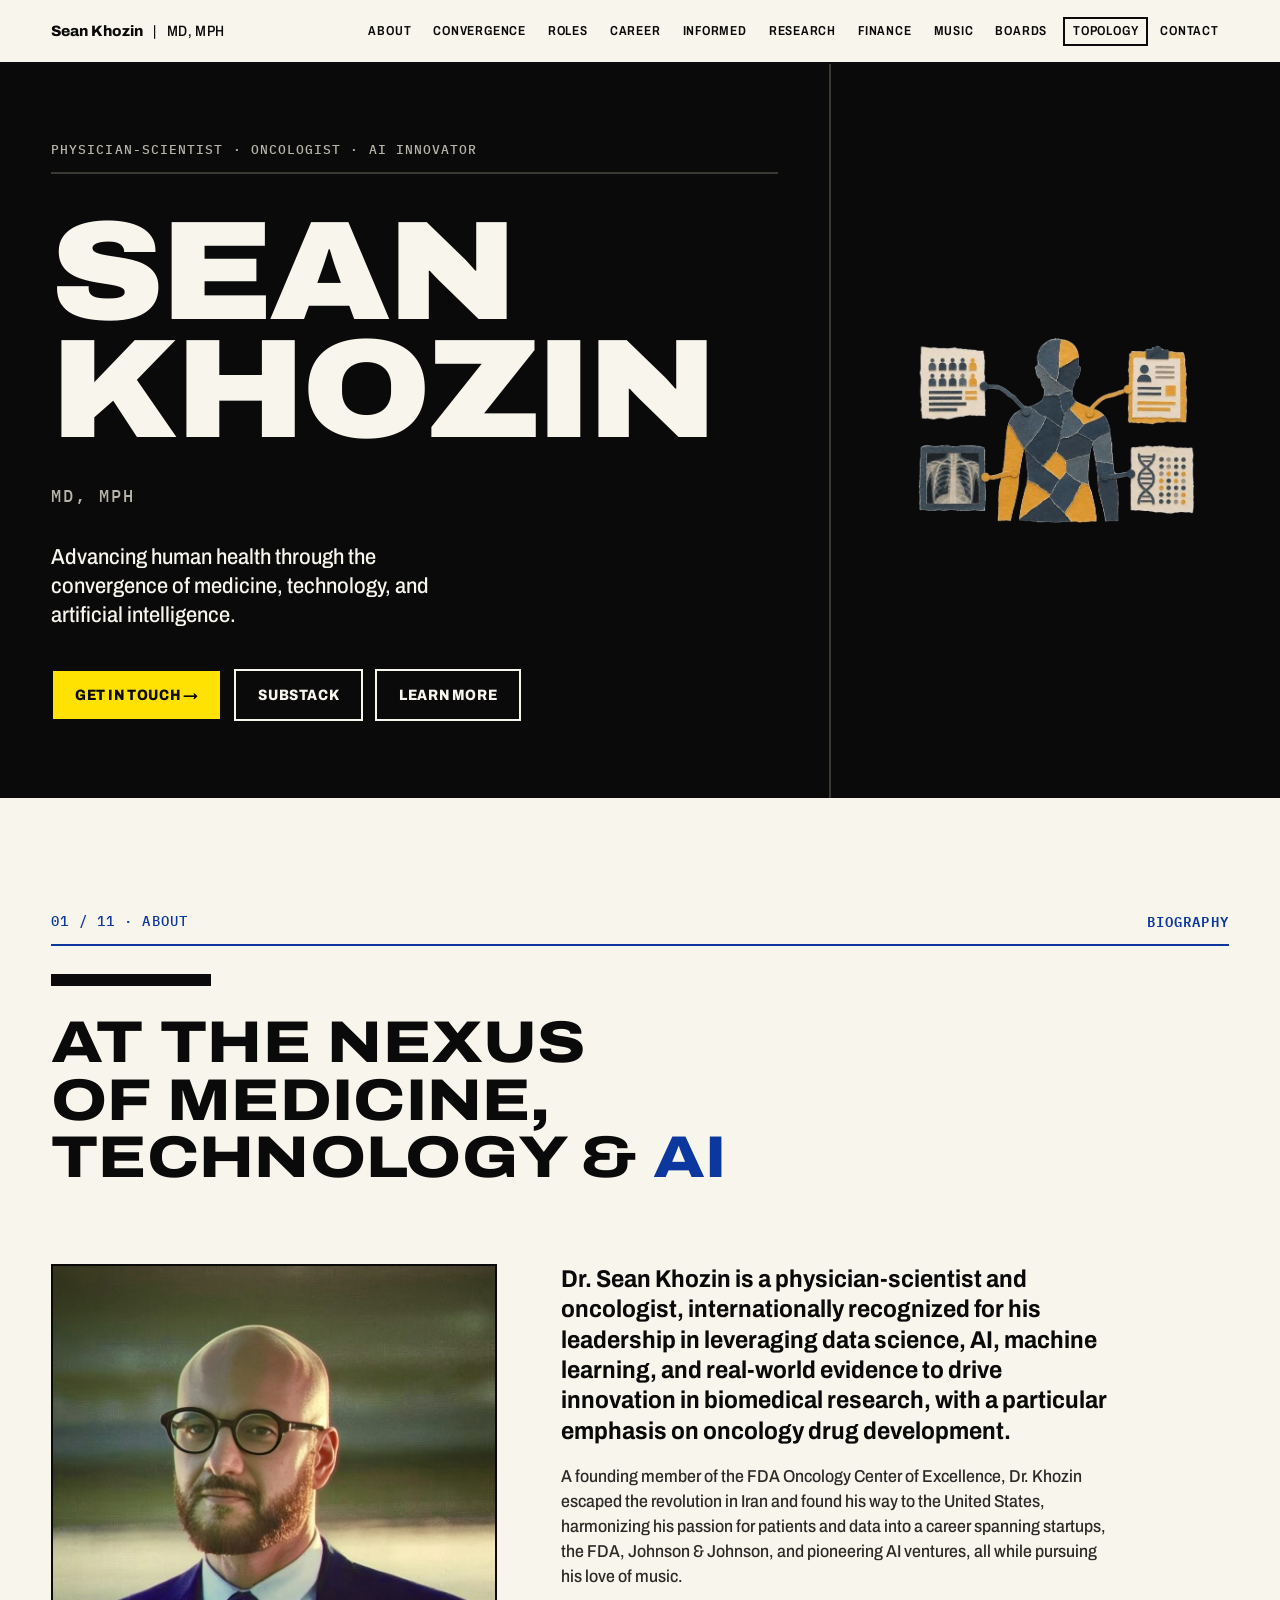
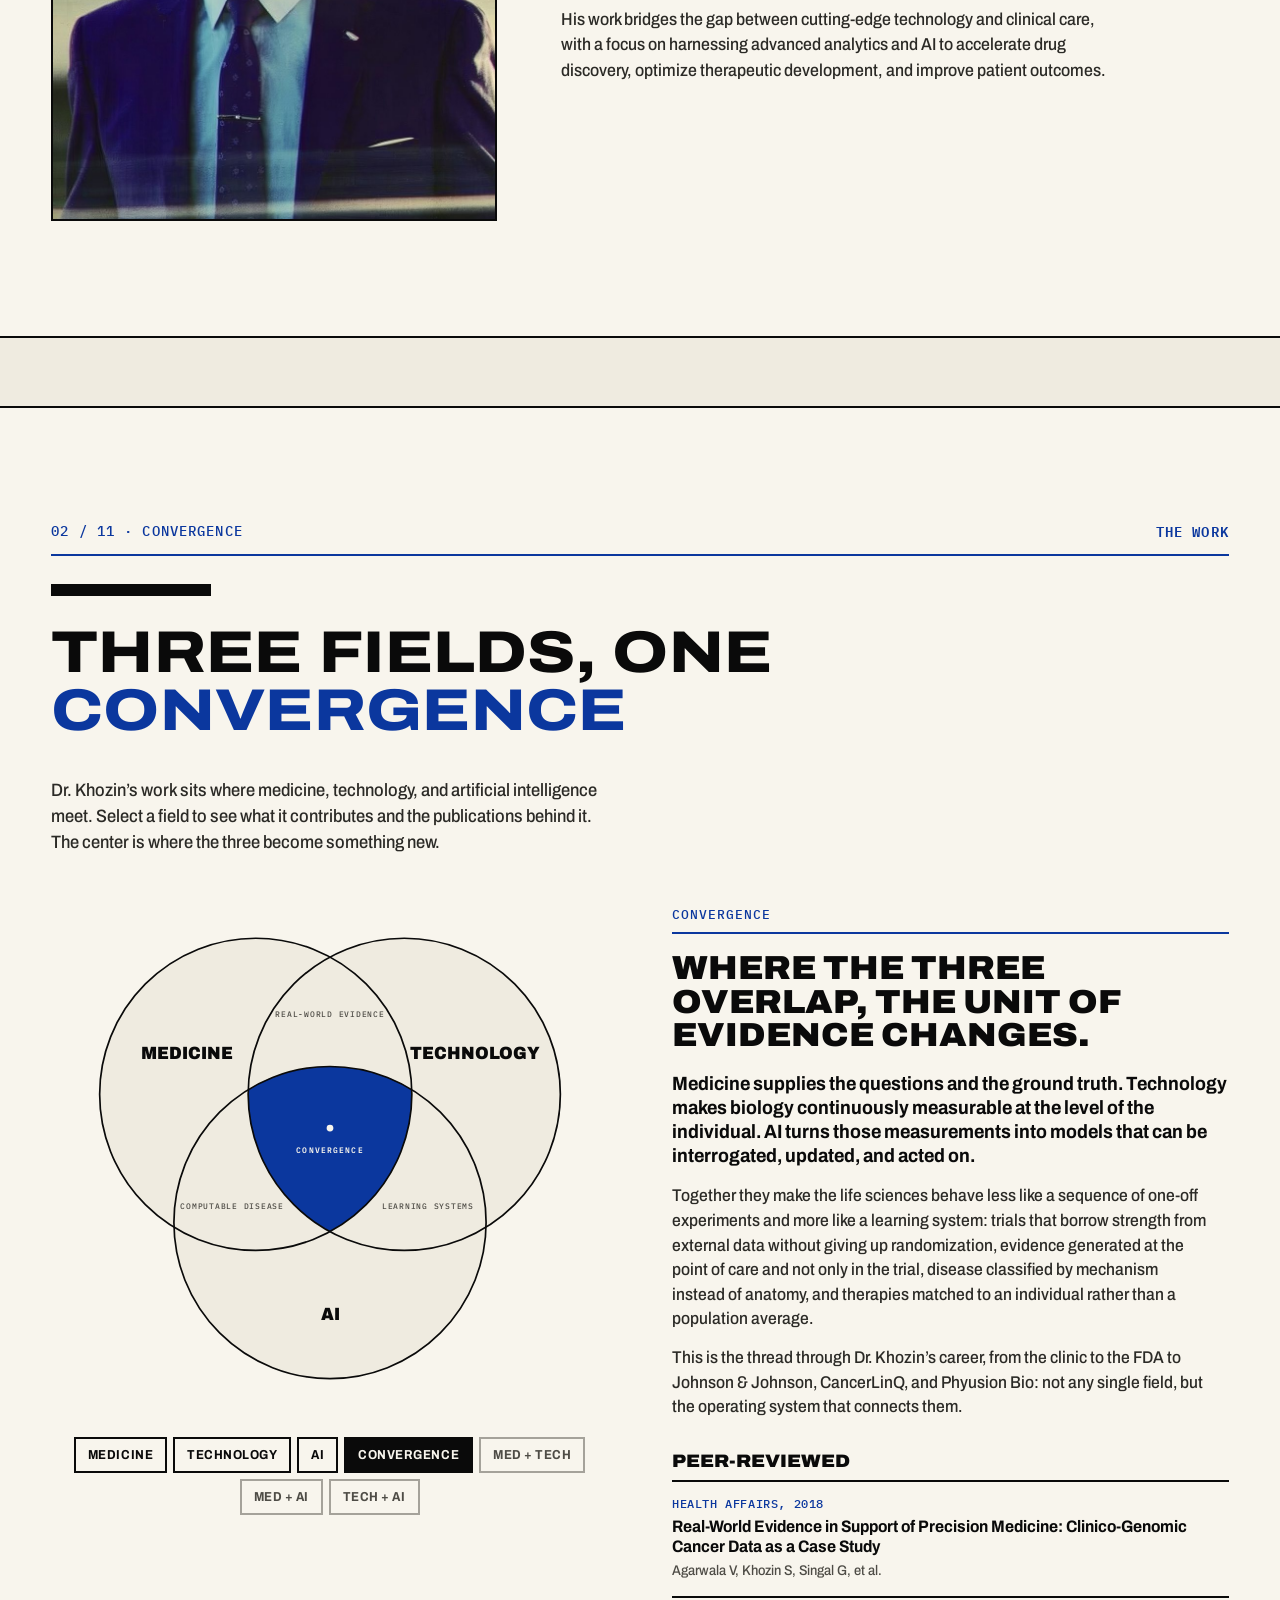
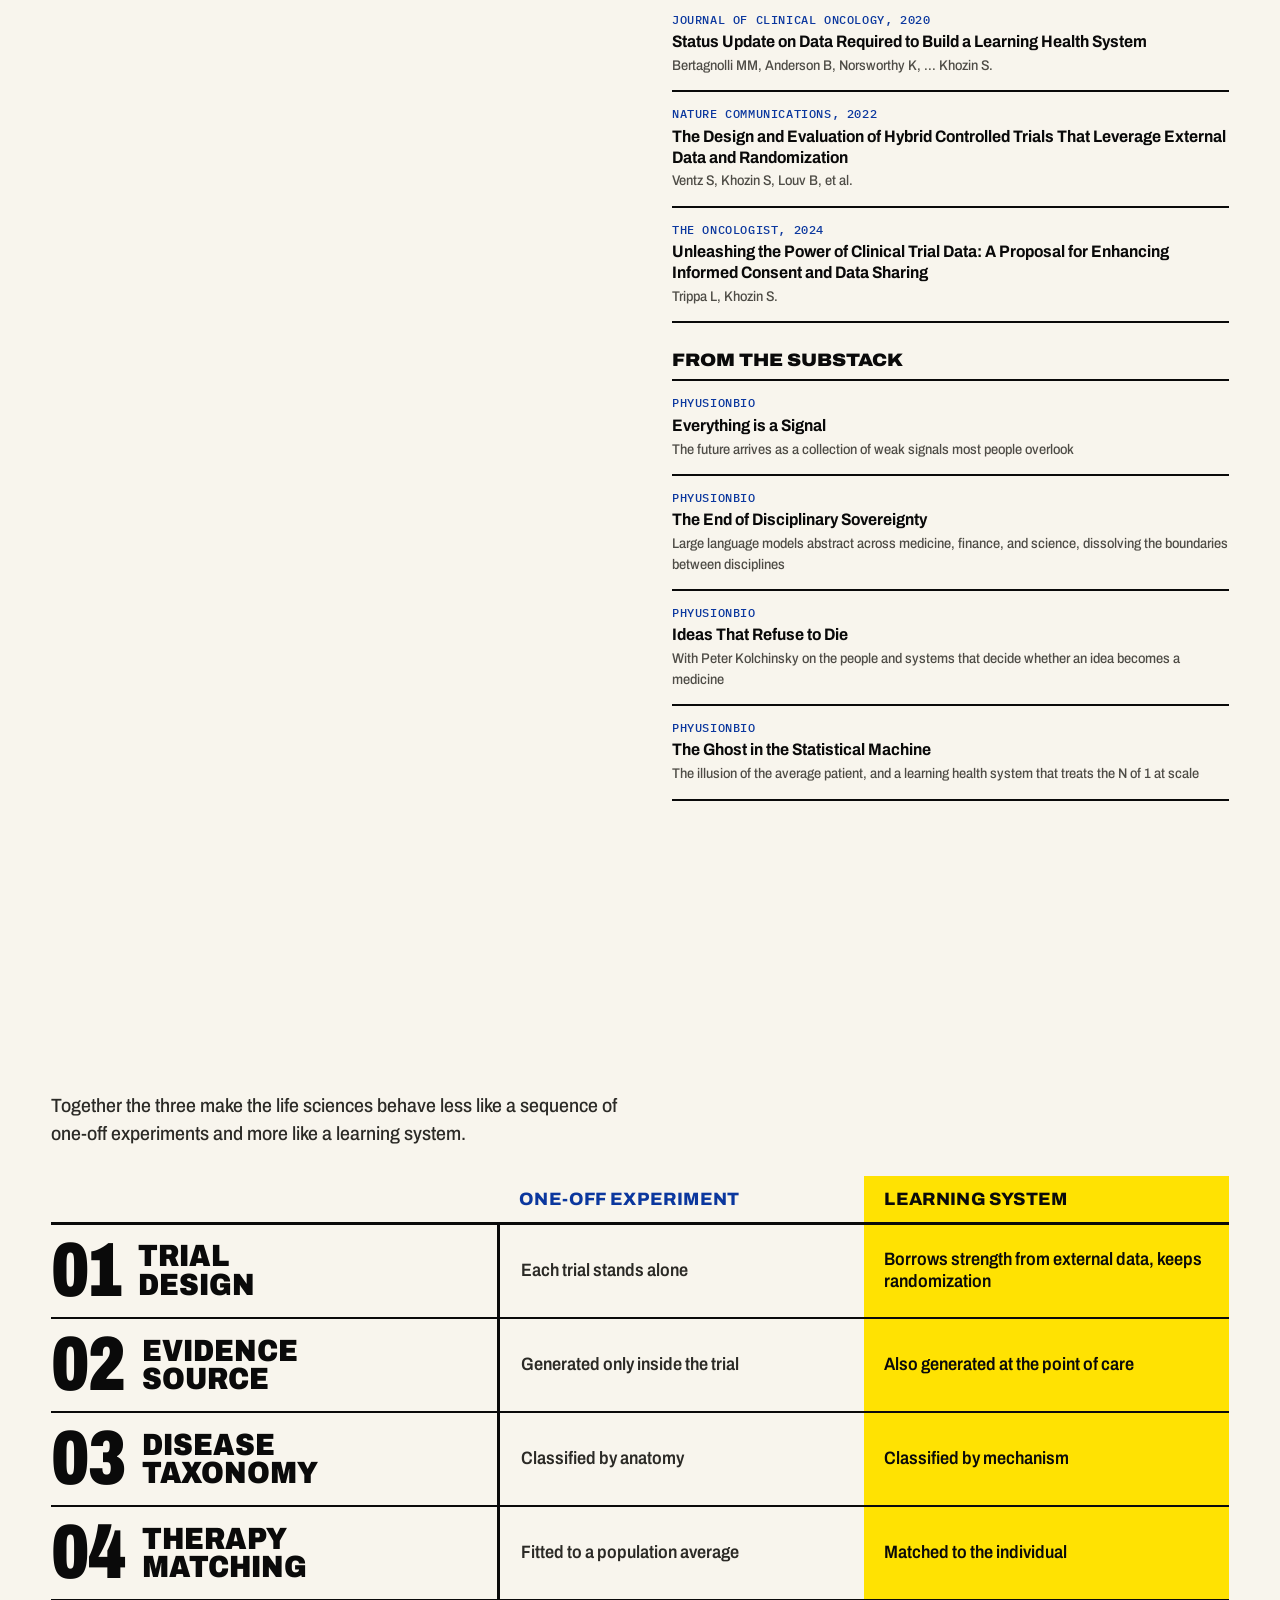
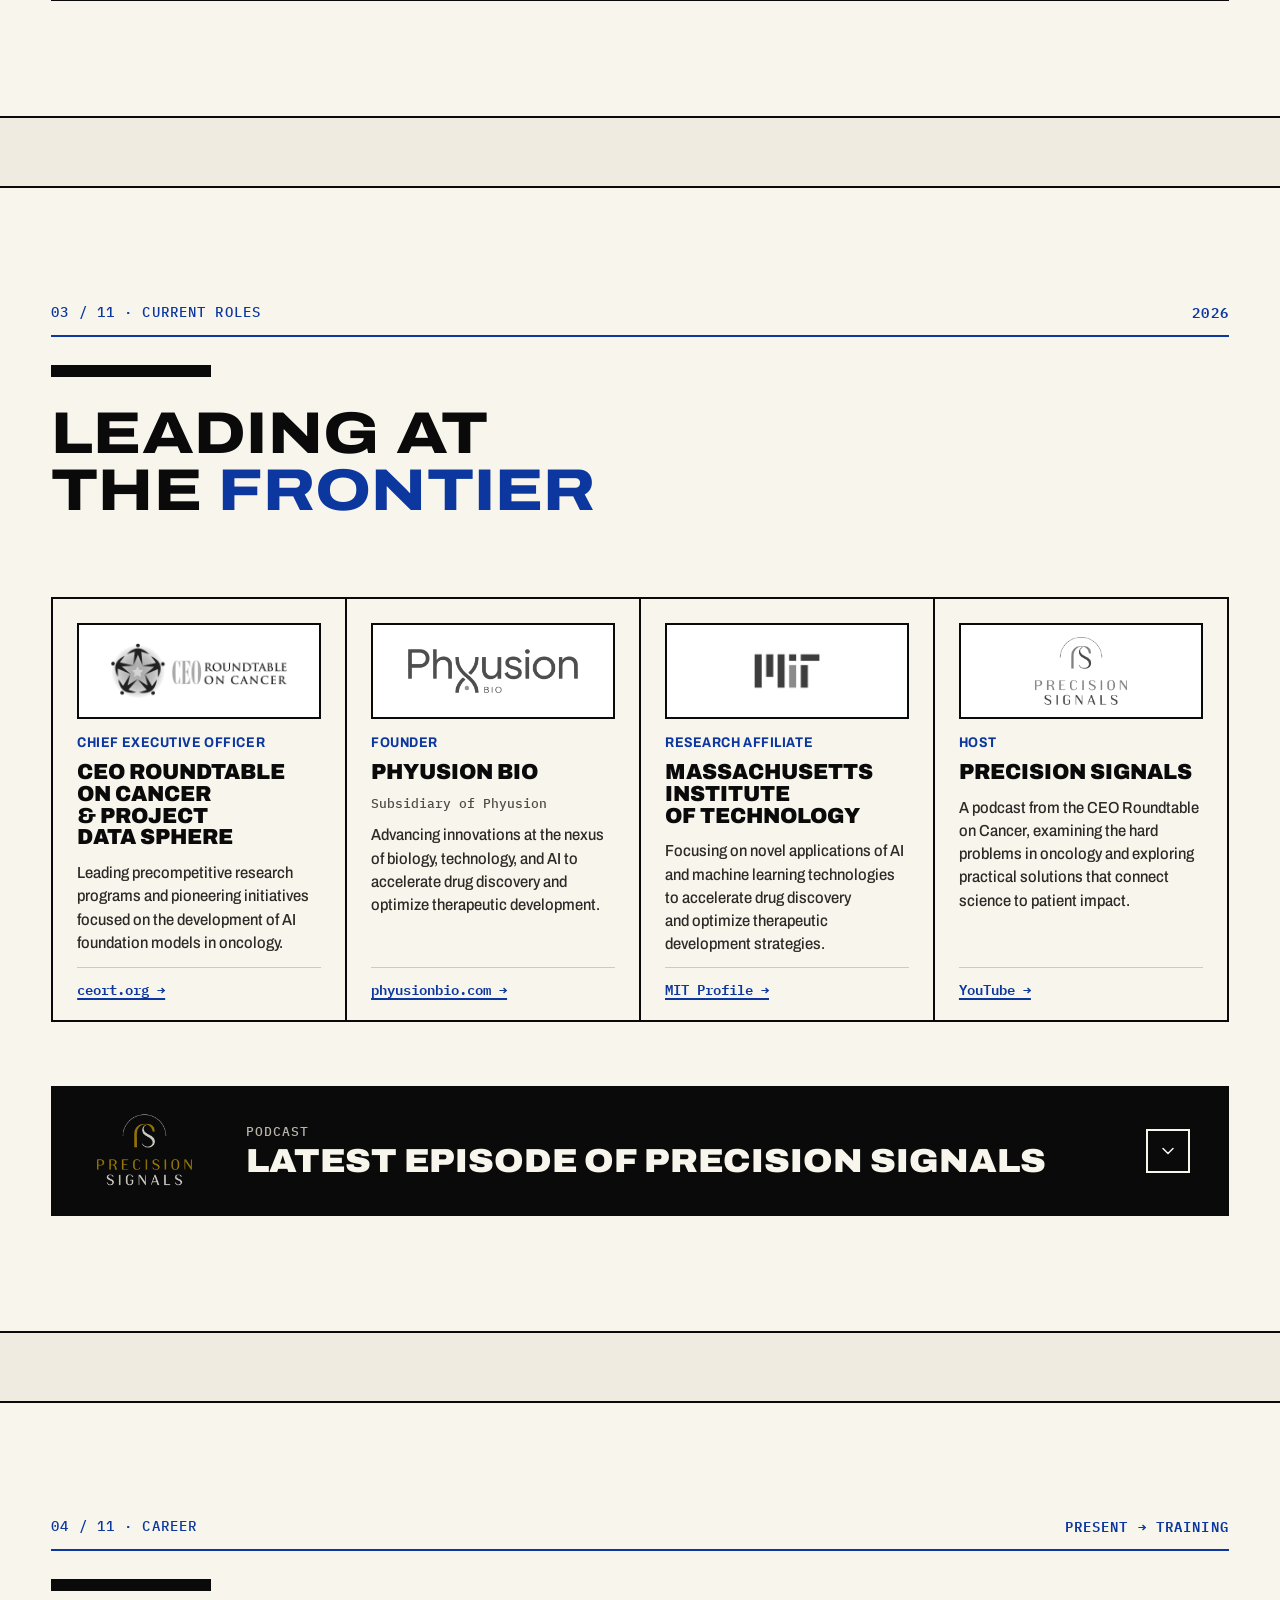
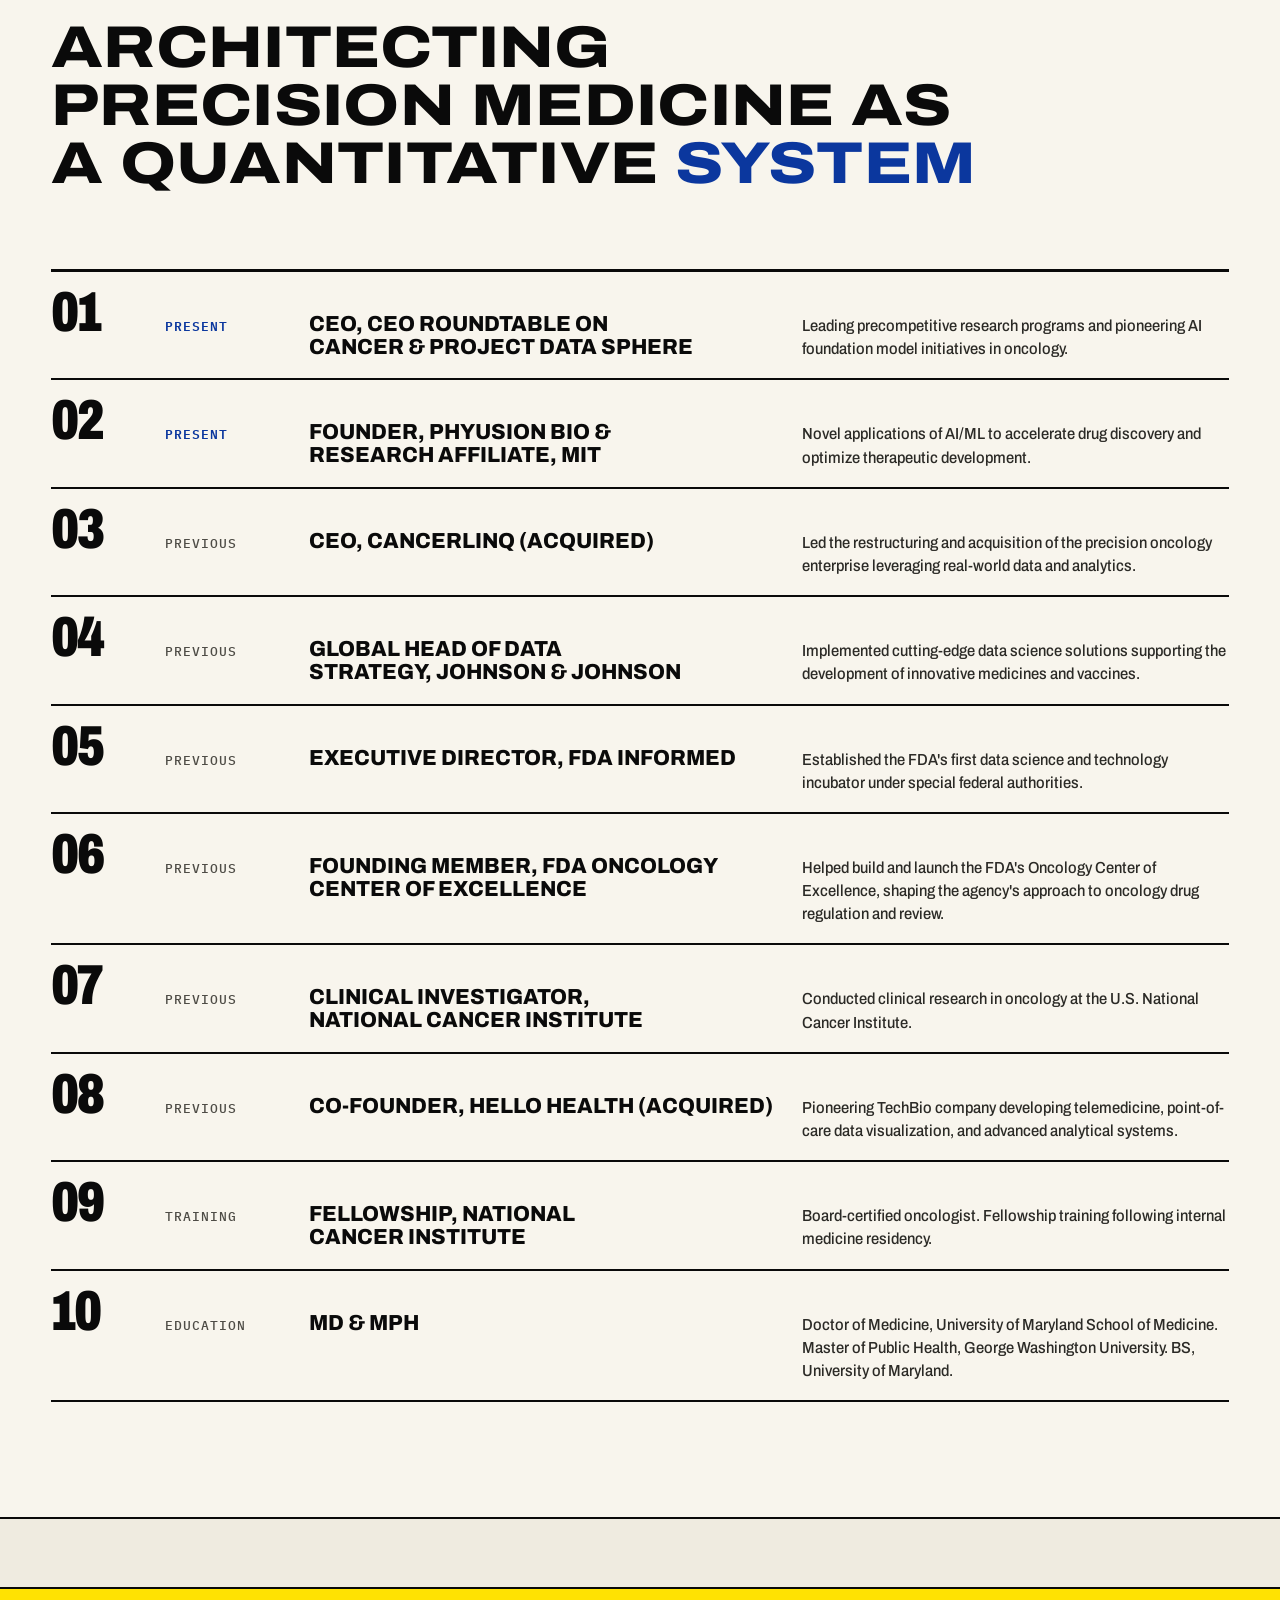
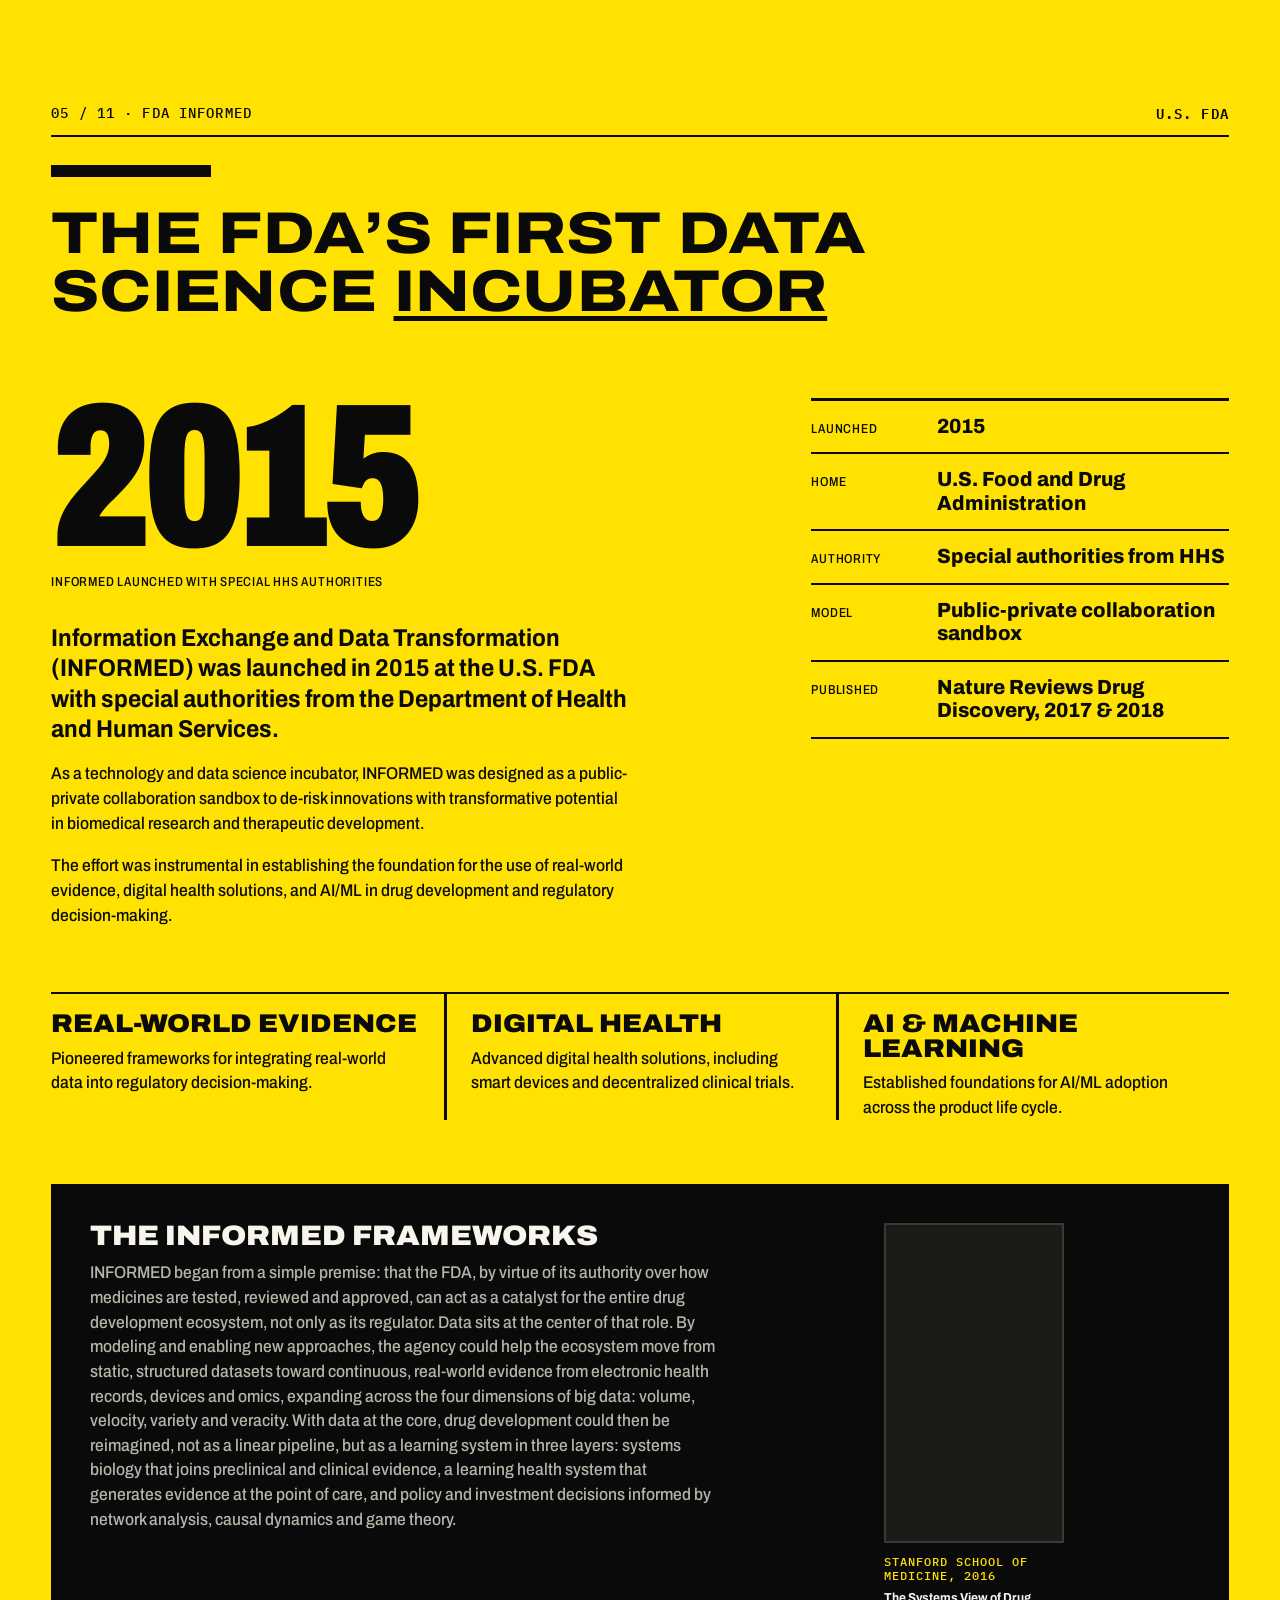
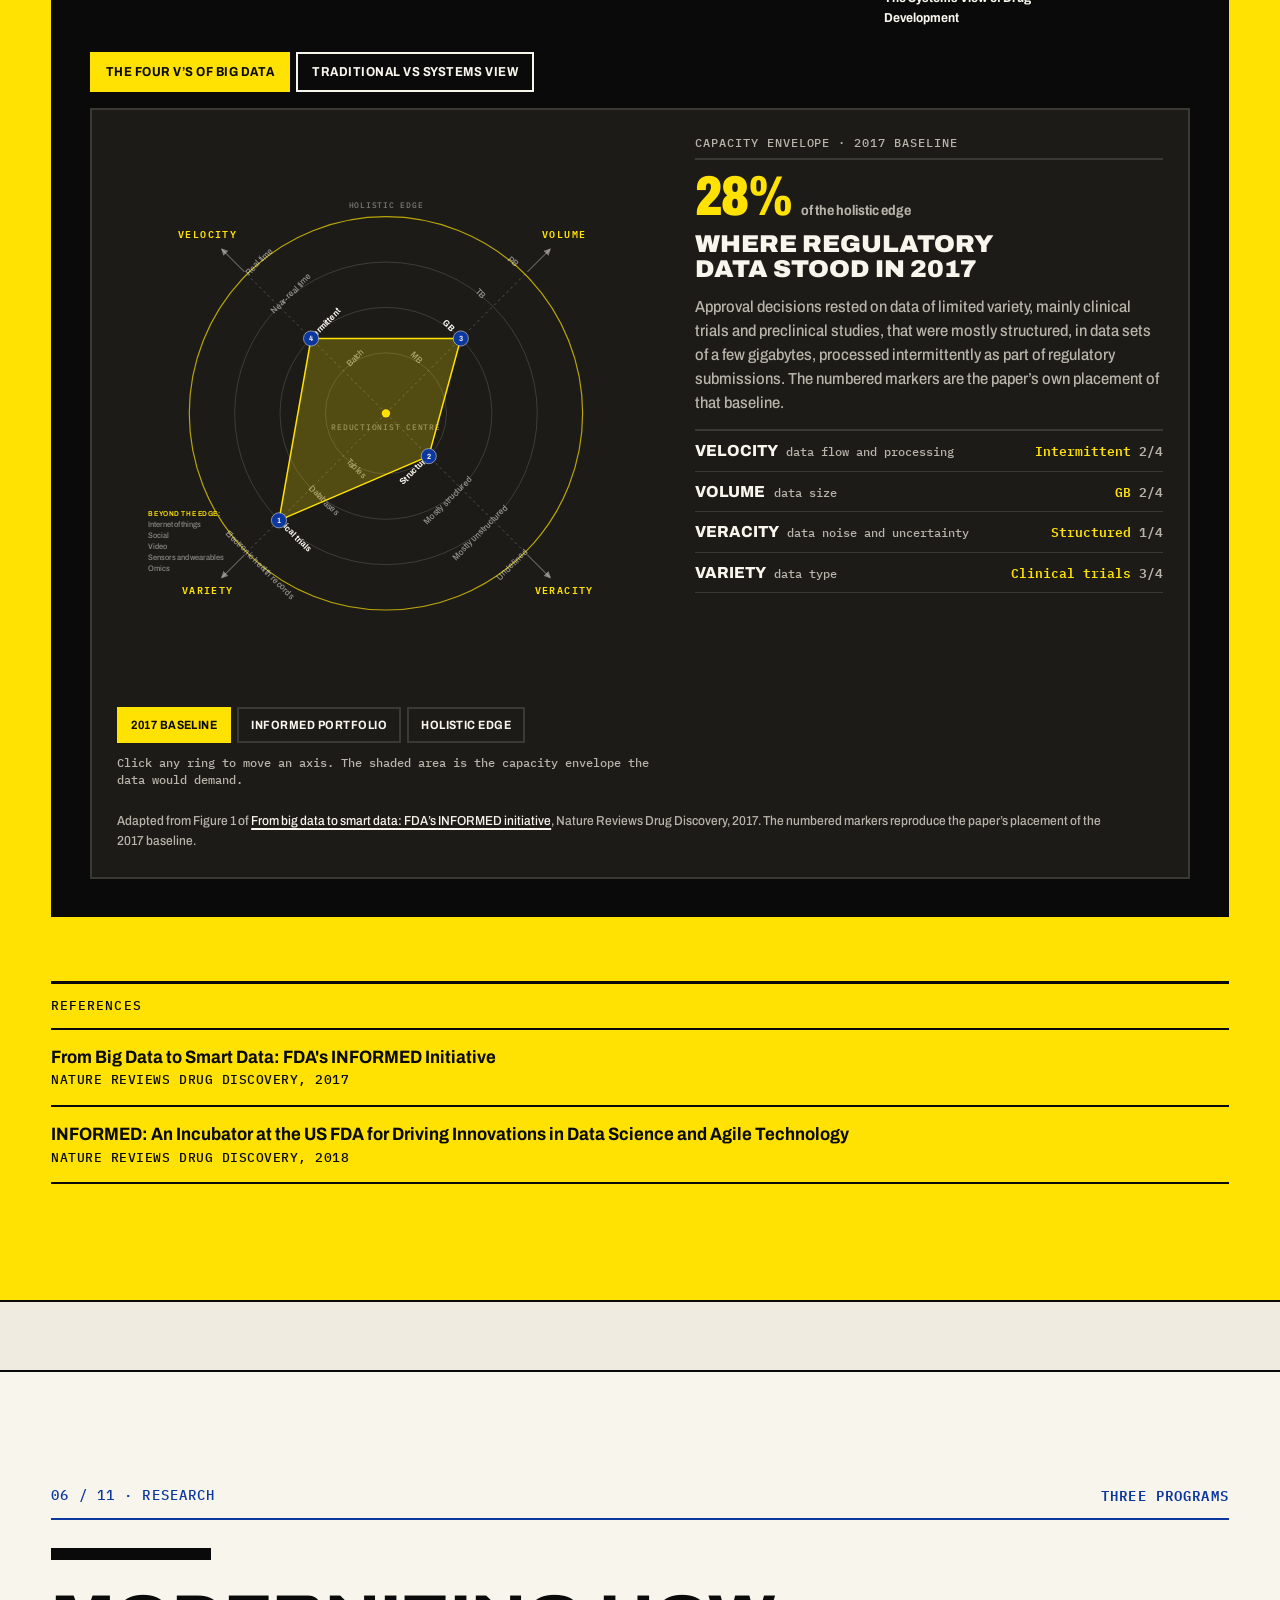
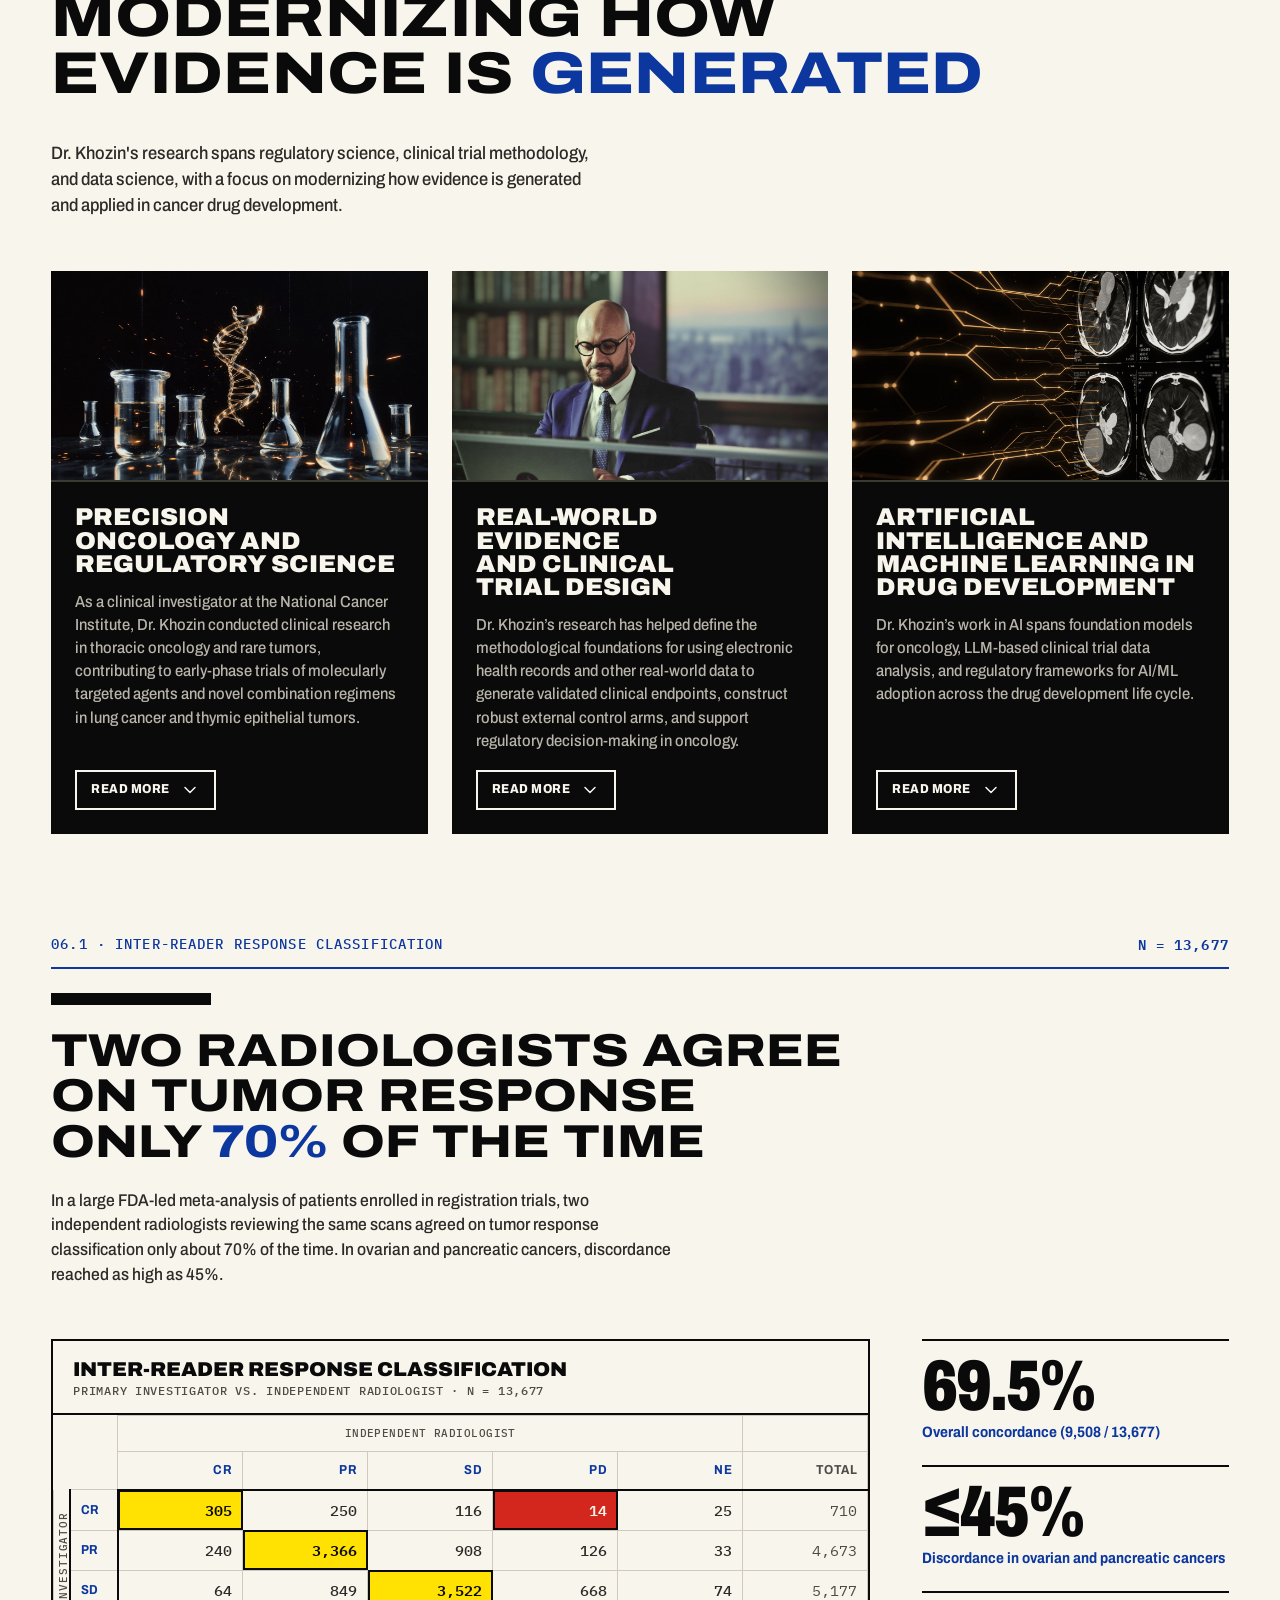
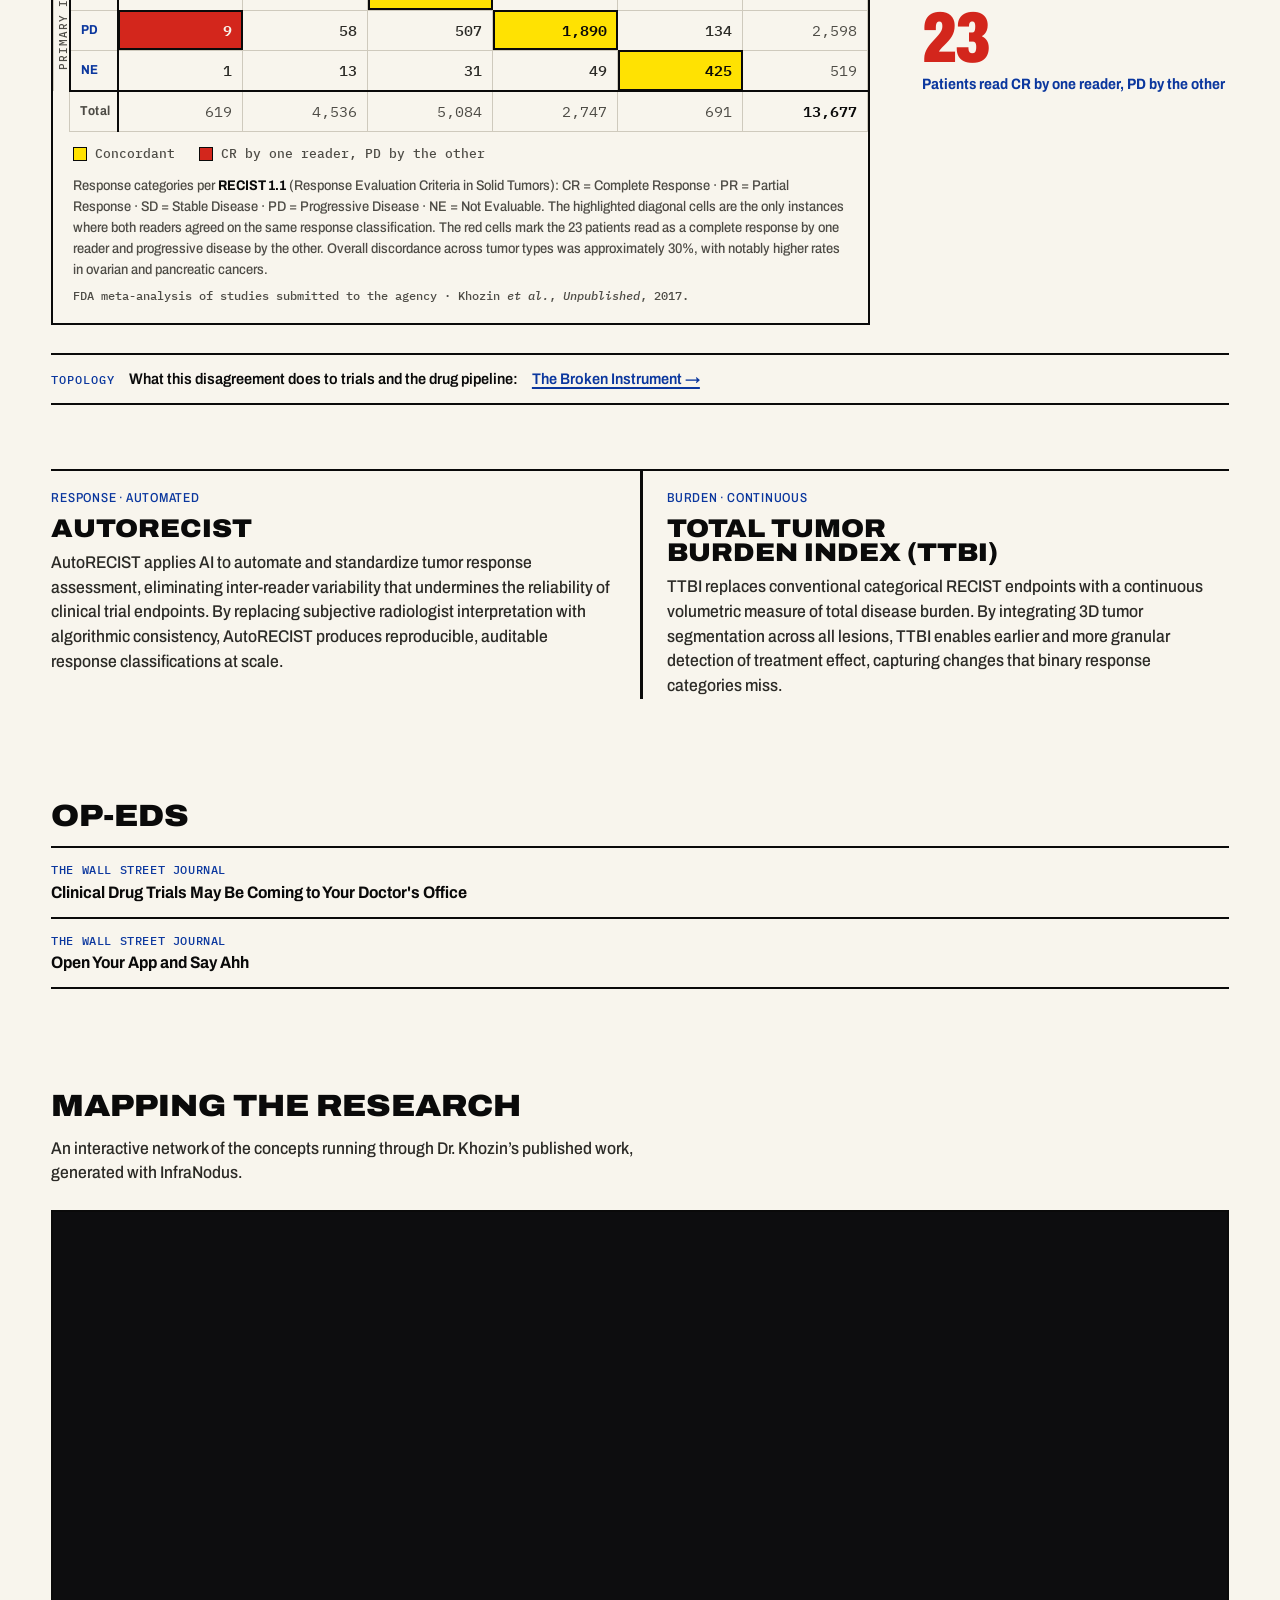
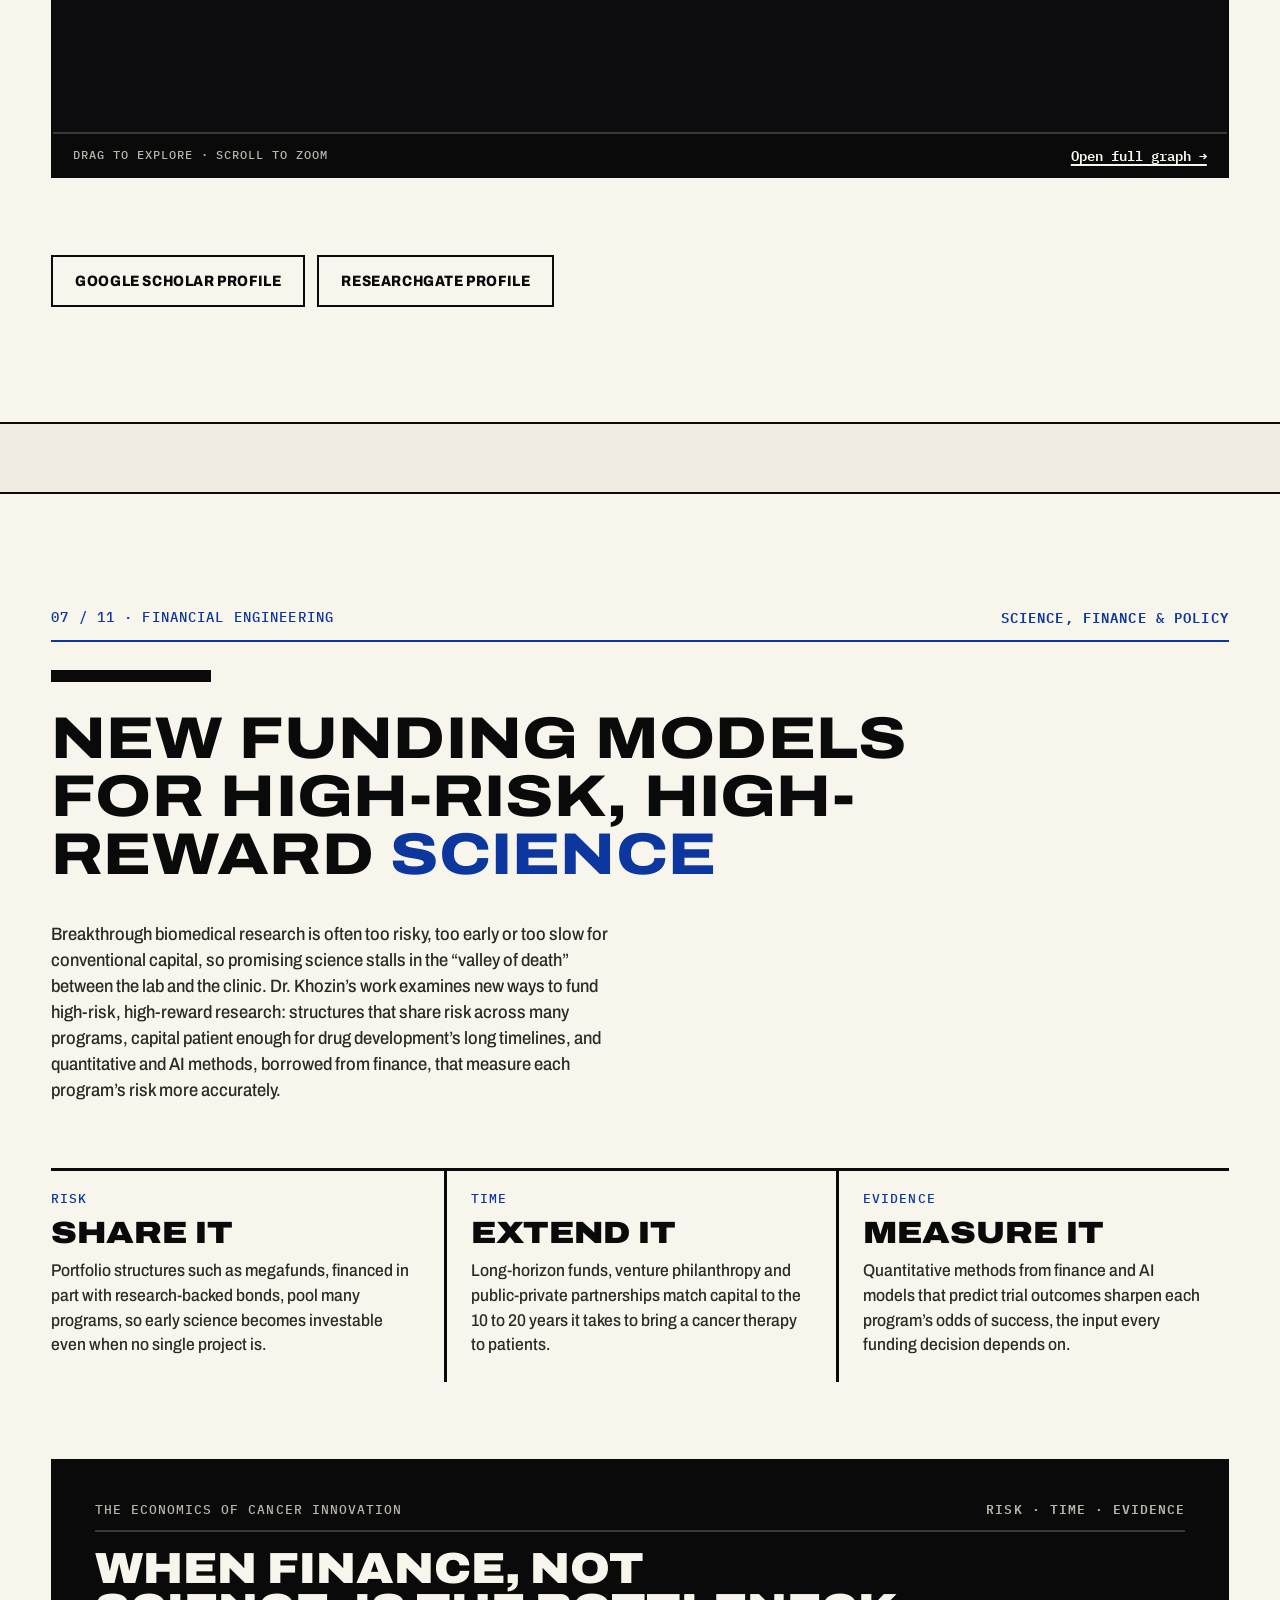
<file: index.html>
<!DOCTYPE html>
<html lang="en">
<head>
  <!-- Google Analytics -->
  <script async src="https://www.googletagmanager.com/gtag/js?id=G-8NLLMQEDLV"></script>
  <script>
    window.dataLayer = window.dataLayer || [];
    function gtag(){dataLayer.push(arguments);}
    gtag('js', new Date());
    gtag('config', 'G-8NLLMQEDLV');
  </script>

  <meta charset="UTF-8">
  <meta name="viewport" content="width=device-width, initial-scale=1.0">
  <title>Sean Khozin, MD, MPH — Physician-Scientist, Oncologist & AI Innovator</title>
  <meta name="description" content="Sean Khozin, MD, MPH — Physician-scientist, oncologist, and AI innovator. CEO of CEO Roundtable on Cancer & Project Data Sphere. Founder of Phyusion Bio. MIT Research Affiliate. Founding Member of FDA Oncology Center of Excellence.">
  <meta name="robots" content="index, follow">
  <link rel="canonical" href="https://www.seankhozin.com/">

  <!-- Open Graph -->
  <meta property="og:type" content="website">
  <meta property="og:url" content="https://www.seankhozin.com/">
  <meta property="og:title" content="Sean Khozin, MD, MPH — Physician-Scientist, Oncologist & AI Innovator">
  <meta property="og:description" content="Physician-scientist and oncologist advancing human health through the convergence of medicine, technology, and artificial intelligence. CEO of CEO Roundtable on Cancer & Project Data Sphere. Founder of Phyusion Bio.">
  <meta property="og:locale" content="en_US">
  <meta property="og:site_name" content="Sean Khozin, MD, MPH">
  <meta property="og:image" content="https://www.seankhozin.com/og-image.png">
  <meta property="og:image:width" content="1200">
  <meta property="og:image:height" content="630">
  <meta property="og:image:alt" content="Sean Khozin, MD, MPH, physician-scientist, oncologist, and AI innovator">
  <meta property="og:image" content="https://www.seankhozin.com/sean-khozin.jpg">
  <meta name="twitter:card" content="summary_large_image">
  <meta name="twitter:title" content="Sean Khozin, MD, MPH — Physician-Scientist, Oncologist & AI Innovator">
  <meta name="twitter:description" content="Physician-scientist and oncologist advancing human health through the convergence of medicine, technology, and artificial intelligence. CEO of CEO Roundtable on Cancer & Project Data Sphere. Founder of Phyusion Bio.">
  <meta name="twitter:image" content="https://www.seankhozin.com/og-image.png">
  <meta name="author" content="Sean Khozin, MD, MPH">

  <!-- Favicon -->
  <link rel="icon" href="/favicon.ico" sizes="48x48">
  <link rel="icon" href="/favicon.svg" type="image/svg+xml">
  <link rel="icon" href="/favicon-32.png" sizes="32x32" type="image/png">
  <link rel="apple-touch-icon" href="/apple-touch-icon.png">
  <meta name="theme-color" content="#0A0A0A">

  <!-- JSON-LD Structured Data -->
  <script type="application/ld+json">
  {
    "@context": "https://schema.org",
    "@graph": [
      {
        "@type": "Person",
        "@id": "https://www.seankhozin.com/#person",
        "name": "Sean Khozin",
        "givenName": "Sean",
        "familyName": "Khozin",
        "honorificSuffix": "MD, MPH",
        "alternateName": ["Dr. Sean Khozin", "Sean Khozin MD", "Sean Khozin, MD, MPH"],
        "url": "https://www.seankhozin.com/",
        "image": "https://www.seankhozin.com/sean-khozin.jpg",
        "jobTitle": "Chief Executive Officer",
        "worksFor": [
          { "@type": "Organization", "name": "CEO Roundtable on Cancer" },
          { "@type": "Organization", "name": "Project Data Sphere" },
          { "@type": "Organization", "name": "Phyusion Bio", "url": "https://phyusionbio.com/" },
          { "@type": "Organization", "name": "Massachusetts Institute of Technology" }
        ],
        "alumniOf": [
          { "@type": "CollegeOrUniversity", "name": "University of Maryland School of Medicine" },
          { "@type": "CollegeOrUniversity", "name": "George Washington University" },
          { "@type": "CollegeOrUniversity", "name": "University of Maryland" }
        ],
        "description": "Physician-scientist and oncologist advancing human health through the convergence of medicine, technology, and artificial intelligence. CEO of CEO Roundtable on Cancer and Project Data Sphere, founder of Phyusion Bio, MIT Research Affiliate, and founding member of the FDA Oncology Center of Excellence.",
        "knowsAbout": ["Oncology", "Artificial Intelligence", "Machine Learning", "Drug Discovery", "Real-World Evidence", "Data Science", "Digital Health", "Regulatory Science", "Clinical Trials", "Financial Engineering", "Biomedical Research Funding"],
        "sameAs": [
          "https://www.linkedin.com/in/seankhozin",
          "https://scholar.google.com/citations?user=R_yPHqUAAAAJ&hl=en",
          "https://www.researchgate.net/profile/Sean-Khozin",
          "https://www.youtube.com/@PrecisionSignals",
          "https://www.insights.phyusionbio.com/",
          "https://phyusionbio.com/"
        ]
      },
      {
        "@type": "WebSite",
        "@id": "https://www.seankhozin.com/#website",
        "url": "https://www.seankhozin.com/",
        "name": "Sean Khozin, MD, MPH",
        "about": { "@id": "https://www.seankhozin.com/#person" },
        "inLanguage": "en-US"
      },
      {
        "@type": "ProfilePage",
        "@id": "https://www.seankhozin.com/#profilepage",
        "url": "https://www.seankhozin.com/",
        "mainEntity": { "@id": "https://www.seankhozin.com/#person" },
        "isPartOf": { "@id": "https://www.seankhozin.com/#website" }
      }
    ]
  }
  </script>

  <link rel="preconnect" href="https://fonts.googleapis.com">
  <link rel="preconnect" href="https://fonts.gstatic.com" crossorigin>
  <link href="https://fonts.googleapis.com/css2?family=Archivo:ital,wdth,wght@0,62..125,100..900;1,62..125,100..900&family=IBM+Plex+Mono:wght@400;500;600&display=swap" rel="stylesheet">
  <link rel="stylesheet" href="styles.css?v=69">
</head>
<body>
  <!-- Navigation -->
  <nav class="nav" id="nav">
    <div class="nav-inner">
      <a href="#" class="nav-logo"><b>Sean Khozin</b><span aria-hidden="true">|</span><span class="nav-logo-sub">MD, MPH</span></a>
      <button class="nav-toggle" id="nav-toggle" aria-label="Toggle menu">
        <span></span>
        <span></span>
        <span></span>
      </button>
      <ul class="nav-links" id="nav-links">
        <li><a href="#about">About</a></li>
        <li><a href="#convergence">Convergence</a></li>
        <li><a href="#roles">Roles</a></li>
        <li><a href="#career">Career</a></li>
        <li><a href="#informed">INFORMED</a></li>
        <li><a href="#research">Research</a></li>
        <li><a href="#finance">Finance</a></li>
        <li><a href="#music">Music</a></li>
        <li><a href="#boards">Boards</a></li>
        <li><a href="topology/" class="nav-page">Topology</a></li>
        <li><a href="#contact">Contact</a></li>
      </ul>
    </div>
  </nav>

  <!-- Hero -->
  <header class="hero" id="hero">
    <div class="hero-inner">
      <div class="hero-content">
        <div class="hero-eyebrow"><span>Physician-Scientist &middot; Oncologist &middot; AI Innovator</span></div>
        <h1 class="hero-name"><span>Sean</span> <span>Khozin</span></h1>
        <p class="hero-title">MD, MPH</p>
        <p class="hero-subtitle">Advancing human health through the convergence of medicine, technology, and artificial intelligence.</p>
        <div class="hero-cta">
          <a href="#contact" class="btn btn-highlight">Get in Touch &rarr;</a>
          <a href="https://www.insights.phyusionbio.com/" class="btn btn-outline" target="_blank" rel="noopener">Substack</a>
          <a href="#about" class="btn btn-outline">Learn More</a>
        </div>
      </div>
      <figure class="hero-figure">
        <img src="whole-patient.jpg" alt="Paper collage of a patient assembled from imaging, genomic and clinical records" width="807" height="454" fetchpriority="high">
      </figure>
    </div>
  </header>

  <!-- About -->
  <section class="section section-about" id="about">
    <div class="container">
      <div class="section-header">
        <div class="section-tag"><span class="section-label">01 / 11 &middot; About</span><b>Biography</b></div>
        <h2 class="section-title">At the nexus of medicine, technology &amp; <em>AI</em></h2>
      </div>
      <div class="about-portrait-grid">
        <div class="about-photo">
          <div class="about-photo-frame">
            <img src="sean-khozin-portrait.jpg" alt="Dr. Sean Khozin" width="900" height="1600" loading="lazy" decoding="async">
          </div>
        </div>
        <div class="about-body">
          <div class="about-text">
            <p class="lead">Dr. Sean Khozin is a physician-scientist and oncologist, internationally recognized for his leadership in leveraging data science, AI, machine learning, and real-world evidence to drive innovation in biomedical research, with a particular emphasis on oncology drug development.</p>
            <p>A founding member of the FDA Oncology Center of Excellence, Dr. Khozin escaped the revolution in Iran and found his way to the United States, harmonizing his passion for patients and data into a career spanning startups, the FDA, Johnson &amp; Johnson, and pioneering AI ventures, all while pursuing his love of music.</p>
            <p>His work bridges the gap between cutting-edge technology and clinical care, with a focus on harnessing advanced analytics and AI to accelerate drug discovery, optimize therapeutic development, and improve patient outcomes.</p>
          </div>
        </div>
      </div>
    </div>
  </section>

  <div class="section-band" data-band="neural"><canvas class="band-canvas"></canvas></div>

  <!-- Convergence -->
  <section class="section section-convergence" id="convergence">
    <div class="container">
      <div class="section-header">
        <div class="section-tag"><span class="section-label">02 / 11 &middot; Convergence</span><b>The work</b></div>
        <h2 class="section-title">Three fields, one <em>convergence</em></h2>
      </div>
      <p class="convergence-lead">Dr. Khozin’s work sits where medicine, technology, and artificial intelligence meet. Select a field to see what it contributes and the publications behind it. The center is where the three become something new.</p>

      <div class="convergence-grid">
        <div class="convergence-figure">
          <svg class="venn" viewBox="0 0 640 600" role="group" aria-label="Venn diagram of medicine, technology, and AI">
            <defs>
              <circle id="venn-a" cx="232" cy="222" r="185"/>
              <circle id="venn-b" cx="408" cy="222" r="185"/>
              <circle id="venn-c" cx="320" cy="374" r="185"/>
              <clipPath id="venn-ka"><use href="#venn-a"/></clipPath>
              <clipPath id="venn-kb"><use href="#venn-b"/></clipPath>
              <mask id="venn-not-bc" maskUnits="userSpaceOnUse" x="0" y="0" width="640" height="600"><rect width="640" height="600" fill="#fff"/><use href="#venn-b" fill="#000"/><use href="#venn-c" fill="#000"/></mask>
              <mask id="venn-not-ac" maskUnits="userSpaceOnUse" x="0" y="0" width="640" height="600"><rect width="640" height="600" fill="#fff"/><use href="#venn-a" fill="#000"/><use href="#venn-c" fill="#000"/></mask>
              <mask id="venn-not-ab" maskUnits="userSpaceOnUse" x="0" y="0" width="640" height="600"><rect width="640" height="600" fill="#fff"/><use href="#venn-a" fill="#000"/><use href="#venn-b" fill="#000"/></mask>
              <mask id="venn-not-a" maskUnits="userSpaceOnUse" x="0" y="0" width="640" height="600"><rect width="640" height="600" fill="#fff"/><use href="#venn-a" fill="#000"/></mask>
              <mask id="venn-not-b" maskUnits="userSpaceOnUse" x="0" y="0" width="640" height="600"><rect width="640" height="600" fill="#fff"/><use href="#venn-b" fill="#000"/></mask>
              <mask id="venn-not-c" maskUnits="userSpaceOnUse" x="0" y="0" width="640" height="600"><rect width="640" height="600" fill="#fff"/><use href="#venn-c" fill="#000"/></mask>
            </defs>

            <g class="venn-region" data-region="med" role="button" tabindex="0" aria-label="Medicine">
              <use href="#venn-a" mask="url(#venn-not-bc)"/>
              <text class="venn-node-label" x="150" y="180" text-anchor="middle">Medicine</text>
            </g>
            <g class="venn-region" data-region="tech" role="button" tabindex="0" aria-label="Technology">
              <use href="#venn-b" mask="url(#venn-not-ac)"/>
              <text class="venn-node-label" x="492" y="180" text-anchor="middle">Technology</text>
            </g>
            <g class="venn-region" data-region="ai" role="button" tabindex="0" aria-label="Artificial intelligence">
              <use href="#venn-c" mask="url(#venn-not-ab)"/>
              <text class="venn-node-label" x="320" y="490" text-anchor="middle">AI</text>
            </g>

            <g class="venn-region" data-region="med-tech" role="button" tabindex="0" aria-label="Medicine and technology">
              <g clip-path="url(#venn-ka)"><use href="#venn-b" mask="url(#venn-not-c)"/></g>
              <text class="venn-pair-label" x="320" y="130" text-anchor="middle">Real-World Evidence</text>
            </g>
            <g class="venn-region" data-region="med-ai" role="button" tabindex="0" aria-label="Medicine and AI">
              <g clip-path="url(#venn-ka)"><use href="#venn-c" mask="url(#venn-not-b)"/></g>
              <text class="venn-pair-label" x="204" y="358" text-anchor="middle">Computable Disease</text>
            </g>
            <g class="venn-region" data-region="tech-ai" role="button" tabindex="0" aria-label="Technology and AI">
              <g clip-path="url(#venn-kb)"><use href="#venn-c" mask="url(#venn-not-a)"/></g>
              <text class="venn-pair-label" x="436" y="358" text-anchor="middle">Learning Systems</text>
            </g>

            <g class="venn-region selected" data-region="core" role="button" tabindex="0" aria-label="Convergence">
              <g clip-path="url(#venn-ka)"><g clip-path="url(#venn-kb)"><use href="#venn-c"/></g></g>
              <circle class="venn-center-dot" cx="320" cy="262" r="4"/>
              <text class="venn-center-label" x="320" y="292" text-anchor="middle">Convergence</text>
            </g>

            <use class="venn-outline" href="#venn-a"/>
            <use class="venn-outline" href="#venn-b"/>
            <use class="venn-outline" href="#venn-c"/>
          </svg>

          <div class="venn-pills" aria-label="Choose a region">
            <button class="venn-pill" data-region="med" aria-pressed="false" type="button">Medicine</button>
            <button class="venn-pill" data-region="tech" aria-pressed="false" type="button">Technology</button>
            <button class="venn-pill" data-region="ai" aria-pressed="false" type="button">AI</button>
            <button class="venn-pill" data-region="core" aria-pressed="true" type="button">Convergence</button>
            <button class="venn-pill venn-pill-pair" data-region="med-tech" aria-pressed="false" type="button">Med + Tech</button>
            <button class="venn-pill venn-pill-pair" data-region="med-ai" aria-pressed="false" type="button">Med + AI</button>
            <button class="venn-pill venn-pill-pair" data-region="tech-ai" aria-pressed="false" type="button">Tech + AI</button>
          </div>
        </div>

        <div class="convergence-panel" id="convergence-panel" aria-live="polite"><div class="convergence-fade"><span class="convergence-tag">Convergence</span><h3 class="convergence-title">Where the three overlap, the unit of evidence changes.</h3><p class="lead">Medicine supplies the questions and the ground truth. Technology makes biology continuously measurable at the level of the individual. AI turns those measurements into models that can be interrogated, updated, and acted on.</p><p>Together they make the life sciences behave less like a sequence of one-off experiments and more like a learning system: trials that borrow strength from external data without giving up randomization, evidence generated at the point of care and not only in the trial, disease classified by mechanism instead of anatomy, and therapies matched to an individual rather than a population average.</p><p>This is the thread through Dr. Khozin’s career, from the clinic to the FDA to Johnson &amp; Johnson, CancerLinQ, and Phyusion Bio: not any single field, but the operating system that connects them.</p><div class="convergence-refs"><h4>Peer-Reviewed</h4><div class="research-pub-list"><a href="https://doi.org/10.1377/hlthaff.2017.1579" class="research-pub" target="_blank" rel="noopener"><span class="research-journal">Health Affairs, 2018</span><span class="research-pub-title">Real-World Evidence in Support of Precision Medicine: Clinico-Genomic Cancer Data as a Case Study</span><span class="research-pub-authors">Agarwala V, Khozin S, Singal G, et al.</span></a><a href="https://doi.org/10.1200/JCO.19.03094" class="research-pub" target="_blank" rel="noopener"><span class="research-journal">Journal of Clinical Oncology, 2020</span><span class="research-pub-title">Status Update on Data Required to Build a Learning Health System</span><span class="research-pub-authors">Bertagnolli MM, Anderson B, Norsworthy K, ... Khozin S.</span></a><a href="https://doi.org/10.1038/s41467-022-33192-1" class="research-pub" target="_blank" rel="noopener"><span class="research-journal">Nature Communications, 2022</span><span class="research-pub-title">The Design and Evaluation of Hybrid Controlled Trials That Leverage External Data and Randomization</span><span class="research-pub-authors">Ventz S, Khozin S, Louv B, et al.</span></a><a href="https://doi.org/10.1093/oncolo/oyae138" class="research-pub" target="_blank" rel="noopener"><span class="research-journal">The Oncologist, 2024</span><span class="research-pub-title">Unleashing the Power of Clinical Trial Data: A Proposal for Enhancing Informed Consent and Data Sharing</span><span class="research-pub-authors">Trippa L, Khozin S.</span></a></div></div><div class="convergence-refs substack"><h4>From the Substack</h4><div class="research-pub-list"><a href="https://www.insights.phyusionbio.com/p/everything-is-a-signal" class="research-pub" target="_blank" rel="noopener"><span class="research-journal">PhyusionBio</span><span class="research-pub-title">Everything is a Signal</span><span class="research-pub-authors">The future arrives as a collection of weak signals most people overlook</span></a><a href="https://www.insights.phyusionbio.com/p/the-end-of-disciplinary-sovereignty" class="research-pub" target="_blank" rel="noopener"><span class="research-journal">PhyusionBio</span><span class="research-pub-title">The End of Disciplinary Sovereignty</span><span class="research-pub-authors">Large language models abstract across medicine, finance, and science, dissolving the boundaries between disciplines</span></a><a href="https://www.insights.phyusionbio.com/p/ideas-that-refuse-to-die" class="research-pub" target="_blank" rel="noopener"><span class="research-journal">PhyusionBio</span><span class="research-pub-title">Ideas That Refuse to Die</span><span class="research-pub-authors">With Peter Kolchinsky on the people and systems that decide whether an idea becomes a medicine</span></a><a href="https://www.insights.phyusionbio.com/p/the-ghost-in-the-statistical-machine" class="research-pub" target="_blank" rel="noopener"><span class="research-journal">PhyusionBio</span><span class="research-pub-title">The Ghost in the Statistical Machine</span><span class="research-pub-authors">The illusion of the average patient, and a learning health system that treats the N of 1 at scale</span></a></div></div></div></div>
      </div>

      <div class="compare">
        <p class="compare-lead">Together the three make the life sciences behave less like a sequence of one-off experiments and more like a learning system.</p>
        <table class="compare-table">
          <caption class="visually-hidden">How evidence is generated: one-off experiments compared with a learning system</caption>
          <thead>
            <tr>
              <th scope="col"><span class="visually-hidden">Dimension</span></th>
              <th scope="col">One-off experiment</th>
              <th scope="col" class="is-point">Learning system</th>
            </tr>
          </thead>
          <tbody>
            <tr>
              <th scope="row"><span class="compare-idx">01</span><span class="compare-name">Trial design</span></th>
              <td>Each trial stands alone</td>
              <td class="is-point">Borrows strength from external data, keeps randomization</td>
            </tr>
            <tr>
              <th scope="row"><span class="compare-idx">02</span><span class="compare-name">Evidence source</span></th>
              <td>Generated only inside the trial</td>
              <td class="is-point">Also generated at the point of care</td>
            </tr>
            <tr>
              <th scope="row"><span class="compare-idx">03</span><span class="compare-name">Disease taxonomy</span></th>
              <td>Classified by anatomy</td>
              <td class="is-point">Classified by mechanism</td>
            </tr>
            <tr>
              <th scope="row"><span class="compare-idx">04</span><span class="compare-name">Therapy matching</span></th>
              <td>Fitted to a population average</td>
              <td class="is-point">Matched to the individual</td>
            </tr>
          </tbody>
        </table>
      </div>
    </div>
  </section>

  <div class="section-band" data-band="formula"><canvas class="band-canvas"></canvas></div>

  <!-- Current Roles -->
  <section class="section section-roles" id="roles">
    <div class="container">
      <div class="section-header">
        <div class="section-tag"><span class="section-label">03 / 11 &middot; Current roles</span><b>2026</b></div>
        <h2 class="section-title">Leading at the <em>frontier</em></h2>
      </div>
      <div class="roles-grid">
        <div class="role-card">
          <div class="role-logo">
            <img src="ceo.png" alt="CEO Roundtable on Cancer logo" width="760" height="240" loading="lazy" decoding="async">
          </div>
          <h3>CEO Roundtable on Cancer &amp; Project Data Sphere</h3>
          <p class="role-position">Chief Executive Officer</p>
          <p>Leading precompetitive research programs and pioneering initiatives focused on the development of AI foundation models in oncology.</p>
          <div class="role-links">
            <a href="https://www.ceort.org/" class="role-link" target="_blank" rel="noopener">ceort.org &rarr;</a>
          </div>
        </div>
        <div class="role-card">
          <div class="role-logo">
            <img src="phyusion.png?v=33" alt="Phyusion Bio logo" class="logo-wordmark" width="1200" height="312" loading="lazy" decoding="async">
          </div>
          <h3>Phyusion Bio</h3>
          <p class="role-position">Founder</p>
          <p class="role-parent">Subsidiary of Phyusion</p>
          <p>Advancing innovations at the nexus of biology, technology, and AI to accelerate drug discovery and optimize therapeutic development.</p>
          <div class="role-links">
            <a href="https://phyusionbio.com/" class="role-link" target="_blank" rel="noopener">phyusionbio.com &rarr;</a>
          </div>
        </div>
        <div class="role-card">
          <div class="role-logo">
            <img src="mit.png" alt="MIT logo" width="3000" height="2000" loading="lazy" decoding="async">
          </div>
          <h3>Massachusetts Institute of Technology</h3>
          <p class="role-position">Research Affiliate</p>
          <p>Focusing on novel applications of AI and machine learning technologies to accelerate drug discovery and optimize therapeutic development strategies.</p>
          <div class="role-links">
            <a href="https://sites.mit.edu/khozin/" class="role-link" target="_blank" rel="noopener">MIT Profile &rarr;</a>
          </div>
        </div>
        <div class="role-card">
          <div class="role-logo">
            <img src="precision.png?v=33" alt="Precision Signals logo" class="logo-stacked" width="542" height="400" loading="lazy" decoding="async">
          </div>
          <h3>Precision Signals</h3>
          <p class="role-position">Host</p>
          <p>A podcast from the CEO Roundtable on Cancer, examining the hard problems in oncology and exploring practical solutions that connect science to patient impact.</p>
          <div class="role-links">
            <a href="https://www.youtube.com/@PrecisionSignals" class="role-link" target="_blank" rel="noopener">YouTube &rarr;</a>
          </div>
        </div>
      </div>
      <!-- Latest Episode Banner -->
      <div class="podcast-banner">
        <button class="podcast-banner-trigger" id="podcast-banner-trigger" aria-expanded="false" aria-controls="podcast-banner-panel">
          <img src="precision-signals-lockup-dark.png" alt="Precision Signals" class="podcast-banner-logo" width="400" height="304" loading="lazy" decoding="async">
          <span class="podcast-banner-text"><small>Podcast</small>Latest episode of Precision Signals</span>
          <svg class="podcast-banner-chevron" width="20" height="20" viewBox="0 0 20 20" fill="none" xmlns="http://www.w3.org/2000/svg"><path d="M5 7.5L10 12.5L15 7.5" stroke="currentColor" stroke-width="1.5" stroke-linecap="round" stroke-linejoin="round"/></svg>
        </button>
        <div class="podcast-banner-panel" id="podcast-banner-panel">
          <div class="podcast-embed" id="podcast-embed">
            <iframe id="podcast-iframe" src="" title="Latest Precision Signals Episode" frameborder="0" allow="accelerometer; autoplay; clipboard-write; encrypted-media; gyroscope; picture-in-picture; web-share" allowfullscreen loading="lazy"></iframe>
          </div>
        </div>
      </div>
    </div>
  </section>

  <div class="section-band" data-band="neural"><canvas class="band-canvas"></canvas></div>

  <!-- Career Timeline -->
  <section class="section section-career" id="career">
    <div class="container">
      <div class="section-header">
        <div class="section-tag"><span class="section-label">04 / 11 &middot; Career</span><b>Present &rarr; training</b></div>
        <h2 class="section-title">Architecting precision medicine as a quantitative <em>system</em></h2>
      </div>
      <div class="timeline">
        <div class="timeline-item">
          <span class="timeline-num" aria-hidden="true">01</span>
          <div class="timeline-content">
            <span class="timeline-label">Present</span>
            <h3>CEO, CEO Roundtable on Cancer &amp; Project Data Sphere</h3>
            <p>Leading precompetitive research programs and pioneering AI foundation model initiatives in oncology.</p>
          </div>
        </div>
        <div class="timeline-item">
          <span class="timeline-num" aria-hidden="true">02</span>
          <div class="timeline-content">
            <span class="timeline-label">Present</span>
            <h3>Founder, Phyusion Bio &amp; Research Affiliate, MIT</h3>
            <p>Novel applications of AI/ML to accelerate drug discovery and optimize therapeutic development.</p>
          </div>
        </div>
        <div class="timeline-item">
          <span class="timeline-num" aria-hidden="true">03</span>
          <div class="timeline-content">
            <span class="timeline-label">Previous</span>
            <h3>CEO, CancerLinQ (Acquired)</h3>
            <p>Led the restructuring and acquisition of the precision oncology enterprise leveraging real-world data and analytics.</p>
          </div>
        </div>
        <div class="timeline-item">
          <span class="timeline-num" aria-hidden="true">04</span>
          <div class="timeline-content">
            <span class="timeline-label">Previous</span>
            <h3>Global Head of Data Strategy, Johnson &amp; Johnson</h3>
            <p>Implemented cutting-edge data science solutions supporting the development of innovative medicines and vaccines.</p>
          </div>
        </div>
        <div class="timeline-item">
          <span class="timeline-num" aria-hidden="true">05</span>
          <div class="timeline-content">
            <span class="timeline-label">Previous</span>
            <h3>Executive Director, FDA INFORMED</h3>
            <p>Established the FDA's first data science and technology incubator under special federal authorities.</p>
          </div>
        </div>
        <div class="timeline-item">
          <span class="timeline-num" aria-hidden="true">06</span>
          <div class="timeline-content">
            <span class="timeline-label">Previous</span>
            <h3>Founding Member, FDA Oncology Center of Excellence</h3>
            <p>Helped build and launch the FDA's Oncology Center of Excellence, shaping the agency's approach to oncology drug regulation and review.</p>
          </div>
        </div>
        <div class="timeline-item">
          <span class="timeline-num" aria-hidden="true">07</span>
          <div class="timeline-content">
            <span class="timeline-label">Previous</span>
            <h3>Clinical Investigator, National Cancer Institute</h3>
            <p>Conducted clinical research in oncology at the U.S. National Cancer Institute.</p>
          </div>
        </div>
        <div class="timeline-item">
          <span class="timeline-num" aria-hidden="true">08</span>
          <div class="timeline-content">
            <span class="timeline-label">Previous</span>
            <h3>Co-founder, Hello Health (Acquired)</h3>
            <p>Pioneering TechBio company developing telemedicine, point-of-care data visualization, and advanced analytical systems.</p>
          </div>
        </div>
        <div class="timeline-item">
          <span class="timeline-num" aria-hidden="true">09</span>
          <div class="timeline-content">
            <span class="timeline-label">Training</span>
            <h3>Fellowship, National Cancer Institute</h3>
            <p>Board-certified oncologist. Fellowship training following internal medicine residency.</p>
          </div>
        </div>
        <div class="timeline-item">
          <span class="timeline-num" aria-hidden="true">10</span>
          <div class="timeline-content">
            <span class="timeline-label">Education</span>
            <h3>MD &amp; MPH</h3>
            <p>Doctor of Medicine, University of Maryland School of Medicine. Master of Public Health, George Washington University. BS, University of Maryland.</p>
          </div>
        </div>
      </div>
    </div>
  </section>

  <div class="section-band" data-band="formula"><canvas class="band-canvas"></canvas></div>

  <!-- FDA INFORMED -->
  <section class="section section-informed" id="informed">
    <div class="container">
      <div class="section-header">
        <div class="section-tag"><span class="section-label">05 / 11 &middot; FDA INFORMED</span><b>U.S. FDA</b></div>
        <h2 class="section-title">The FDA&rsquo;s first data science <em>incubator</em></h2>
      </div>
      <div class="informed-content">
        <div class="informed-text">
          <div class="informed-intro">
            <div class="informed-intro-copy">
              <div class="informed-year" aria-hidden="true">2015</div>
              <p class="informed-year-label">INFORMED launched with special HHS authorities</p>
              <p class="lead">Information Exchange and Data Transformation (INFORMED) was launched in 2015 at the U.S. FDA with special authorities from the Department of Health and Human Services.</p>
              <p>As a technology and data science incubator, INFORMED was designed as a public-private collaboration sandbox to de-risk innovations with transformative potential in biomedical research and therapeutic development.</p>
              <p>The effort was instrumental in establishing the foundation for the use of real-world evidence, digital health solutions, and AI/ML in drug development and regulatory decision-making.</p>
            </div>
            <dl class="informed-facts">
              <div><dt>Launched</dt><dd>2015</dd></div>
              <div><dt>Home</dt><dd>U.S. Food and Drug Administration</dd></div>
              <div><dt>Authority</dt><dd>Special authorities from HHS</dd></div>
              <div><dt>Model</dt><dd>Public-private collaboration sandbox</dd></div>
              <div><dt>Published</dt><dd>Nature Reviews Drug Discovery, 2017 &amp; 2018</dd></div>
            </dl>
          </div>
          <div class="informed-pillars">
            <div class="pillar">
              <h4>Real-World Evidence</h4>
              <p>Pioneered frameworks for integrating real-world data into regulatory decision-making.</p>
            </div>
            <div class="pillar">
              <h4>Digital Health</h4>
              <p>Advanced digital health solutions, including smart devices and decentralized clinical trials.</p>
            </div>
            <div class="pillar">
              <h4>AI &amp; Machine Learning</h4>
              <p>Established foundations for AI/ML adoption across the product life cycle.</p>
            </div>
          </div>
          <div class="informed-figures" id="informed-figures">
            <div class="informed-figures-head">
              <div class="informed-figures-intro">
                <h4>The INFORMED Frameworks</h4>
                <p>INFORMED began from a simple premise: that the FDA, by virtue of its authority over how medicines are tested, reviewed and approved, can act as a catalyst for the entire drug development ecosystem, not only as its regulator. Data sits at the center of that role. By modeling and enabling new approaches, the agency could help the ecosystem move from static, structured datasets toward continuous, real-world evidence from electronic health records, devices and omics, expanding across the four dimensions of big data: volume, velocity, variety and veracity. With data at the core, drug development could then be reimagined, not as a linear pipeline, but as a learning system in three layers: systems biology that joins preclinical and clinical evidence, a learning health system that generates evidence at the point of care, and policy and investment decisions informed by network analysis, causal dynamics and game theory.</p>
              </div>
              <figure class="informed-video">
                <div class="informed-video-frame">
                  <iframe src="https://www.youtube-nocookie.com/embed/9dfXxExWXs0?rel=0&amp;playsinline=1" title="The Systems View of Drug Development: Sean Khozin at Stanford School of Medicine, 2016" loading="lazy" allow="accelerometer; autoplay; clipboard-write; encrypted-media; gyroscope; picture-in-picture; web-share" referrerpolicy="strict-origin-when-cross-origin" allowfullscreen></iframe>
                </div>
                <figcaption><span>Stanford School of Medicine, 2016</span><b>The Systems View of Drug Development</b></figcaption>
              </figure>
            </div>
            <div class="informed-tabs" role="tablist" aria-label="INFORMED figures">
              <button class="informed-tab" role="tab" id="tab-fourv" aria-selected="true" aria-controls="fig-fourv" type="button">The four V’s of big data</button>
              <button class="informed-tab" role="tab" id="tab-systems" aria-selected="false" aria-controls="fig-systems" tabindex="-1" type="button">Traditional vs systems view</button>
            </div>

            <div class="informed-fig" id="fig-fourv" role="tabpanel" aria-labelledby="tab-fourv">
              <div class="informed-fig-grid">
                <div class="informed-fig-canvas">
                  <div id="fourv-figure" class="fourv-wrap"></div>
                  <div class="fig-controls" aria-label="Presets">
                    <button class="fig-btn fourv-preset" data-preset="baseline" aria-pressed="true" type="button">2017 baseline</button>
                    <button class="fig-btn fourv-preset" data-preset="portfolio" aria-pressed="false" type="button">INFORMED portfolio</button>
                    <button class="fig-btn fourv-preset" data-preset="holistic" aria-pressed="false" type="button">Holistic edge</button>
                  </div>
                  <p class="fig-hint">Click any ring to move an axis. The shaded area is the capacity envelope the data would demand.</p>
                </div>
                <div class="informed-fig-panel" id="fourv-panel" aria-live="polite"></div>
              </div>
              <p class="informed-fig-caption">Adapted from Figure 1 of <a href="https://www.nature.com/articles/nrd.2017.26" target="_blank" rel="noopener">From big data to smart data: FDA’s INFORMED initiative</a>, Nature Reviews Drug Discovery, 2017. The numbered markers reproduce the paper’s placement of the 2017 baseline.</p>
            </div>

            <div class="informed-fig" id="fig-systems" role="tabpanel" aria-labelledby="tab-systems" hidden>
              <div class="informed-fig-grid">
                <div class="informed-fig-canvas">
                  <div id="systems-figure" class="systems-wrap"></div>
                  <div class="fig-controls systems-controls" aria-label="Steps">
                    <button class="fig-btn fig-btn-icon systems-prev" type="button" aria-label="Previous step">&larr;</button>
                    <button class="fig-btn systems-step" data-step="0" aria-pressed="true" type="button">Linear</button>
                    <button class="fig-btn systems-step" data-step="1" aria-pressed="false" type="button">Micro</button>
                    <button class="fig-btn systems-step" data-step="2" aria-pressed="false" type="button">Meso</button>
                    <button class="fig-btn systems-step" data-step="3" aria-pressed="false" type="button">Macro</button>
                    <button class="fig-btn fig-btn-icon systems-next" type="button" aria-label="Next step">&rarr;</button>
                  </div>
                  <p class="fig-hint">Step through the layers, or click any arc once it appears.</p>
                </div>
                <div class="informed-fig-panel" id="systems-panel" aria-live="polite"></div>
              </div>
              <p class="informed-fig-caption">Adapted from Figure 1 of <a href="https://www.nature.com/articles/nrd.2018.34" target="_blank" rel="noopener">INFORMED: an incubator at the US FDA for driving innovations in data science and agile technology</a>, Nature Reviews Drug Discovery, 2018, and its supplementary figure.</p>
            </div>
          </div>

          <div class="informed-references">
            <h4>References</h4>
            <a href="https://www.nature.com/articles/nrd.2017.26" class="informed-ref" target="_blank" rel="noopener">From Big Data to Smart Data: FDA's INFORMED Initiative <span>Nature Reviews Drug Discovery, 2017</span></a>
            <a href="https://www.nature.com/articles/nrd.2018.34" class="informed-ref" target="_blank" rel="noopener">INFORMED: An Incubator at the US FDA for Driving Innovations in Data Science and Agile Technology <span>Nature Reviews Drug Discovery, 2018</span></a>
          </div>
        </div>
      </div>
    </div>
  </section>

  <div class="section-band" data-band="neural"><canvas class="band-canvas"></canvas></div>

  <!-- Research -->
  <section class="section section-research" id="research">
    <div class="container">
      <div class="section-header">
        <div class="section-tag"><span class="section-label">06 / 11 &middot; Research</span><b>Three programs</b></div>
        <h2 class="section-title">Modernizing how evidence is <em>generated</em></h2>
      </div>
      <p class="research-lead">Dr. Khozin's research spans regulatory science, clinical trial methodology, and data science, with a focus on modernizing how evidence is generated and applied in cancer drug development.</p>

      <!-- Precision Oncology and Regulatory Science -->
      <div class="research-cards">
      <div class="research-subsection research-card-expandable">
        <img src="precision-oncology.jpg" alt="Laboratory glassware beside a DNA helix" class="research-card-banner" width="1376" height="768" loading="lazy" decoding="async">
        <div class="research-card-content">
          <div class="research-card-header">
            <div class="research-card-header-text">
              <h3 class="research-subsection-title">Precision Oncology and Regulatory Science</h3>
              <p class="research-subsection-desc">As a clinical investigator at the National Cancer Institute, Dr. Khozin conducted clinical research in thoracic oncology and rare tumors, contributing to early-phase trials of molecularly targeted agents and novel combination regimens in lung cancer and thymic epithelial tumors.</p>
            </div>
            <button class="research-card-toggle" aria-expanded="false" aria-controls="research-card-body-1">
              <span class="research-card-toggle-text">Read more</span>
              <svg class="research-card-chevron" width="20" height="20" viewBox="0 0 20 20" fill="none" xmlns="http://www.w3.org/2000/svg"><path d="M5 7.5L10 12.5L15 7.5" stroke="currentColor" stroke-width="1.5" stroke-linecap="round" stroke-linejoin="round"/></svg>
            </button>
          </div>
          <div class="research-card-body" id="research-card-body-1">
            <div class="research-card-body-inner">
              <p class="research-subsection-desc">This work included studies of IGF-1R-targeted therapy in thymoma, survivin suppression in NSCLC, the identification of ALK rearrangements in rare lung cancer histologies, characterization of germline EGFR T790M mutations, and the use of FDG-PET imaging as a predictive and prognostic tool in thymic malignancies. At the FDA, Dr. Khozin led several landmark accelerated and regular approvals that defined the modern paradigm of biomarker-driven oncology, including ceritinib (ALK-positive NSCLC), erlotinib (EGFR-mutant NSCLC), osimertinib (EGFR T790M NSCLC), and atezolizumab (metastatic NSCLC).</p>
              <div class="research-pub-list" data-collapsible="true">
                <a href="https://doi.org/10.1200/CCI.19.00103" class="research-pub" target="_blank" rel="noopener">
                  <span class="research-journal">JCO Clinical Cancer Informatics &middot; 2020</span>
                  <span class="research-pub-title">Patient-Centered Approach to Benefit-Risk Characterization Using Number Needed to Benefit and Number Needed to Harm: Advanced Non-Small Cell Lung Cancer</span>
                </a>
                <a href="https://doi.org/10.1038/s41416-020-01033-x" class="research-pub" target="_blank" rel="noopener">
                  <span class="research-journal">British Journal of Cancer &middot; 2020</span>
                  <span class="research-pub-title">Pre-Clinical Animal Models Are Poor Predictors of Human Toxicities in Phase 1 Oncology Clinical Trials</span>
                </a>
                <a href="https://doi.org/10.1158/1078-0432.CCR-17-0540" class="research-pub" target="_blank" rel="noopener">
                  <span class="research-journal">Clinical Cancer Research &middot; 2017</span>
                  <span class="research-pub-title">U.S. FDA Approval Summary: Atezolizumab for Metastatic Non-Small Cell Lung Cancer</span>
                </a>
                <a href="https://doi.org/10.1001/jamaoncol.2017.1029" class="research-pub" target="_blank" rel="noopener">
                  <span class="research-journal">JAMA Oncology &middot; 2017</span>
                  <span class="research-pub-title">Milestone Analyses of Immune Checkpoint Inhibitors, Targeted Therapy, and Conventional Therapy in Metastatic Non-Small Cell Lung Cancer Trials: A Meta-analysis</span>
                </a>
                <a href="https://doi.org/10.1158/1078-0432.CCR-16-1773" class="research-pub" target="_blank" rel="noopener">
                  <span class="research-journal">Clinical Cancer Research &middot; 2016</span>
                  <span class="research-pub-title">Osimertinib for the Treatment of Metastatic EGFR T790M Mutation-Positive Non-Small Cell Lung Cancer</span>
                </a>
                <a href="https://doi.org/10.1177/2168479016656030" class="research-pub" target="_blank" rel="noopener">
                  <span class="research-journal">Therapeutic Innovation &amp; Regulatory Science &middot; 2016</span>
                  <span class="research-pub-title">Expanded Access of Investigational Drugs: The Experience of the Center of Drug Evaluation and Research Over a 10-Year Period</span>
                </a>
                <a href="https://doi.org/10.1038/nrd.2016.189" class="research-pub" target="_blank" rel="noopener">
                  <span class="research-journal">Nature Reviews Drug Discovery &middot; 2016</span>
                  <span class="research-pub-title">Evaluating the Potential for Digital Submission of Expedited Premarket Safety Reports to the FDA</span>
                </a>
                <a href="https://doi.org/10.1016/j.jtho.2016.05.009" class="research-pub" target="_blank" rel="noopener">
                  <span class="research-journal">Journal of Thoracic Oncology &middot; 2016</span>
                  <span class="research-pub-title">Clinician Perspectives on Current Issues in Lung Cancer Drug Development</span>
                </a>
                <a href="https://doi.org/10.1158/1078-0432.CCR-15-2082" class="research-pub" target="_blank" rel="noopener">
                  <span class="research-journal">Clinical Cancer Research &middot; 2016</span>
                  <span class="research-pub-title">The Majority of Expedited Investigational New Drug Safety Reports Are Uninformative</span>
                </a>
                <a href="https://doi.org/10.1093/annonc/mdw008" class="research-pub" target="_blank" rel="noopener">
                  <span class="research-journal">Annals of Oncology &middot; 2016</span>
                  <span class="research-pub-title">Selumetinib with and without Erlotinib in KRAS Mutant and KRAS Wild-Type Advanced Non-Small-Cell Lung Cancer</span>
                </a>
                <a href="https://doi.org/10.1001/jamaoncol.2015.3934" class="research-pub" target="_blank" rel="noopener">
                  <span class="research-journal">JAMA Oncology &middot; 2016</span>
                  <span class="research-pub-title">Benefit-Risk Summary of Nivolumab for Patients with Metastatic Squamous Cell Lung Cancer After Platinum-Based Chemotherapy: A Report from the US Food and Drug Administration</span>
                </a>
                <a href="https://doi.org/10.1158/1078-0432.CCR-14-3157" class="research-pub" target="_blank" rel="noopener">
                  <span class="research-journal">Clinical Cancer Research &middot; 2015</span>
                  <span class="research-pub-title">FDA Approval: Ceritinib for the Treatment of Metastatic ALK-Positive Non-Small Cell Lung Cancer</span>
                </a>
                <a href="https://doi.org/10.1038/nrd4651" class="research-pub" target="_blank" rel="noopener">
                  <span class="research-journal">Nature Reviews Drug Discovery &middot; 2015</span>
                  <span class="research-pub-title">Why Do Oncology Drugs Fail to Gain US Regulatory Approval?</span>
                </a>
                <a href="https://doi.org/10.1200/JCO.2014.59.0489" class="research-pub" target="_blank" rel="noopener">
                  <span class="research-journal">Journal of Clinical Oncology &middot; 2015</span>
                  <span class="research-pub-title">Overall Response Rate, Progression-Free Survival, and Overall Survival with Targeted and Standard Therapies in Advanced Non-Small-Cell Lung Cancer: US Food and Drug Administration Trial-Level and Patient-Level Analyses</span>
                </a>
                <a href="https://doi.org/10.1634/theoncologist.2014-0089" class="research-pub" target="_blank" rel="noopener">
                  <span class="research-journal">The Oncologist &middot; 2014</span>
                  <span class="research-pub-title">U.S. FDA Approval Summary: Erlotinib for the First-Line Treatment of Metastatic NSCLC with EGFR Mutations</span>
                </a>
                <a href="https://doi.org/10.1016/S1470-2045(13)70596-5" class="research-pub" target="_blank" rel="noopener">
                  <span class="research-journal">The Lancet Oncology &middot; 2014</span>
                  <span class="research-pub-title">Cixutumumab for Patients with Recurrent or Refractory Advanced Thymic Epithelial Tumours: A Multicentre, Open-Label, Phase 2 Trial</span>
                </a>
                <a href="https://doi.org/10.1158/1078-0432.CCR-12-2929" class="research-pub" target="_blank" rel="noopener">
                  <span class="research-journal">Clinical Cancer Research &middot; 2013</span>
                  <span class="research-pub-title"><sup>18</sup>F-FDG PET in the Management of Patients with Thymic Epithelial Tumors</span>
                </a>
                <a href="https://doi.org/10.1093/annonc/mdt249" class="research-pub" target="_blank" rel="noopener">
                  <span class="research-journal">Annals of Oncology &middot; 2013</span>
                  <span class="research-pub-title">A Phase I/II Study of Sepantronium Bromide (YM155, Survivin Suppressor) with Paclitaxel and Carboplatin in Patients with Advanced Non-Small-Cell Lung Cancer</span>
                </a>
                <a href="https://doi.org/10.1016/j.cllc.2013.01.005" class="research-pub" target="_blank" rel="noopener">
                  <span class="research-journal">Clinical Lung Cancer &middot; 2013</span>
                  <span class="research-pub-title">Concurrent Molecular Alterations in Tumors with Germ Line Epidermal Growth Factor Receptor T790M Mutations</span>
                </a>
                <a href="https://doi.org/10.1097/JTO.0b013e3182697a23" class="research-pub" target="_blank" rel="noopener">
                  <span class="research-journal">Journal of Thoracic Oncology &middot; 2012</span>
                  <span class="research-pub-title">Hepatoid Carcinoma of the Lung with Anaplastic Lymphoma Kinase Gene Rearrangement</span>
                </a>
                <a href="https://doi.org/10.1200/JCO.2012.42.4556" class="research-pub" target="_blank" rel="noopener">
                  <span class="research-journal">Journal of Clinical Oncology &middot; 2012</span>
                  <span class="research-pub-title">Response to Crizotinib in ROS1-Rearranged Non-Small-Cell Lung Cancer</span>
                </a>
                <button class="research-pub-toggle" aria-expanded="false">Show all 21 publications</button>
              </div>
            </div>
          </div>
        </div>
      </div>

      <!-- Real-World Evidence and Clinical Trial Design -->
      <div class="research-subsection research-card-expandable">
        <img src="rwe.jpg" alt="Dr. Khozin working at a laptop in a library" class="research-card-banner" width="1312" height="736" loading="lazy" decoding="async">
        <div class="research-card-content">
          <div class="research-card-header">
            <div class="research-card-header-text">
              <h3 class="research-subsection-title">Real-World Evidence and Clinical Trial Design</h3>
              <p class="research-subsection-desc">Dr. Khozin’s research has helped define the methodological foundations for using electronic health records and other real-world data to generate validated clinical endpoints, construct robust external control arms, and support regulatory decision-making in oncology.</p>
            </div>
            <button class="research-card-toggle" aria-expanded="false" aria-controls="research-card-body-2">
              <span class="research-card-toggle-text">Read more</span>
              <svg class="research-card-chevron" width="20" height="20" viewBox="0 0 20 20" fill="none" xmlns="http://www.w3.org/2000/svg"><path d="M5 7.5L10 12.5L15 7.5" stroke="currentColor" stroke-width="1.5" stroke-linecap="round" stroke-linejoin="round"/></svg>
            </button>
          </div>
          <div class="research-card-body" id="research-card-body-2">
            <div class="research-card-body-inner">
              <p class="research-subsection-desc">His work demonstrated that real-world endpoints can meaningfully correlate with overall survival and be implemented at scale with scientific rigor. He has also advanced hybrid trial designs that integrate randomization with external data sources, developed approaches to improve the interpretation of clinical trials for underrepresented populations, and established practical frameworks for incorporating real-world evidence into both regulatory and treatment decisions.</p>
              <div class="research-pub-list" data-collapsible="true">
                <a href="https://doi.org/10.2196/88202" class="research-pub" target="_blank" rel="noopener">
                  <span class="research-journal">JMIR Medical Informatics &middot; 2026</span>
                  <span class="research-pub-title">Real-World Imaging Data: Opportunities and Challenges</span>
                </a>
                <a href="https://doi.org/10.1007/s12325-026-03537-z" class="research-pub" target="_blank" rel="noopener">
                  <span class="research-journal">Advances in Therapy &middot; 2026</span>
                  <span class="research-pub-title">Clinically Meaningful, Patient-Centered Endpoints for Real-World Evidence Generation in Breast Cancer: Perspectives from the Multidisciplinary TRIUMPH Initiative</span>
                </a>
                <a href="https://doi.org/10.1007/s12325-025-03201-y" class="research-pub" target="_blank" rel="noopener">
                  <span class="research-journal">Advances in Therapy &middot; 2025</span>
                  <span class="research-pub-title">Real-World Evidence Acceptability and Use in Breast Cancer Treatment Decision-Making</span>
                </a>
                <a href="https://doi.org/10.1093/oncolo/oyae138" class="research-pub" target="_blank" rel="noopener">
                  <span class="research-journal">The Oncologist &middot; 2024</span>
                  <span class="research-pub-title">Unleashing the Power of Clinical Trial Data: A Proposal for Enhancing Informed Consent and Data Sharing</span>
                </a>
                <a href="https://doi.org/10.3389/fmed.2023.1236462" class="research-pub" target="_blank" rel="noopener">
                  <span class="research-journal">Frontiers in Medicine &middot; 2023</span>
                  <span class="research-pub-title">Real-World Evidence for Regulatory Decision-Making: Updated Guidance from Around the World</span>
                </a>
                <a href="https://doi.org/10.1038/s41467-022-33192-1" class="research-pub" target="_blank" rel="noopener">
                  <span class="research-journal">Nature Communications &middot; 2022</span>
                  <span class="research-pub-title">The Design and Evaluation of Hybrid Controlled Trials That Leverage External Data and Randomization</span>
                </a>
                <a href="https://doi.org/10.1016/j.bbcan.2022.188825" class="research-pub" target="_blank" rel="noopener">
                  <span class="research-journal">Biochimica et Biophysica Acta Reviews on Cancer &middot; 2022</span>
                  <span class="research-pub-title">A Novel Approach to Reducing Disparities in Health Outcomes by Enhancing Interpretation of Cancer Clinical Trials for Underrepresented Patient Groups</span>
                </a>
                <a href="https://doi.org/10.1016/j.bbcan.2021.188575" class="research-pub" target="_blank" rel="noopener">
                  <span class="research-journal">Biochimica et Biophysica Acta Reviews on Cancer &middot; 2021</span>
                  <span class="research-pub-title">A Digital Highway for Data Fluidity and Data Equity in Precision Medicine</span>
                </a>
                <a href="https://doi.org/10.1136/jitc-2021-002896" class="research-pub" target="_blank" rel="noopener">
                  <span class="research-journal">Journal for ImmunoTherapy of Cancer &middot; 2021</span>
                  <span class="research-pub-title">Immune-Related Adverse Events Associated with Immune Checkpoint Inhibitors: A Call to Action for Collecting and Sharing Clinical Trial and Real-World Data</span>
                </a>
                <a href="https://doi.org/10.1158/1078-0432.CCR-20-3857" class="research-pub" target="_blank" rel="noopener">
                  <span class="research-journal">Clinical Cancer Research &middot; 2021</span>
                  <span class="research-pub-title">Impact of Broadening Trial Eligibility Criteria for Patients with Advanced Non-Small Cell Lung Cancer: Real-World Analysis of Select ASCO Recommendations</span>
                </a>
                <a href="https://doi.org/10.1200/JCO.19.03094" class="research-pub" target="_blank" rel="noopener">
                  <span class="research-journal">Journal of Clinical Oncology &middot; 2020</span>
                  <span class="research-pub-title">Status Update on Data Required to Build a Learning Health System</span>
                </a>
                <a href="https://doi.org/10.1002/cncr.32383" class="research-pub" target="_blank" rel="noopener">
                  <span class="research-journal">Cancer &middot; 2019</span>
                  <span class="research-pub-title">Real-World Progression, Treatment, and Survival Outcomes During Rapid Adoption of Immunotherapy for Advanced NSCLC</span>
                </a>
                <a href="https://doi.org/10.1200/CCI.19.00013" class="research-pub" target="_blank" rel="noopener">
                  <span class="research-journal">JCO Clinical Cancer Informatics &middot; 2019</span>
                  <span class="research-pub-title">Characterizing the Feasibility and Performance of Real-World Tumor Progression End Points</span>
                </a>
                <a href="https://doi.org/10.1001/jama.2019.10650" class="research-pub" target="_blank" rel="noopener">
                  <span class="research-journal">JAMA &middot; 2019</span>
                  <span class="research-pub-title">Association Between FDA Label Restriction and Immunotherapy and Chemotherapy Use in Bladder Cancer</span>
                </a>
                <a href="https://doi.org/10.1200/CCI.18.00155" class="research-pub" target="_blank" rel="noopener">
                  <span class="research-journal">JCO Clinical Cancer Informatics &middot; 2019</span>
                  <span class="research-pub-title">An Exploratory Analysis of Real-World End Points for Assessing Outcomes Among Immunotherapy-Treated Patients with Advanced Non-Small Cell Lung Cancer</span>
                </a>
                <a href="https://doi.org/10.1634/theoncologist.2018-0307" class="research-pub" target="_blank" rel="noopener">
                  <span class="research-journal">The Oncologist &middot; 2018</span>
                  <span class="research-pub-title">Real-World Outcomes of Patients with Metastatic NSCLC Treated with PD-1 Inhibitors in the Year Following U.S. Regulatory Approval</span>
                </a>
                <a href="https://doi.org/10.1377/hlthaff.2017.1579" class="research-pub" target="_blank" rel="noopener">
                  <span class="research-journal">Health Affairs &middot; 2018</span>
                  <span class="research-pub-title">Real-World Evidence in Support of Precision Medicine: Clinico-Genomic Cancer Data as a Case Study</span>
                </a>
                <a href="https://doi.org/10.1136/bmjebm-2018-111111" class="research-pub" target="_blank" rel="noopener">
                  <span class="research-journal">BMJ Evidence-Based Medicine &middot; 2018</span>
                  <span class="research-pub-title">Assessing Function of Electronic Health Records for Real-World Data Generation</span>
                </a>
                <a href="https://doi.org/10.1634/theoncologist.2017-0353" class="research-pub" target="_blank" rel="noopener">
                  <span class="research-journal">The Oncologist &middot; 2018</span>
                  <span class="research-pub-title">Characteristics of Real-World Metastatic Non-Small Cell Lung Cancer Patients Treated with Nivolumab and Pembrolizumab During the Year Following Approval</span>
                </a>
                <a href="https://doi.org/10.1093/jnci/djx187" class="research-pub" target="_blank" rel="noopener">
                  <span class="research-journal">Journal of the National Cancer Institute &middot; 2017</span>
                  <span class="research-pub-title">Real-World Data for Clinical Evidence Generation in Oncology</span>
                </a>
                <a href="https://doi.org/10.1016/j.cell.2017.10.032" class="research-pub" target="_blank" rel="noopener">
                  <span class="research-journal">Cell &middot; 2017</span>
                  <span class="research-pub-title">Core Clinical Data Elements for Cancer Genomic Repositories: A Multi-Stakeholder Consensus</span>
                </a>
                <a href="https://doi.org/10.1056/NEJMsb1702054" class="research-pub" target="_blank" rel="noopener">
                  <span class="research-journal">The New England Journal of Medicine &middot; 2017</span>
                  <span class="research-pub-title">Advantages of a Truly Open-Access Data-Sharing Model</span>
                </a>
                <button class="research-pub-toggle" aria-expanded="false">Show all 22 publications</button>
              </div>
            </div>
          </div>
        </div>
      </div>

      <!-- AI and ML in Drug Development -->
      <div class="research-subsection research-card-expandable">
        <img src="ai-ml.jpg" alt="Brain MRI scans connected to circuit traces" class="research-card-banner" width="1376" height="768" loading="lazy" decoding="async">
        <div class="research-card-content">
        <div class="research-card-header">
          <div class="research-card-header-text">
            <h3 class="research-subsection-title">Artificial Intelligence and Machine Learning in Drug Development</h3>
            <p class="research-subsection-desc">Dr. Khozin’s work in AI spans foundation models for oncology, LLM-based clinical trial data analysis, and regulatory frameworks for AI/ML adoption across the drug development life cycle.</p>
          </div>
          <button class="research-card-toggle" aria-expanded="false" aria-controls="research-card-body-3">
            <span class="research-card-toggle-text">Read more</span>
            <svg class="research-card-chevron" width="20" height="20" viewBox="0 0 20 20" fill="none" xmlns="http://www.w3.org/2000/svg"><path d="M5 7.5L10 12.5L15 7.5" stroke="currentColor" stroke-width="1.5" stroke-linecap="round" stroke-linejoin="round"/></svg>
          </button>
        </div>
        <div class="research-card-body" id="research-card-body-3">
          <div class="research-card-body-inner">
        <p class="research-subsection-desc">At the FDA, he established Information Exchange and Data Transformation (INFORMED), the agency’s first data science and technology incubator, which laid the groundwork for integrating AI and digital health into drug development and regulatory decision-making.</p>
        <p class="research-subsection-desc">A central focus of Dr. Khozin’s current work is modernizing how tumor burden is measured in clinical trials. In a large FDA-led meta-analysis of more than 14,000 patients enrolled in registration trials, he found that two independent radiologists reviewing the same scans agreed on tumor response classification only about 70% of the time. In ovarian and pancreatic cancers, discordance reached as high as 45%, with striking cases in which one reader determined a complete response while the other concluded progressive disease in the very same patient.</p>


        <div class="research-pub-list" data-collapsible="true">
          <a href="https://ai.nejm.org/doi/full/10.1056/AIra2401164" class="research-pub" target="_blank" rel="noopener">
            <span class="research-journal">NEJM AI &middot; 2025</span>
            <span class="research-pub-title">The Use of Artificial Intelligence for Cancer Therapeutic Decision-Making</span>
          </a>
          <a href="https://www.medrxiv.org/content/10.1101/2025.02.05.25321607v2" class="research-pub" target="_blank" rel="noopener">
            <span class="research-journal">medRxiv &middot; 2025</span>
            <span class="research-pub-title">Artificial Intelligence in Biomedical Data Analysis: A Comparative Assessment of Large Language Models for Automated Clinical Trial Interpretation and Statistical Evaluation</span>
          </a>
          <a href="https://ascpt.onlinelibrary.wiley.com/doi/10.1111/cts.70001" class="research-pub" target="_blank" rel="noopener">
            <span class="research-journal">Clinical and Translational Science &middot; 2024</span>
            <span class="research-pub-title">From Organs to Algorithms: Redefining Cancer Classification in the Age of Artificial Intelligence</span>
          </a>
          <a href="https://doi.org/10.1038/s41746-019-0148-3" class="research-pub" target="_blank" rel="noopener">
            <span class="research-journal">NPJ Digital Medicine &middot; 2019</span>
            <span class="research-pub-title">Artificial Intelligence and Machine Learning in Clinical Development: A Translational Perspective</span>
          </a>
          <a href="https://doi.org/10.1002/cpt.1441" class="research-pub" target="_blank" rel="noopener">
            <span class="research-journal">Clinical Pharmacology and Therapeutics &middot; 2019</span>
            <span class="research-pub-title">Decentralized Trials in the Age of Real-World Evidence and Inclusivity in Clinical Investigations</span>
          </a>
          <a href="https://doi.org/10.1007/s12325-019-00970-1" class="research-pub" target="_blank" rel="noopener">
            <span class="research-journal">Advances in Therapy &middot; 2019</span>
            <span class="research-pub-title">Generating Real-World Tumor Burden Endpoints from Electronic Health Record Data: Comparison of RECIST, Radiology-Anchored, and Clinician-Anchored Approaches</span>
          </a>
          <a href="https://doi.org/10.1093/annonc/mdz060" class="research-pub" target="_blank" rel="noopener">
            <span class="research-journal">Annals of Oncology &middot; 2019</span>
            <span class="research-pub-title">Analysis of Time-to-Treatment Discontinuation of Targeted Therapy, Immunotherapy, and Chemotherapy in Clinical Trials of Patients with NSCLC</span>
          </a>
          <a href="https://doi.org/10.1200/CCI.19.00046" class="research-pub" target="_blank" rel="noopener">
            <span class="research-journal">JCO Clinical Cancer Informatics &middot; 2019</span>
            <span class="research-pub-title">Machine-Learning and Stochastic Tumor Growth Models for Predicting Outcomes in Patients with Advanced Non-Small-Cell Lung Cancer</span>
          </a>
          <a href="https://doi.org/10.1038/s41746-019-0090-4" class="research-pub" target="_blank" rel="noopener">
            <span class="research-journal">NPJ Digital Medicine &middot; 2019</span>
            <span class="research-pub-title">Developing and Adopting Safe and Effective Digital Biomarkers to Improve Patient Outcomes</span>
          </a>
          <a href="https://doi.org/10.1038/nrd.2018.34" class="research-pub" target="_blank" rel="noopener">
            <span class="research-journal">Nature Reviews Drug Discovery &middot; 2018</span>
            <span class="research-pub-title">INFORMED: An Incubator at the US FDA for Driving Innovations in Data Science and Agile Technology</span>
          </a>
          <a href="https://doi.org/10.1038/nrd.2017.26" class="research-pub" target="_blank" rel="noopener">
            <span class="research-journal">Nature Reviews Drug Discovery &middot; 2017</span>
            <span class="research-pub-title">From Big Data to Smart Data: FDA's INFORMED Initiative</span>
          </a>
          <a href="https://doi.org/10.1038/nrd.2017.153" class="research-pub" target="_blank" rel="noopener">
            <span class="research-journal">Nature Reviews Drug Discovery &middot; 2017</span>
            <span class="research-pub-title">Biometric Monitoring Devices for Assessing End Points in Clinical Trials: Developing an Ecosystem</span>
          </a>
          <button class="research-pub-toggle" aria-expanded="false">Show all 12 publications</button>
        </div>
            </div>
          </div>
        </div>
      </div>
      </div>

      <!-- Inter-reader concordance -->
      <div class="research-subsection research-matrix" id="reader-agreement">
        <div class="matrix-head">
          <div class="section-tag"><span>06.1 &middot; Inter-reader response classification</span><b>N = 13,677</b></div>
          <h3 class="matrix-title">Two radiologists agree on tumor response only <em>70%</em> of the time</h3>
          <p class="research-subsection-desc">In a large FDA-led meta-analysis of patients enrolled in registration trials, two independent radiologists reviewing the same scans agreed on tumor response classification only about 70% of the time. In ovarian and pancreatic cancers, discordance reached as high as 45%.</p>
        </div>
        <div class="matrix-grid">
        <div class="fda-table-wrapper">
          <div class="fda-table-header">
            <h4 class="fda-table-title">Inter-Reader Response Classification</h4>
            <p class="fda-table-subtitle">Primary Investigator vs. Independent Radiologist &middot; N = 13,677</p>
          </div>
          <div class="fda-table-scroll">
            <table class="fda-matrix">
              <colgroup>
                <col style="width:1rem">
                <col style="width:3rem">
                <col span="5">
                <col>
              </colgroup>
              <thead>
                <tr>
                  <th class="fda-matrix-corner" colspan="2"></th>
                  <th colspan="5" class="fda-matrix-group-header">Independent Radiologist</th>
                  <th class="fda-matrix-group-header"></th>
                </tr>
                <tr>
                  <th class="fda-matrix-corner" colspan="2"></th>
                  <th>CR</th>
                  <th>PR</th>
                  <th>SD</th>
                  <th>PD</th>
                  <th>NE</th>
                  <th class="fda-matrix-total-header">Total</th>
                </tr>
              </thead>
              <tbody>
                <tr>
                  <th class="fda-matrix-row-header fda-matrix-row-label" rowspan="5"><span>Primary Investigator</span></th>
                  <th class="fda-matrix-row-header">CR</th>
                  <td class="fda-concordant">305</td>
                  <td class="fda-discordant">250</td>
                  <td class="fda-discordant">116</td>
                  <td class="fda-discordant fda-crpd" title="Investigator CR, radiologist PD">14</td>
                  <td class="fda-discordant">25</td>
                  <td class="fda-matrix-total">710</td>
                </tr>
                <tr>
                  <th class="fda-matrix-row-header">PR</th>
                  <td class="fda-discordant">240</td>
                  <td class="fda-concordant">3,366</td>
                  <td class="fda-discordant">908</td>
                  <td class="fda-discordant">126</td>
                  <td class="fda-discordant">33</td>
                  <td class="fda-matrix-total">4,673</td>
                </tr>
                <tr>
                  <th class="fda-matrix-row-header">SD</th>
                  <td class="fda-discordant">64</td>
                  <td class="fda-discordant">849</td>
                  <td class="fda-concordant">3,522</td>
                  <td class="fda-discordant">668</td>
                  <td class="fda-discordant">74</td>
                  <td class="fda-matrix-total">5,177</td>
                </tr>
                <tr>
                  <th class="fda-matrix-row-header">PD</th>
                  <td class="fda-discordant fda-crpd" title="Investigator PD, radiologist CR">9</td>
                  <td class="fda-discordant">58</td>
                  <td class="fda-discordant">507</td>
                  <td class="fda-concordant">1,890</td>
                  <td class="fda-discordant">134</td>
                  <td class="fda-matrix-total">2,598</td>
                </tr>
                <tr>
                  <th class="fda-matrix-row-header">NE</th>
                  <td class="fda-discordant">1</td>
                  <td class="fda-discordant">13</td>
                  <td class="fda-discordant">31</td>
                  <td class="fda-discordant">49</td>
                  <td class="fda-concordant">425</td>
                  <td class="fda-matrix-total">519</td>
                </tr>
              </tbody>
              <tfoot>
                <tr>
                  <th class="fda-matrix-corner"></th>
                  <th class="fda-matrix-row-header fda-matrix-total-header">Total</th>
                  <td class="fda-matrix-total">619</td>
                  <td class="fda-matrix-total">4,536</td>
                  <td class="fda-matrix-total">5,084</td>
                  <td class="fda-matrix-total">2,747</td>
                  <td class="fda-matrix-total">691</td>
                  <td class="fda-matrix-total fda-matrix-grand-total">13,677</td>
                </tr>
              </tfoot>
            </table>
          </div>
          <div class="fda-table-legend">
            <span class="fda-legend-item"><span class="fda-legend-swatch fda-legend-concordant"></span>Concordant</span>
            <span class="fda-legend-item"><span class="fda-legend-swatch fda-legend-crpd"></span>CR by one reader, PD by the other</span>
          </div>
          <p class="fda-table-note">
            Response categories per <strong>RECIST 1.1</strong> (Response Evaluation Criteria in Solid Tumors):
            CR = Complete Response &middot; PR = Partial Response &middot; SD = Stable Disease &middot; PD = Progressive Disease &middot; NE = Not Evaluable.
            The highlighted diagonal cells are the only instances where both readers agreed on the same response classification. The red cells mark the 23 patients read as a complete response by one reader and progressive disease by the other.
            Overall discordance across tumor types was approximately 30%, with notably higher rates in ovarian and pancreatic cancers.
          </p>
          <p class="fda-table-source">
            FDA meta-analysis of studies submitted to the agency &middot; Khozin <em>et al.</em>, <em>Unpublished</em>, 2017.
          </p>
        </div>
          <div class="matrix-stats">
            <div class="matrix-stat"><span class="matrix-stat-num">69.5%</span><span class="matrix-stat-label">Overall concordance (9,508 / 13,677)</span></div>
            <div class="matrix-stat"><span class="matrix-stat-num">&le;45%</span><span class="matrix-stat-label">Discordance in ovarian and pancreatic cancers</span></div>
            <div class="matrix-stat"><span class="matrix-stat-num is-crpd">23</span><span class="matrix-stat-label">Patients read CR by one reader, PD by the other</span></div>
          </div>
        </div>
        <p class="theme-crossref"><span>Topology</span> What this disagreement does to trials and the drug pipeline: <a href="topology/#broken-instrument">The Broken Instrument &rarr;</a></p>
        <div class="ai-initiatives" id="tumor-ai">
          <div class="ai-initiative">
            <span class="ai-initiative-kicker">Response &middot; automated</span>
            <h4 class="ai-initiative-title">AutoRECIST</h4>
            <p class="research-subsection-desc">AutoRECIST applies AI to automate and standardize tumor response assessment, eliminating inter-reader variability that undermines the reliability of clinical trial endpoints. By replacing subjective radiologist interpretation with algorithmic consistency, AutoRECIST produces reproducible, auditable response classifications at scale.</p>
          </div>
          <div class="ai-initiative">
            <span class="ai-initiative-kicker">Burden &middot; continuous</span>
            <h4 class="ai-initiative-title">Total Tumor Burden Index (TTBI)</h4>
            <p class="research-subsection-desc">TTBI replaces conventional categorical RECIST endpoints with a continuous volumetric measure of total disease burden. By integrating 3D tumor segmentation across all lesions, TTBI enables earlier and more granular detection of treatment effect, capturing changes that binary response categories miss.</p>
          </div>
        </div>
      </div>

      <!-- Press -->
      <div class="research-subsection">
        <h3 class="research-subsection-title">Op-eds</h3>
        <div class="research-pub-list">
          <a href="https://www.wsj.com/articles/clinical-drug-trials-may-be-coming-to-your-doctors-office-1505256988?mod=article_inline" class="research-pub" target="_blank" rel="noopener">
            <span class="research-journal">The Wall Street Journal</span>
            <span class="research-pub-title">Clinical Drug Trials May Be Coming to Your Doctor's Office</span>
          </a>
          <a href="https://www.wsj.com/articles/open-your-app-and-say-ahh-1537397802" class="research-pub" target="_blank" rel="noopener">
            <span class="research-journal">The Wall Street Journal</span>
            <span class="research-pub-title">Open Your App and Say Ahh</span>
          </a>
        </div>
      </div>

      <!-- Knowledge Graph -->
      <div class="research-subsection">
        <h3 class="research-subsection-title">Mapping the Research</h3>
        <p class="research-subsection-desc">An interactive network of the concepts running through Dr. Khozin&rsquo;s published work, generated with InfraNodus.</p>
        <div class="knowledge-graph-wrapper">
          <div class="knowledge-graph-frame">
            <iframe class="knowledge-graph-iframe" src="https://infranodus.com/idiopathic/SK_Research?background=dark&amp;most_influential=bc2&amp;maxnodes=150&amp;labelsize=proportional&amp;edgestype=line&amp;drawedges=true&amp;drawnodes=true&amp;labelsizeratio=2&amp;graph_panel=topics&amp;hide_always=1&amp;hide_ai_actions=1&amp;dynamic=highlight&amp;cutgraph=1&amp;selected=highlight&amp;link_hashtags=1" title="Interactive knowledge graph of Sean Khozin's published research" loading="lazy" referrerpolicy="strict-origin-when-cross-origin" allowfullscreen></iframe>
          </div>
          <div class="knowledge-graph-footer">
            <span class="knowledge-graph-hint">Drag to explore &middot; scroll to zoom</span>
            <a href="https://infranodus.com/idiopathic/SK_Research" class="knowledge-graph-link" target="_blank" rel="noopener">Open full graph &rarr;</a>
          </div>
        </div>
      </div>

      <div class="research-links">
        <a href="https://scholar.google.com/citations?user=R_yPHqUAAAAJ&hl=en" class="btn btn-outline" target="_blank" rel="noopener">Google Scholar Profile</a>
        <a href="https://www.researchgate.net/profile/Sean-Khozin" class="btn btn-outline" target="_blank" rel="noopener">ResearchGate Profile</a>
      </div>
    </div>
  </section>

  <div class="section-band" data-band="formula"><canvas class="band-canvas"></canvas></div>

  <!-- Financial Engineering -->
  <section class="section section-finance" id="finance">
    <div class="container">
      <div class="section-header">
        <div class="section-tag"><span class="section-label">07 / 11 &middot; Financial engineering</span><b>Science, finance &amp; policy</b></div>
        <h2 class="section-title">New funding models for high-risk, high-reward <em>science</em></h2>
      </div>
      <p class="finance-lead">Breakthrough biomedical research is often too risky, too early or too slow for conventional capital, so promising science stalls in the &ldquo;valley of death&rdquo; between the lab and the clinic. Dr. Khozin&rsquo;s work examines new ways to fund high-risk, high-reward research: structures that share risk across many programs, capital patient enough for drug development&rsquo;s long timelines, and quantitative and AI methods, borrowed from finance, that measure each program&rsquo;s risk more accurately.</p>

      <ul class="finance-steps">
        <li class="finance-step">
          <span class="finance-step-kicker">Risk</span>
          <h3>Share it</h3>
          <p>Portfolio structures such as megafunds, financed in part with research-backed bonds, pool many programs, so early science becomes investable even when no single project is.</p>
        </li>
        <li class="finance-step">
          <span class="finance-step-kicker">Time</span>
          <h3>Extend it</h3>
          <p>Long-horizon funds, venture philanthropy and public-private partnerships match capital to the 10 to 20 years it takes to bring a cancer therapy to patients.</p>
        </li>
        <li class="finance-step">
          <span class="finance-step-kicker">Evidence</span>
          <h3>Measure it</h3>
          <p>Quantitative methods from finance and AI models that predict trial outcomes sharpen each program&rsquo;s odds of success, the input every funding decision depends on.</p>
        </li>
      </ul>

      <article class="roundtable" aria-labelledby="roundtable-title">
        <div class="roundtable-head">
          <div class="roundtable-tag"><span>The economics of cancer innovation</span><b>Risk &middot; Time &middot; Evidence</b></div>
          <h3 id="roundtable-title">When finance, not science, is the bottleneck</h3>
          <p>Oncology has entered an era in which it is &ldquo;costlier to discover, harder to develop, and less rewarding to succeed.&rdquo; Dr. Khozin&rsquo;s work starts from that premise: many promising therapies fail not because the biology is wrong but because the capital structures around them do not fit the risk, cost and timelines of drug development. His work identifies four structural failures and engineers financing to correct them.</p>
        </div>

        <ol class="roundtable-themes">
          <li><span class="roundtable-theme-num" aria-hidden="true">01</span><h4>Risk&ndash;return misalignment</h4><p>Individual cancer programs can fail more than 95% of the time, a risk profile conventional investors will not hold.</p></li>
          <li><span class="roundtable-theme-num" aria-hidden="true">02</span><h4>The valley of death</h4><p>Promising preclinical science stalls before first-in-human trials, too early for most investors and too costly for academia.</p></li>
          <li><span class="roundtable-theme-num" aria-hidden="true">03</span><h4>Short-term capital, long-term science</h4><p>Development takes 10 to 20 years, while most venture funds have ten-year lives and seek returns within five to seven, forcing exits midway.</p></li>
          <li><span class="roundtable-theme-num" aria-hidden="true">04</span><h4>Misallocated investment</h4><p>Capital chases fashionable areas in boom-and-bust cycles, leaving high-need cancers underfunded.</p></li>
        </ol>

        <div class="roundtable-calc">
          <div class="roundtable-calc-head">
            <h4>The economics of a single program</h4>
            <p>A drug program is worth funding when the profit it is expected to earn, valued in today&rsquo;s dollars, exceeds what it costs to develop. Net present value (NPV) puts both in a single sum: every year&rsquo;s net cash flow, discounted back to the present.</p>
          </div>
          <div class="npv-formula" role="math" aria-label="NPV equals the sum, from year t equals 1 to T, of CF t divided by 1 plus r to the power t">
            <span>NPV =</span>
            <span class="npv-sigma" aria-hidden="true"><span>T</span><span class="npv-sigma-sign">&Sigma;</span><span>t = 1</span></span>
            <span>CF<sub>t</sub> &divide; (1 + r)<sup>t</sup></span>
          </div>
          <dl class="roundtable-terms">
            <div>
              <dt><b>CF<sub>t</sub></b><span>Net cash flow in year t</span></dt>
              <dd><p>The program&rsquo;s profit in year t: revenue minus every cost. During development it is negative, because the program spends money and earns nothing; after approval it turns positive as sales arrive.</p></dd>
            </div>
            <div>
              <dt>r<span>Discount rate</span></dt>
              <dd><p>The annual return investors require for the risk they take, also called the cost of capital, written as a decimal (0.10 for 10%). At r = 0.10, $1 earned ten years from now is worth about 39&cent; today.</p></dd>
            </div>
            <div>
              <dt>t<span>Years from today</span></dt>
              <dd><p>How far in the future a cash flow arrives. Each year&rsquo;s cash flow is divided by (1 + r) once for every year it lies ahead, so distant profit counts for less than near-term profit.</p></dd>
            </div>
            <div>
              <dt>T<span>Last year of commercial life</span></dt>
              <dd><p>The final year the drug earns, usually when its patents expire and generics enter. It equals the years spent in development plus the years on the market.</p></dd>
            </div>
            <div>
              <dt>NPV &gt; 0<span>The threshold</span></dt>
              <dd><p>A positive NPV means the program returns more than its cost of capital and is worth funding. Below zero, rational investors pass, however promising the science.</p></dd>
            </div>
          </dl>
          <div class="roundtable-calc-grid">
            <div class="roundtable-levers">
              <div class="lever">
                <div class="lever-row"><label for="lever-dev">Years in development</label><output id="lever-dev-out" for="lever-dev">8</output></div>
                <input type="range" id="lever-dev" min="1" max="15" step="1" value="8">
                <p>Years 1 to approval, when CF<sub>t</sub> is negative. Shortened by streamlined trials and real-world data.</p>
              </div>
              <div class="lever">
                <div class="lever-row"><label for="lever-cost">Development cost per year</label><output id="lever-cost-out" for="lever-cost">$60M</output></div>
                <input type="range" id="lever-cost" min="10" max="200" step="5" value="60">
                <p>Spending on preclinical work and clinical trials.</p>
              </div>
              <div class="lever">
                <div class="lever-row"><label for="lever-profit">Profit per year on the market</label><output id="lever-profit-out" for="lever-profit">$350M</output></div>
                <input type="range" id="lever-profit" min="0" max="1000" step="10" value="350">
                <p>CF<sub>t</sub> after approval. Raised by pricing, reimbursement and market access.</p>
              </div>
              <div class="lever">
                <div class="lever-row"><label for="lever-market">Years on the market</label><output id="lever-market-out" for="lever-market">12</output></div>
                <input type="range" id="lever-market" min="1" max="20" step="1" value="12">
                <p>From approval to patent expiry. T is development plus market years.</p>
              </div>
              <div class="lever">
                <div class="lever-row"><label for="lever-r">Discount rate (r)</label><output id="lever-r-out" for="lever-r">10%</output></div>
                <input type="range" id="lever-r" min="1" max="25" step="0.5" value="10">
                <p>Lowered when risk can be pooled and shared, as in the frameworks below.</p>
              </div>
            </div>
            <div class="roundtable-result" aria-live="polite">
              <span class="roundtable-result-label">NPV = &Sigma; CF<sub>t</sub> &divide; (1 + r)<sup>t</sup></span>
              <span class="roundtable-equation" aria-hidden="true"><span class="eq-term" id="eq-first"></span> + &hellip; + <span class="eq-term" id="eq-last"></span> =</span>
              <span class="roundtable-ratio" id="roundtable-ratio">$0.8B</span>
              <span class="roundtable-verdict" id="roundtable-verdict">Worth funding: NPV is positive</span>
              <dl class="npv-split">
                <div><dt>Development, years 1&ndash;<span id="npv-dev-years">8</span></dt><dd id="npv-dev">&minus;$320M</dd></div>
                <div><dt>Market, years <span id="npv-mkt-years">9&ndash;20</span></dt><dd id="npv-mkt">$1.1B</dd></div>
              </dl>
            </div>
          </div>
          <div class="npv-chart">
            <div class="npv-legend"><span><i class="npv-key npv-key-raw" aria-hidden="true"></i>Cash flow in year t</span><span><i class="npv-key npv-key-pv" aria-hidden="true"></i>Its value today, CF&#8348; &divide; (1 + r)&#7511;</span></div>
            <p class="npv-readout" id="npv-readout" aria-live="polite"></p>
            <svg id="npv-bars" role="img" tabindex="0" aria-label="Cash flow by year" preserveAspectRatio="none"></svg>
            <div class="npv-axis" aria-hidden="true"><span>Year 1</span><span id="npv-axis-end">Year 20</span></div>
          </div>
        </div>
        <div class="roundtable-models">
          <h4>Novel financing frameworks</h4>
          <p class="roundtable-models-lead">Dr. Khozin&rsquo;s work focuses on the following financing structures and how they can be applied to correct those failures. Select one for how it works and how it helps.</p>
          <ul class="frameworks">
            <li class="framework">
              <h5><button class="framework-head" type="button" aria-expanded="false" aria-controls="framework-1"><span class="framework-name">Megafunds &amp; research-backed obligations</span><span class="framework-sub">Portfolio finance for drug development</span><span class="board-toggle" aria-hidden="true">+</span></button></h5>
              <div class="framework-body" id="framework-1" hidden>
                <div><span class="framework-label">How it works</span><p>A single vehicle holds a large, diversified portfolio of development programs across stages, targets and mechanisms. It is financed with a layered capital structure: equity at the bottom and tranches of research-backed obligations, bonds repaid from licensing, milestone and royalty income, above it. Because programs that are weakly correlated rarely fail together, the portfolio&rsquo;s volatility falls far below that of any single asset.</p></div>
                <div><span class="framework-label">How it helps</span><p>Turns assets too risky for any one investor into an instrument that pension funds and insurers can hold, lowering the cost of capital, r in the formula above.</p></div>
              </div>
            </li>
            <li class="framework">
              <h5><button class="framework-head" type="button" aria-expanded="false" aria-controls="framework-2"><span class="framework-name">Long-horizon funds</span><span class="framework-sub">Capital matched to development timelines</span><span class="board-toggle" aria-hidden="true">+</span></button></h5>
              <div class="framework-body" id="framework-2" hidden>
                <div><span class="framework-label">How it works</span><p>Funds with 15- to 20-year terms, modeled on infrastructure finance, raised from patient capital such as endowments, sovereign funds and insurers. Income from later-stage assets or royalties can support the fund over its life, so early programs are not abandoned when a conventional 10-year venture fund must return capital.</p></div>
                <div><span class="framework-label">How it helps</span><p>Removes forced exits midway through development and aligns the duration of capital with the 10 to 20 years a cancer therapy takes to reach patients.</p></div>
              </div>
            </li>
            <li class="framework">
              <h5><button class="framework-head" type="button" aria-expanded="false" aria-controls="framework-3"><span class="framework-name">Venture philanthropy &amp; patient-driven capital</span><span class="framework-sub">Mission-aligned investment with recycled returns</span><span class="board-toggle" aria-hidden="true">+</span></button></h5>
              <div class="framework-body" id="framework-3" hidden>
                <div><span class="framework-label">How it works</span><p>Foundations and patient advocacy organizations fund development programs directly, structured so that success returns royalties or milestone payments to the funder. Those returns are reinvested in the next programs, as the Cystic Fibrosis Foundation did in backing the therapies that transformed its disease.</p></div>
                <div><span class="framework-label">How it helps</span><p>Directs capital to high unmet need that markets underweight, such as pancreatic and esophageal cancer, and creates an evergreen pool of funding.</p></div>
              </div>
            </li>
            <li class="framework">
              <h5><button class="framework-head" type="button" aria-expanded="false" aria-controls="framework-4"><span class="framework-name">Public-private partnerships</span><span class="framework-sub">Shared risk in the valley of death</span><span class="board-toggle" aria-hidden="true">+</span></button></h5>
              <div class="framework-body" id="framework-4" hidden>
                <div><span class="framework-label">How it works</span><p>Government co-investment, first-loss capital, guarantees or advance commitments that absorb part of the downside of early-stage research, alongside private investors who take the remainder.</p></div>
                <div><span class="framework-label">How it helps</span><p>Reduces the effective risk and duration private capital must bear, drawing investment into the gap between promising preclinical science and first-in-human trials.</p></div>
              </div>
            </li>
            <li class="framework">
              <h5><button class="framework-head" type="button" aria-expanded="false" aria-controls="framework-5"><span class="framework-name">Tech-transfer funds</span><span class="framework-sub">A shared pipeline for academic discovery</span><span class="board-toggle" aria-hidden="true">+</span></button></h5>
              <div class="framework-body" id="framework-5" hidden>
                <div><span class="framework-label">How it works</span><p>A single multi-compound entity in-licenses promising assets from many universities and medical centers and builds the development infrastructure around them, so that scientists can remain in academia while their discoveries advance.</p></div>
                <div><span class="framework-label">How it helps</span><p>Converts stranded academic intellectual property into an investable portfolio, sharing risk across compounds and lowering development cost through shared expertise.</p></div>
              </div>
            </li>
            <li class="framework">
              <h5><button class="framework-head" type="button" aria-expanded="false" aria-controls="framework-6"><span class="framework-name">Quantitative &amp; AI risk models</span><span class="framework-sub">Measuring the probability of success</span><span class="board-toggle" aria-hidden="true">+</span></button></h5>
              <div class="framework-body" id="framework-6" hidden>
                <div><span class="framework-label">How it works</span><p>Methods from quantitative finance and machine-learning models trained on clinical-trial data that estimate each program&rsquo;s probability of technical and regulatory success, and how outcomes correlate across a portfolio. Dr. Khozin&rsquo;s research with Andrew Lo combined machine learning with tumor-growth models to predict outcomes in advanced lung cancer.</p></div>
                <div><span class="framework-label">How it helps</span><p>Gives investors a defensible estimate of the odds of success, the input every financing structure depends on, so capital can be priced to the real risk rather than to uncertainty.</p></div>
              </div>
            </li>
          </ul>
        </div>

        <div class="roundtable-example">
          <div>
            <span class="roundtable-example-tag">In practice &middot; March 2025</span>
            <h4>CEO Roundtable on Cancer, New York</h4>
            <p>One example of this work: a roundtable Dr. Khozin designed and led as CEO of the CEO Roundtable on Cancer, bringing leaders from science, finance and policy together around these failures and the frameworks to address them, with a keynote by MIT&rsquo;s Andrew Lo.</p>
          </div>
          <a class="btn btn-outline roundtable-link" href="ceort-roundtable-report-2025-03.pdf" target="_blank" rel="noopener">Read the report (PDF) &rarr;</a>
        </div>
      </article>

      <div class="finance-refs">
        <div class="finance-ref-group">
          <h3>Papers</h3>
          <div class="research-pub-list">
              <a href="https://doi.org/10.1038/s41599-025-05281-1" class="research-pub" target="_blank" rel="noopener">
                <span class="research-journal">Humanities and Social Sciences Communications &middot; 2025</span>
                <span class="research-pub-title">Towards a Framework for a New Research Ecosystem</span>
                <span class="research-pub-authors">Savona R, Alberini CM, Alessi L, &hellip; Khozin S, &hellip; Stein RM</span>
              </a>
              <a href="https://doi.org/10.1016/j.bbcan.2022.188825" class="research-pub" target="_blank" rel="noopener">
                <span class="research-journal">Biochimica et Biophysica Acta Reviews on Cancer &middot; 2022</span>
                <span class="research-pub-title">A Novel Approach to Reducing Disparities in Health Outcomes by Enhancing Interpretation of Cancer Clinical Trials for Underrepresented Patient Groups</span>
                <span class="research-pub-authors">Khozin S, Stein RM</span>
              </a>
              <a href="https://doi.org/10.1200/CCI.19.00046" class="research-pub" target="_blank" rel="noopener">
                <span class="research-journal">JCO Clinical Cancer Informatics &middot; 2019</span>
                <span class="research-pub-title">Machine-Learning and Stochastic Tumor Growth Models for Predicting Outcomes in Patients with Advanced Non-Small-Cell Lung Cancer</span>
                <span class="research-pub-authors">Siah KW, Khozin S, Wong CH, Lo AW</span>
              </a>
          </div>
        </div>
        <div class="finance-ref-group">
          <h3>From the Substack</h3>
          <div class="research-pub-list">
              <a href="https://www.insights.phyusionbio.com/p/the-algorithmic-advantage-venture" class="research-pub" target="_blank" rel="noopener">
                <span class="research-journal">PhyusionBio &middot; 2024</span>
                <span class="research-pub-title">The Algorithmic Advantage: Venture Capital&rsquo;s AI-Augmented Future</span>
                <span class="research-pub-authors">Sean Khozin</span>
              </a>
              <a href="https://www.insights.phyusionbio.com/p/how-innovative-finance-can-drive" class="research-pub" target="_blank" rel="noopener">
                <span class="research-journal">PhyusionBio &middot; 2023</span>
                <span class="research-pub-title">How Innovative Finance Can Drive Innovative Science: The Case for Research Backed Obligations and &ldquo;Megafunds&rdquo;</span>
                <span class="research-pub-authors">Roger M. Stein and Sean Khozin</span>
              </a>
          </div>
        </div>
      </div>
    </div>
  </section>

  <div class="section-band" data-band="neural"><canvas class="band-canvas"></canvas></div>

  <!-- Music -->
  <section class="section section-music" id="music">
    <div class="container">
      <div class="section-header">
        <div class="section-tag"><span class="section-label">08 / 11 &middot; Music</span><b>Perpetual Drift</b></div>
        <h2 class="section-title">Jazz meets classical in suspended <em>time</em></h2>
      </div>
      <div class="music-grid">
        <div class="music-player">
          <div class="music-embed">
            <iframe src="https://open.spotify.com/embed/artist/145UBQhx3rVoiOWrpJx2Sg?utm_source=generator&theme=0" width="100%" height="352" frameBorder="0" allowfullscreen="" allow="autoplay; clipboard-write; encrypted-media; fullscreen; picture-in-picture" loading="lazy" title="Sean Khozin on Spotify"></iframe>
          </div>
          <div class="music-cta">
            <a href="https://open.spotify.com/artist/145UBQhx3rVoiOWrpJx2Sg" class="btn btn-outline music-btn" target="_blank" rel="noopener">Open in Spotify</a>
          </div>
        </div>
        <div class="music-article">
          <p class="music-article-label">Featured Essay</p>
          <h4>Physiological Harmony and Dissonance</h4>
          <p class="music-article-subtitle">The Confluence of Math, Music, and Medicine</p>
          <p>How physiological state changes can be represented musically: the composition <em>Perpetual Drift</em> proposes that transitions in human physiology, detectable through computational methods, can also be heard as shifts in tonality and dissonance.</p>
          <a href="https://www.insights.phyusionbio.com/p/physiological-harmony-and-dissonance" class="btn btn-outline music-btn" target="_blank" rel="noopener">Read on Substack &rarr;</a>
        </div>
      </div>
    </div>
  </section>

  <div class="section-band" data-band="neural"><canvas class="band-canvas"></canvas></div>

  <!-- Board Appointments -->
  <section class="section section-boards" id="boards">
    <div class="container">
      <div class="section-header">
        <div class="section-tag"><span class="section-label">09 / 11 &middot; Leadership</span><b>Boards &amp; advisory</b></div>
        <h2 class="section-title">Select board appointments &amp; advisory <em>roles</em></h2>
      </div>
      <div class="boards-grid">
        <div class="board-item">
          <h3><button class="board-head" type="button" aria-expanded="false" aria-controls="board-detail-9"><span>AACR Vision 2030 Committee</span><span class="board-toggle" aria-hidden="true">+</span></button></h3>
          <div class="board-detail" id="board-detail-9">
            <p>The American Association for Cancer Research&rsquo;s strategic planning committee, setting the organization&rsquo;s scientific, educational, policy and research-funding priorities across cancer biology, detection, treatment, survivorship and prevention.</p>
            <a href="https://www.aacr.org/" target="_blank" rel="noopener">Visit website &rarr;</a>
          </div>
        </div>
        <div class="board-item">
          <h3><button class="board-head" type="button" aria-expanded="false" aria-controls="board-detail-1"><span>Society for Translational Oncology</span><span class="board-toggle" aria-hidden="true">+</span></button></h3>
          <div class="board-detail" id="board-detail-1">
            <p>A nonprofit bridging scientific discovery and clinical application in oncology, promoting equitable cancer care and fostering the translation of new therapies through education and global collaboration.</p>
            <a href="https://sto-online.org/" target="_blank" rel="noopener">Visit website &rarr;</a>
          </div>
        </div>
        <div class="board-item">
          <h3><button class="board-head" type="button" aria-expanded="false" aria-controls="board-detail-2"><span>Owkin</span><span class="board-toggle" aria-hidden="true">+</span></button></h3>
          <div class="board-detail" id="board-detail-2">
            <p>An AI biotech company using machine learning and federated learning to accelerate drug discovery, optimize clinical trials, and develop AI-powered diagnostics from multimodal patient data.</p>
            <a href="https://www.owkin.com" target="_blank" rel="noopener">Visit website &rarr;</a>
          </div>
        </div>
        <div class="board-item">
          <h3><button class="board-head" type="button" aria-expanded="false" aria-controls="board-detail-3"><span>Jona</span><span class="board-toggle" aria-hidden="true">+</span></button></h3>
          <div class="board-detail" id="board-detail-3">
            <p>A personalized health company using AI to analyze the gut microbiome, delivering actionable insights on diet and lifestyle to help people identify root causes of chronic health issues.</p>
            <a href="https://jona.health/" target="_blank" rel="noopener">Visit website &rarr;</a>
          </div>
        </div>
        <div class="board-item">
          <h3><button class="board-head" type="button" aria-expanded="false" aria-controls="board-detail-4"><span>Atropos Health</span><span class="board-toggle" aria-hidden="true">+</span></button></h3>
          <div class="board-detail" id="board-detail-4">
            <p>A Stanford spinout generating publication-grade real-world evidence in minutes using AI, closing the evidence gap where only 14% of daily medical decisions are backed by high-quality data.</p>
            <a href="https://www.atroposhealth.com/" target="_blank" rel="noopener">Visit website &rarr;</a>
          </div>
        </div>
        <div class="board-item">
          <h3><button class="board-head" type="button" aria-expanded="false" aria-controls="board-detail-5"><span>Alliance for AI in Healthcare</span><span class="board-toggle" aria-hidden="true">+</span></button></h3>
          <div class="board-detail" id="board-detail-5">
            <p>An international multi-stakeholder advocacy organization promoting the responsible development, regulation, and adoption of AI-powered healthcare solutions across industry, government, and academia.</p>
            <a href="https://www.theaaih.org/" target="_blank" rel="noopener">Visit website &rarr;</a>
          </div>
        </div>
        <div class="board-item">
          <h3><button class="board-head" type="button" aria-expanded="false" aria-controls="board-detail-6"><span>Digital Medicine Society</span><span class="board-toggle" aria-hidden="true">+</span></button></h3>
          <div class="board-detail" id="board-detail-6">
            <p>A global nonprofit advancing the ethical, effective, and equitable use of digital medicine by convening diverse stakeholders and producing open-source resources used by the FDA, NIH, and top pharma companies.</p>
            <a href="https://dimesociety.org/" target="_blank" rel="noopener">Visit website &rarr;</a>
          </div>
        </div>
        <div class="board-item">
          <h3><button class="board-head" type="button" aria-expanded="false" aria-controls="board-detail-7"><span>Cytometric Therapeutics</span><span class="board-toggle" aria-hidden="true">+</span></button></h3>
          <div class="board-detail" id="board-detail-7">
            <p>A biotech company developing precision oncology therapies through functional cytometric profiling, testing living tumor samples directly against therapeutic agents to treat cancers with minimal toxicity.</p>
            <a href="https://cytometric-therapeutics.com/" target="_blank" rel="noopener">Visit website &rarr;</a>
          </div>
        </div>
        <div class="board-item">
          <h3><button class="board-head" type="button" aria-expanded="false" aria-controls="board-detail-8"><span>Weave Bio</span><span class="board-toggle" aria-hidden="true">+</span></button></h3>
          <div class="board-detail" id="board-detail-8">
            <p>An AI-native software company automating regulatory submissions for drug development, transforming source data into compliant, submission-ready dossiers across global health authorities.</p>
            <a href="https://www.weave.bio/" target="_blank" rel="noopener">Visit website &rarr;</a>
          </div>
        </div>
        <div class="board-item">
          <h3><button class="board-head" type="button" aria-expanded="false" aria-controls="board-detail-10"><span>Autopoiesis Sciences</span><span class="board-toggle" aria-hidden="true">+</span></button></h3>
          <div class="board-detail" id="board-detail-10">
            <p>A San Francisco AI research lab building systems for autonomous scientific discovery, including Aristotle, an AI co-scientist that supports literature review, hypothesis generation, and experimental design.</p>
            <a href="https://autopoiesis.science/" target="_blank" rel="noopener">Visit website &rarr;</a>
          </div>
        </div>
      </div>
    </div>
  </section>

  <div class="section-band" data-band="formula"><canvas class="band-canvas"></canvas></div>

  <!-- Topology -->
  <section class="section section-topology" id="topology">
    <div class="container">
      <div class="section-header">
        <div class="section-tag"><span class="section-label">10 / 11 &middot; Topology</span><b>Themes in depth</b></div>
        <h2 class="section-title">The themes, <em>in depth</em></h2>
      </div>
      <div class="topology-intro">
        <p class="lead">Topology is a set of in-depth examinations of the themes that run through Dr. Khozin&rsquo;s work and research.</p>
        <p>Each theme follows one argument from the evidence to what should change, and links to the others where the ideas meet. Select a theme to go straight to it.</p>
        <a href="topology/" class="btn btn-outline topology-open">Open Topology &rarr;</a>
      </div>
      <ol class="theme-list">
        <li>
          <a href="topology/#simulators-dilemma" class="theme-row">
            <span class="theme-num">01</span>
            <span class="theme-text">
              <span class="theme-kicker">AI &middot; Drug discovery &middot; Human biology</span>
              <span class="theme-name">The Simulator&rsquo;s Dilemma</span>
              <span class="theme-desc">Why AI that designs better molecules has not yet produced better medicines, and why its biggest opportunity is discovering the human biology that decides whether a drug works.</span>
            </span>
            <span class="theme-arrow" aria-hidden="true">&rarr;</span>
          </a>
        </li>
        <li>
          <a href="topology/#organs-to-algorithms" class="theme-row">
            <span class="theme-num">02</span>
            <span class="theme-text">
              <span class="theme-kicker">Classification &middot; Pathology &middot; AI</span>
              <span class="theme-name">From Organs to Algorithms</span>
              <span class="theme-desc">Why cancer is still classified by organ and histology, and how AI could classify it by mechanism, integrating molecular profiling with the tumor microenvironment and host.</span>
            </span>
            <span class="theme-arrow" aria-hidden="true">&rarr;</span>
          </a>
        </li>
        <li>
          <a href="topology/#broken-instrument" class="theme-row">
            <span class="theme-num">03</span>
            <span class="theme-text">
              <span class="theme-kicker">Measurement &middot; Endpoints &middot; Imaging</span>
              <span class="theme-name">The Broken Instrument</span>
              <span class="theme-desc">How the ruler beneath cancer drug approvals shrinks real effects, favors false negatives and shapes which drugs get developed, and why it can now be replaced.</span>
            </span>
            <span class="theme-arrow" aria-hidden="true">&rarr;</span>
          </a>
        </li>
        <li>
          <a href="topology/#no-average-patient" class="theme-row">
            <span class="theme-num">04</span>
            <span class="theme-text">
              <span class="theme-kicker">Trials &middot; External validity &middot; Equity &middot; Tool</span>
              <span class="theme-name">There Is No Average Patient</span>
              <span class="theme-desc">Why cancer trial results drift from real-world outcomes when trials leave patients out, with a calculator that reweights a trial for the patients you actually treat.</span>
            </span>
            <span class="theme-arrow" aria-hidden="true">&rarr;</span>
          </a>
        </li>
        <li>
          <a href="topology/#patient-centered-estimand" class="theme-row">
            <span class="theme-num">05</span>
            <span class="theme-text">
              <span class="theme-kicker">Benefit &amp; risk &middot; Statistics &middot; Tool</span>
              <span class="theme-name">The Patient-Centered Estimand</span>
              <span class="theme-desc">Why hazard ratios are hard for patients to use, with a calculator that translates any trial into the number of patients treated for one to benefit and one to be harmed.</span>
            </span>
            <span class="theme-arrow" aria-hidden="true">&rarr;</span>
          </a>
        </li>
      </ol>
    </div>
  </section>

  <div class="section-band" data-band="neural"><canvas class="band-canvas"></canvas></div>

  <!-- Contact -->
  <section class="section section-contact" id="contact">
    <div class="container">
      <div class="section-header">
        <div class="section-tag"><span class="section-label">11 / 11 &middot; Connect</span><b>Correspondence</b></div>
        <h2 class="section-title">Get in <em>touch</em></h2>
      </div>
      <div class="contact-content">
        <div class="contact-grid">
        <figure class="contact-photo">
          <img src="Man_speaking_at_podium_3.jpg" alt="Dr. Khozin speaking at a podium" width="1280" height="853" loading="lazy" decoding="async">
        </figure>
        <div class="contact-main">
        <p class="lead">Interested in collaborating on research, speaking engagements, or advancing AI-driven innovation in healthcare?</p>
        <!-- Expandable Contact Form -->
        <div class="contact-form-wrapper">
          <button class="contact-form-trigger" id="contact-form-trigger" aria-expanded="false" aria-controls="contact-form-panel">
            <svg viewBox="0 0 24 24" fill="none" stroke="currentColor" stroke-width="2" stroke-linecap="round" stroke-linejoin="round"><path d="M4 4h16c1.1 0 2 .9 2 2v12c0 1.1-.9 2-2 2H4c-1.1 0-2-.9-2-2V6c0-1.1.9-2 2-2z"/><polyline points="22,6 12,13 2,6"/></svg>
            <span>Send a Message</span>
            <svg class="contact-form-chevron" viewBox="0 0 24 24" fill="none" stroke="currentColor" stroke-width="2" stroke-linecap="round" stroke-linejoin="round"><polyline points="6 9 12 15 18 9"/></svg>
          </button>
          <div class="contact-form-panel" id="contact-form-panel">
            <form action="https://formsubmit.co/info@phyusionbio.com" method="POST" class="contact-form" id="contact-form">
              <input type="hidden" name="_subject" value="New message from seankhozin.com">
              <input type="hidden" name="_template" value="table">
              <input type="text" name="_honey" style="display:none">
              <input type="hidden" name="_next" value="https://seankhozin.com/#contact">
              <div class="form-group">
                <label for="contact-name" class="form-label">Name</label>
                <input type="text" id="contact-name" name="name" class="form-input" required placeholder="Your name">
              </div>
              <div class="form-group">
                <label for="contact-email" class="form-label">Email</label>
                <input type="email" id="contact-email" name="email" class="form-input" required placeholder="your@email.com">
              </div>
              <div class="form-group">
                <label for="contact-message" class="form-label">Message</label>
                <textarea id="contact-message" name="message" class="form-input form-textarea" required placeholder="Your message..." rows="5"></textarea>
              </div>
              <button type="submit" class="form-submit" id="form-submit">
                <span class="form-submit-text">Send Message</span>
                <svg class="form-submit-icon" viewBox="0 0 24 24" fill="none" stroke="currentColor" stroke-width="2" stroke-linecap="round" stroke-linejoin="round"><line x1="22" y1="2" x2="11" y2="13"/><polygon points="22 2 15 22 11 13 2 9 22 2"/></svg>
              </button>
            </form>
          </div>
        </div>
        <div class="contact-links">
          <a href="https://www.linkedin.com/in/seankhozin" class="contact-link" target="_blank" rel="noopener">
            <svg viewBox="0 0 24 24" fill="currentColor"><path d="M20.447 20.452h-3.554v-5.569c0-1.328-.027-3.037-1.852-3.037-1.853 0-2.136 1.445-2.136 2.939v5.667H9.351V9h3.414v1.561h.046c.477-.9 1.637-1.85 3.37-1.85 3.601 0 4.267 2.37 4.267 5.455v6.286zM5.337 7.433c-1.144 0-2.063-.926-2.063-2.065 0-1.138.92-2.063 2.063-2.063 1.14 0 2.064.925 2.064 2.063 0 1.139-.925 2.065-2.064 2.065zm1.782 13.019H3.555V9h3.564v11.452zM22.225 0H1.771C.792 0 0 .774 0 1.729v20.542C0 23.227.792 24 1.771 24h20.451C23.2 24 24 23.227 24 22.271V1.729C24 .774 23.2 0 22.222 0h.003z"/></svg>
            LinkedIn
          </a>
          <a href="https://www.insights.phyusionbio.com/" class="contact-link" target="_blank" rel="noopener">
            <svg viewBox="0 0 24 24" fill="none" stroke="currentColor" stroke-width="2" stroke-linecap="round" stroke-linejoin="round"><path d="M20.24 12.24a6 6 0 0 0-8.49-8.49L5 10.5V19h8.5z"/><line x1="16" y1="8" x2="2" y2="22"/><line x1="17.5" y1="15" x2="9" y2="15"/></svg>
            Phyusion Bio Substack
          </a>
          <a href="https://scholar.google.com/citations?user=R_yPHqUAAAAJ&hl=en" class="contact-link" target="_blank" rel="noopener">
            <svg viewBox="0 0 24 24" fill="currentColor"><path d="M5.242 13.769L0 9.5 12 0l12 9.5-5.242 4.269C17.548 11.249 14.978 9.5 12 9.5c-2.977 0-5.548 1.748-6.758 4.269zM12 10a7 7 0 1 0 0 14 7 7 0 0 0 0-14z"/></svg>
            Google Scholar
          </a>
        </div>
        </div>
        </div>
      </div>
    </div>
  </section>


  <!-- Footer -->
  <footer class="footer">
    <div class="container">
      <div class="footer-content">
        <p>&copy; 2026 Sean Khozin, MD, MPH. All rights reserved.</p>
      </div>
    </div>
  </footer>

  <script src="script.js?v=42"></script>
  <script src="neural-network.js?v=33"></script>
  <script src="convergence.js?v=6"></script>
  <script src="informed.js?v=2"></script>
</body>
</html>
</file>
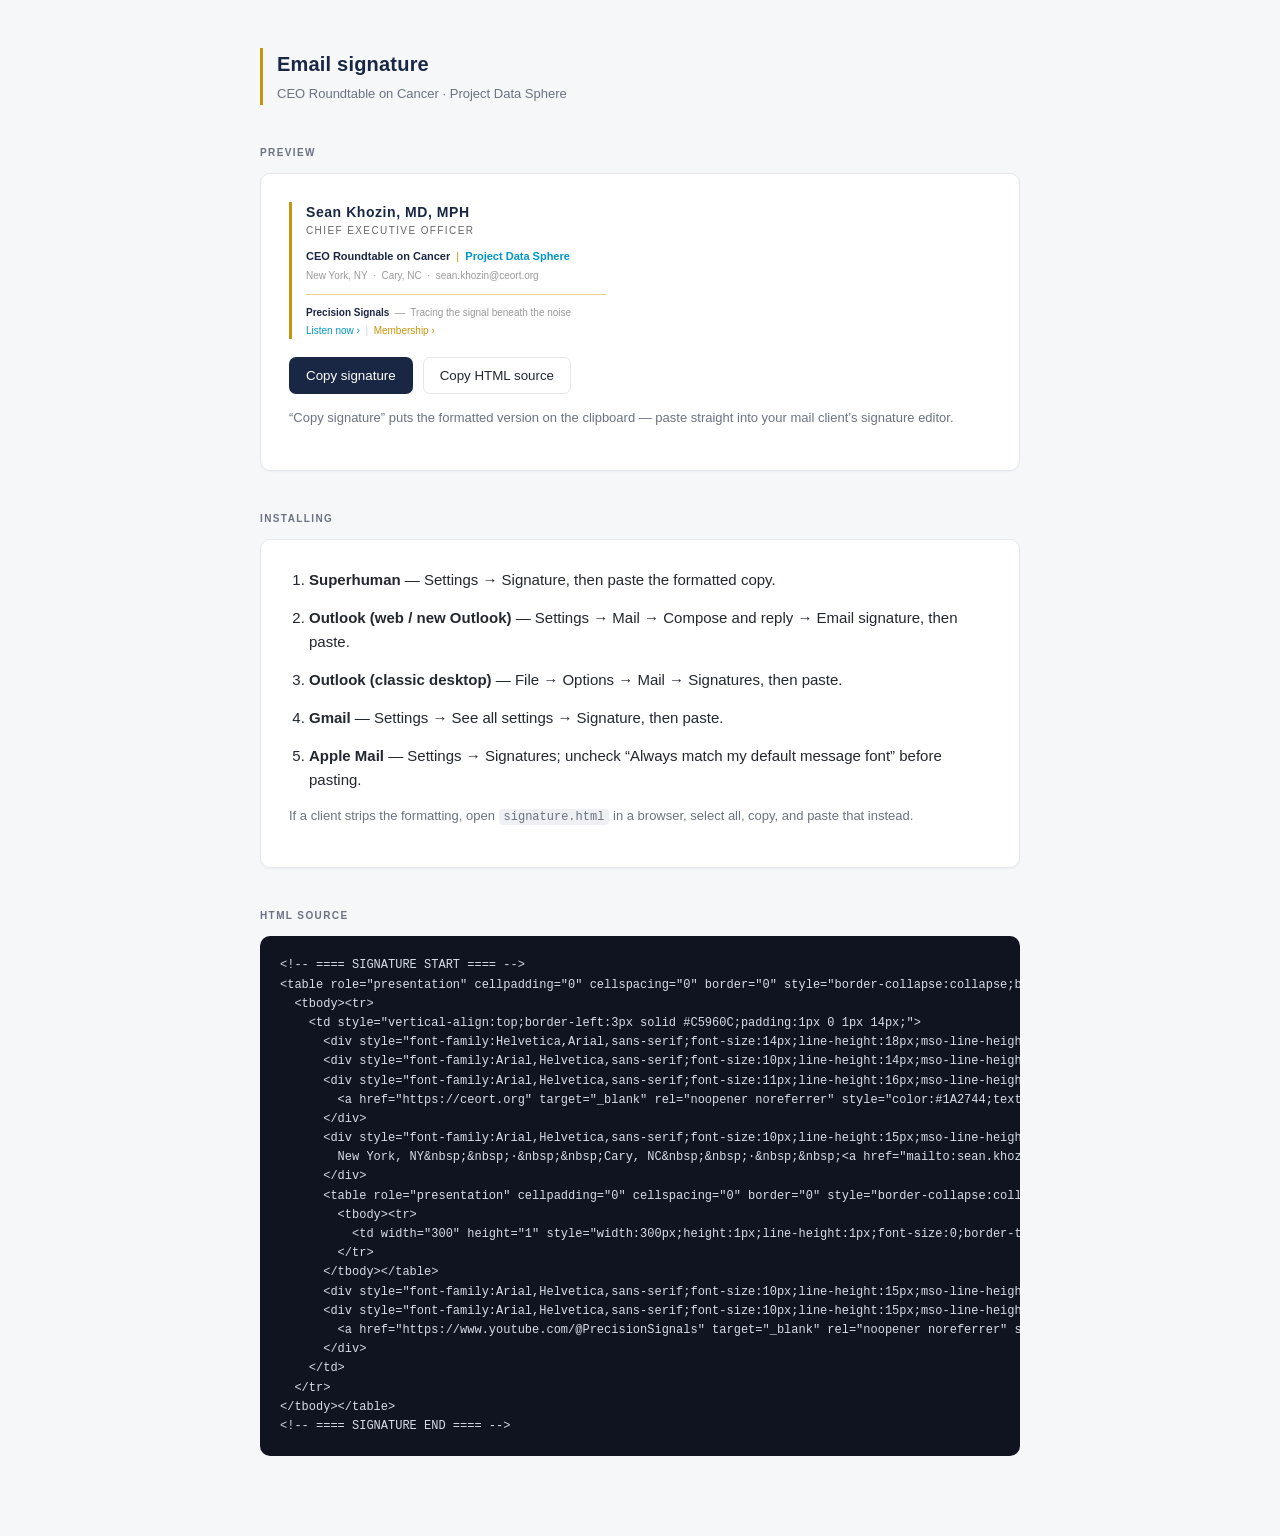
<file: email-signature/index.html>
<!DOCTYPE html>
<html lang="en">
<head>
<meta charset="utf-8">
<meta name="viewport" content="width=device-width, initial-scale=1">
<meta name="robots" content="noindex, nofollow">
<title>Email Signature — Sean Khozin</title>
<style>
  :root {
    --navy: #1A2744;
    --gold: #C5960C;
    --cyan: #0096C8;
    --ink: #23272f;
    --muted: #6b7280;
    --line: #e5e7eb;
    --panel: #ffffff;
    --bg: #f6f7f9;
  }
  * { box-sizing: border-box; }
  body {
    margin: 0;
    padding: 48px 24px 80px;
    background: var(--bg);
    color: var(--ink);
    font: 15px/1.6 -apple-system, BlinkMacSystemFont, "Segoe UI", Helvetica, Arial, sans-serif;
    -webkit-font-smoothing: antialiased;
  }
  .wrap { max-width: 760px; margin: 0 auto; }
  header { border-left: 3px solid var(--gold); padding-left: 14px; margin-bottom: 36px; }
  h1 { margin: 0; font-size: 20px; letter-spacing: 0.01em; color: var(--navy); }
  header p { margin: 4px 0 0; color: var(--muted); font-size: 13px; }
  h2 {
    font-size: 10px; letter-spacing: 0.14em; text-transform: uppercase;
    color: var(--muted); margin: 40px 0 12px; font-weight: 600;
  }
  .panel {
    background: var(--panel); border: 1px solid var(--line); border-radius: 10px;
    padding: 28px; box-shadow: 0 1px 2px rgba(16,24,40,.04);
  }
  .actions { display: flex; gap: 10px; align-items: center; margin-top: 18px; flex-wrap: wrap; }
  button {
    font: 600 13px/1 inherit; font-family: inherit; cursor: pointer;
    border-radius: 7px; padding: 10px 16px; border: 1px solid transparent;
    transition: background .15s, border-color .15s;
  }
  .primary { background: var(--navy); color: #fff; }
  .primary:hover { background: #24345a; }
  .ghost { background: #fff; color: var(--ink); border-color: var(--line); }
  .ghost:hover { border-color: #cbd2dc; }
  .status { font-size: 12px; color: var(--gold); font-weight: 600; }
  pre {
    margin: 0; padding: 20px; overflow-x: auto; background: #0f1420; color: #d7dde8;
    border-radius: 10px; font: 12px/1.6 ui-monospace, SFMono-Regular, Menlo, Consolas, monospace;
  }
  ol { padding-left: 20px; margin: 0; }
  ol li { margin-bottom: 14px; }
  ol li:last-child { margin-bottom: 0; }
  code {
    background: #eef0f4; border-radius: 4px; padding: 1px 5px;
    font: 12px/1 ui-monospace, SFMono-Regular, Menlo, Consolas, monospace;
  }
  .note { font-size: 13px; color: var(--muted); margin-top: 14px; }
  a { color: var(--cyan); }
</style>
</head>
<body>
<div class="wrap">

  <header>
    <h1>Email signature</h1>
    <p>CEO Roundtable on Cancer &middot; Project Data Sphere</p>
  </header>

  <h2>Preview</h2>
  <div class="panel">
    <div id="sig">
<!-- ==== SIGNATURE START ==== -->
<table role="presentation" cellpadding="0" cellspacing="0" border="0" style="border-collapse:collapse;background:transparent;">
  <tr>
    <td style="vertical-align:top;border-left:3px solid #C5960C;padding:1px 0 1px 14px;">
      <div style="font-family:Helvetica,Arial,sans-serif;font-size:14px;line-height:18px;mso-line-height-rule:exactly;font-weight:bold;letter-spacing:0.04em;color:#1A2744;">Sean Khozin, MD, MPH</div>
      <div style="font-family:Arial,Helvetica,sans-serif;font-size:10px;line-height:14px;mso-line-height-rule:exactly;letter-spacing:0.14em;text-transform:uppercase;color:#666666;padding-top:3px;">Chief Executive Officer</div>
      <div style="font-family:Arial,Helvetica,sans-serif;font-size:11px;line-height:16px;mso-line-height-rule:exactly;font-weight:bold;padding-top:10px;">
        <a href="https://ceort.org" target="_blank" rel="noopener noreferrer" style="color:#1A2744;text-decoration:none;">CEO Roundtable on Cancer</a><span style="color:#C5960C;font-weight:normal;">&nbsp;&nbsp;|&nbsp;&nbsp;</span><a href="https://projectdatasphere.org" target="_blank" rel="noopener noreferrer" style="color:#0096C8;text-decoration:none;">Project Data Sphere</a>
      </div>
      <div style="font-family:Arial,Helvetica,sans-serif;font-size:10px;line-height:15px;mso-line-height-rule:exactly;color:#999999;padding-top:4px;">
        New York, NY&nbsp;&nbsp;·&nbsp;&nbsp;Cary, NC&nbsp;&nbsp;·&nbsp;&nbsp;<a href="mailto:sean.khozin@ceort.org" style="color:#999999;text-decoration:none;">sean.khozin@ceort.org</a>
      </div>
      <table role="presentation" cellpadding="0" cellspacing="0" border="0" style="border-collapse:collapse;margin-top:11px;">
        <tr>
          <td width="300" height="1" style="width:300px;height:1px;line-height:1px;font-size:0;border-top:1px solid #E8D48B;">&nbsp;</td>
        </tr>
      </table>
      <div style="font-family:Arial,Helvetica,sans-serif;font-size:10px;line-height:15px;mso-line-height-rule:exactly;color:#1A2744;font-weight:bold;padding-top:9px;">Precision Signals<span style="font-weight:normal;color:#999999;">&nbsp;&nbsp;—&nbsp;&nbsp;Tracing the signal beneath the noise</span></div>
      <div style="font-family:Arial,Helvetica,sans-serif;font-size:10px;line-height:15px;mso-line-height-rule:exactly;padding-top:3px;">
        <a href="https://www.youtube.com/@PrecisionSignals" target="_blank" rel="noopener noreferrer" style="color:#0096C8;text-decoration:none;">Listen now&nbsp;›</a><span style="color:#CCCCCC;">&nbsp;&nbsp;|&nbsp;&nbsp;</span><a href="https://ceort.news/membership" target="_blank" rel="noopener noreferrer" style="color:#C5960C;text-decoration:none;">Membership&nbsp;›</a>
      </div>
    </td>
  </tr>
</table>
<!-- ==== SIGNATURE END ==== -->
    </div>

    <div class="actions">
      <button class="primary" id="copyRich">Copy signature</button>
      <button class="ghost" id="copyCode">Copy HTML source</button>
      <span class="status" id="status" role="status" aria-live="polite"></span>
    </div>
    <p class="note">&ldquo;Copy signature&rdquo; puts the formatted version on the clipboard &mdash; paste straight into your mail client&rsquo;s signature editor.</p>
  </div>

  <h2>Installing</h2>
  <div class="panel">
    <ol>
      <li><strong>Superhuman</strong> &mdash; Settings &rarr; Signature, then paste the formatted copy.</li>
      <li><strong>Outlook (web / new Outlook)</strong> &mdash; Settings &rarr; Mail &rarr; Compose and reply &rarr; Email signature, then paste.</li>
      <li><strong>Outlook (classic desktop)</strong> &mdash; File &rarr; Options &rarr; Mail &rarr; Signatures, then paste.</li>
      <li><strong>Gmail</strong> &mdash; Settings &rarr; See all settings &rarr; Signature, then paste.</li>
      <li><strong>Apple Mail</strong> &mdash; Settings &rarr; Signatures; uncheck &ldquo;Always match my default message font&rdquo; before pasting.</li>
    </ol>
    <p class="note">If a client strips the formatting, open <code>signature.html</code> in a browser, select all, copy, and paste that instead.</p>
  </div>

  <h2>HTML source</h2>
  <pre id="code"></pre>

</div>

<script>
  const sig = document.getElementById('sig');
  const markup = sig.innerHTML.trim();
  document.getElementById('code').textContent = markup;

  const status = document.getElementById('status');
  function flash(message) {
    status.textContent = message;
    setTimeout(() => { status.textContent = ''; }, 2400);
  }

  document.getElementById('copyRich').addEventListener('click', async () => {
    try {
      await navigator.clipboard.write([new ClipboardItem({
        'text/html': new Blob([markup], { type: 'text/html' }),
        'text/plain': new Blob([sig.innerText.trim()], { type: 'text/plain' })
      })]);
      flash('Copied — paste into your signature editor');
    } catch (err) {
      const range = document.createRange();
      range.selectNodeContents(sig);
      const selection = window.getSelection();
      selection.removeAllRanges();
      selection.addRange(range);
      flash('Selected — press Cmd/Ctrl+C to copy');
    }
  });

  document.getElementById('copyCode').addEventListener('click', async () => {
    try {
      await navigator.clipboard.writeText(markup);
      flash('HTML source copied');
    } catch (err) {
      flash('Copy failed — select the source below manually');
    }
  });
</script>
</body>
</html>
</file>
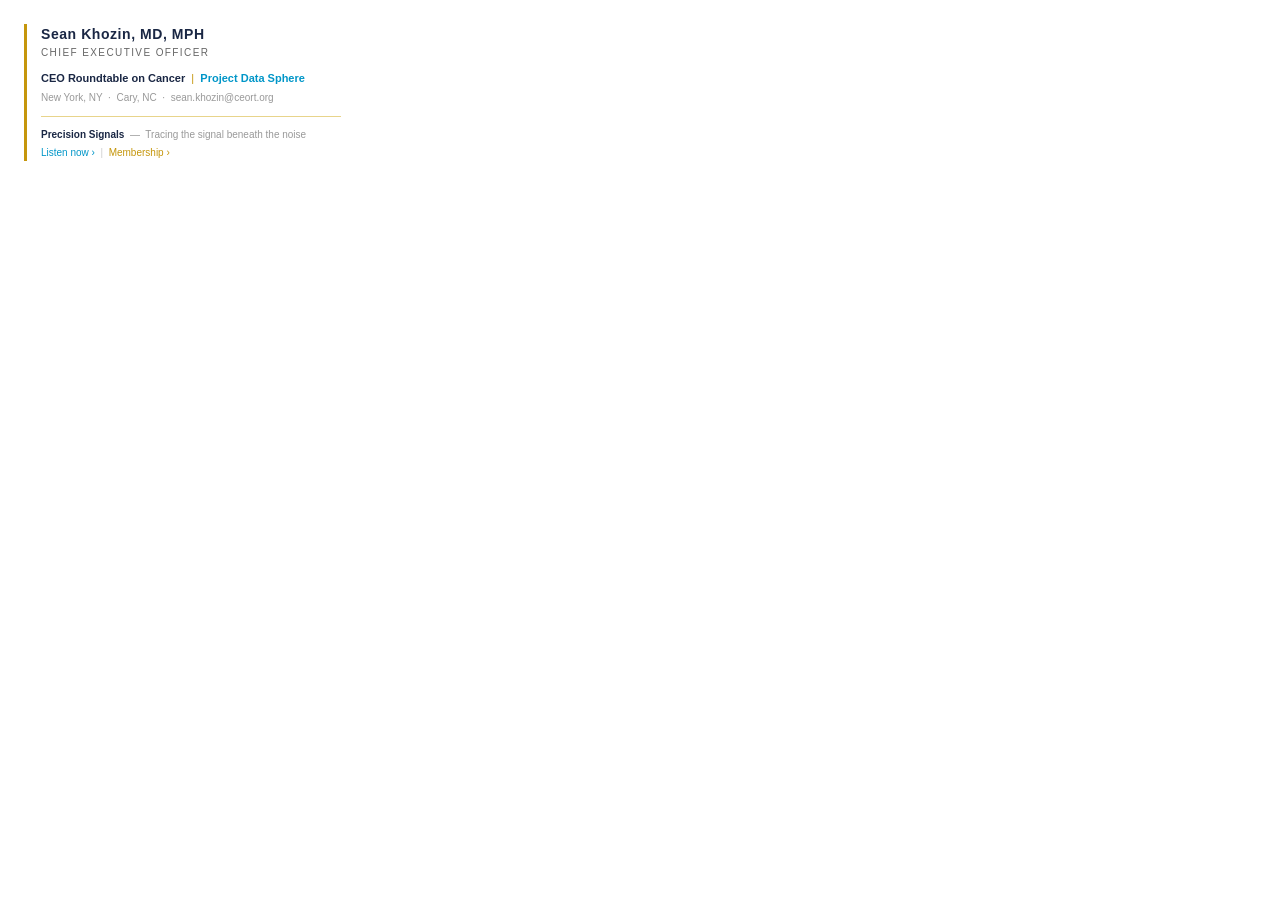
<file: email-signature/signature.html>
<!DOCTYPE html>
<html lang="en">
<head>
<meta charset="utf-8">
<meta name="robots" content="noindex, nofollow">
<title>Sean Khozin — Email Signature</title>
</head>
<!--
  Sean Khozin — CEORT / Project Data Sphere email signature.

  Paste-ready HTML. Open this file in a browser, select all (Cmd/Ctrl+A),
  copy, and paste into your mail client's signature editor. Or paste the
  markup below directly if your client accepts raw HTML.

  Built for email, not the web: table layout, inline styles only, no
  external CSS, no web fonts, no images (nothing to block or download).
-->
<body style="margin:0;padding:24px;background:#ffffff;">

<!-- ==== SIGNATURE START ==== -->
<table role="presentation" cellpadding="0" cellspacing="0" border="0" style="border-collapse:collapse;background:transparent;">
  <tr>
    <td style="vertical-align:top;border-left:3px solid #C5960C;padding:1px 0 1px 14px;">

      <!-- Name -->
      <div style="font-family:Helvetica,Arial,sans-serif;font-size:14px;line-height:18px;mso-line-height-rule:exactly;font-weight:bold;letter-spacing:0.04em;color:#1A2744;">Sean Khozin, MD, MPH</div>

      <!-- Title -->
      <div style="font-family:Arial,Helvetica,sans-serif;font-size:10px;line-height:14px;mso-line-height-rule:exactly;letter-spacing:0.14em;text-transform:uppercase;color:#666666;padding-top:3px;">Chief Executive Officer</div>

      <!-- Organizations -->
      <div style="font-family:Arial,Helvetica,sans-serif;font-size:11px;line-height:16px;mso-line-height-rule:exactly;font-weight:bold;padding-top:10px;">
        <a href="https://ceort.org" target="_blank" rel="noopener noreferrer" style="color:#1A2744;text-decoration:none;">CEO Roundtable on Cancer</a><span style="color:#C5960C;font-weight:normal;">&nbsp;&nbsp;|&nbsp;&nbsp;</span><a href="https://projectdatasphere.org" target="_blank" rel="noopener noreferrer" style="color:#0096C8;text-decoration:none;">Project Data Sphere</a>
      </div>

      <!-- Locations + email -->
      <div style="font-family:Arial,Helvetica,sans-serif;font-size:10px;line-height:15px;mso-line-height-rule:exactly;color:#999999;padding-top:4px;">
        New York, NY&nbsp;&nbsp;·&nbsp;&nbsp;Cary, NC&nbsp;&nbsp;·&nbsp;&nbsp;<a href="mailto:sean.khozin@ceort.org" style="color:#999999;text-decoration:none;">sean.khozin@ceort.org</a>
      </div>

      <!-- Hairline rule -->
      <table role="presentation" cellpadding="0" cellspacing="0" border="0" style="border-collapse:collapse;margin-top:11px;">
        <tr>
          <td width="300" height="1" style="width:300px;height:1px;line-height:1px;font-size:0;border-top:1px solid #E8D48B;">&nbsp;</td>
        </tr>
      </table>

      <!-- Precision Signals -->
      <div style="font-family:Arial,Helvetica,sans-serif;font-size:10px;line-height:15px;mso-line-height-rule:exactly;color:#1A2744;font-weight:bold;padding-top:9px;">Precision Signals<span style="font-weight:normal;color:#999999;">&nbsp;&nbsp;—&nbsp;&nbsp;Tracing the signal beneath the noise</span></div>

      <div style="font-family:Arial,Helvetica,sans-serif;font-size:10px;line-height:15px;mso-line-height-rule:exactly;padding-top:3px;">
        <a href="https://www.youtube.com/@PrecisionSignals" target="_blank" rel="noopener noreferrer" style="color:#0096C8;text-decoration:none;">Listen now&nbsp;›</a><span style="color:#CCCCCC;">&nbsp;&nbsp;|&nbsp;&nbsp;</span><a href="https://ceort.news/membership" target="_blank" rel="noopener noreferrer" style="color:#C5960C;text-decoration:none;">Membership&nbsp;›</a>
        <!-- Optional extra link — uncomment to include LinkedIn:
        <span style="color:#CCCCCC;">&nbsp;&nbsp;|&nbsp;&nbsp;</span><a href="https://www.linkedin.com/in/seankhozin" target="_blank" rel="noopener noreferrer" style="color:#0096C8;text-decoration:none;">LinkedIn&nbsp;›</a>
        -->
      </div>

    </td>
  </tr>
</table>
<!-- ==== SIGNATURE END ==== -->

</body>
</html>
</file>
<file: styles.css>
/* === Sean Khozin — Exhibit design system ===
   Museum-catalogue layout: uncoated paper ground, black ink, a drawn 2px grid,
   wide uppercase titles against condensed numerals, cobalt for labels and links,
   and one signal-yellow element per view. Square corners, hard offset shadows, no blur. */

:root {
  /* Colour */
  --paper: #F8F5ED;
  --paper-2: #EFEBE0;
  --ink: #0A0A0A;
  --ink-2: #2B2A26;
  --graphite: #4E4C46;
  --stone: #A5A29A;
  --stone-2: #CFCABD;
  --cobalt: #0B379E;
  --cobalt-deep: #072A7C;
  --cobalt-tint: #DCE2F2;
  --signal: #FFE202;
  --signal-deep: #F2D300;
  --signal-tint: #FFF5A8;
  --ink-panel: #1C1B18;
  --ink-rule: #3A3934;
  --on-ink-muted: #B8B4AA;
  --vermilion: #D3261C;   /* genuine negatives only: CR read as PD */

  /* Type */
  --font-display: 'Archivo', 'Helvetica Neue', Arial, sans-serif;
  --font-body: 'Archivo', 'Helvetica Neue', Arial, sans-serif;
  --font-mono: 'IBM Plex Mono', ui-monospace, Menlo, monospace;
  --size-display-xl: clamp(64px, 11vw, 176px);
  --size-title: clamp(32px, 4.6vw, 68px);
  --size-index: clamp(48px, 6vw, 104px);

  /* Layout */
  --page-margin: clamp(24px, 4vw, 96px);
  --page-max: 1440px;
  --nav-h: 64px;

  /* Motion */
  --ease: cubic-bezier(.16, 1, .3, 1);
  --ease-snap: cubic-bezier(.2, 0, 0, 1);
  --dur-fast: 90ms;
  --dur: 160ms;
  --dur-slow: 320ms;

  --dots-ink: radial-gradient(circle at center, var(--ink) 34%, transparent 36%) 0 0 / 14px 14px;
}

*, *::before, *::after { margin: 0; padding: 0; box-sizing: border-box; }
html { scroll-behavior: smooth; scroll-padding-top: var(--nav-h); -webkit-font-smoothing: antialiased; text-rendering: optimizeLegibility; }
body {
  font: 500 17px/1.45 var(--font-body); font-stretch: 90%;
  color: var(--ink-2); background: var(--paper);
}
h1, h2, h3, h4, h5 { color: var(--ink); text-wrap: balance; }
p { text-wrap: pretty; }
a { color: var(--cobalt); text-decoration: underline; text-decoration-thickness: 2px; text-underline-offset: 3px; transition: background var(--dur-fast) var(--ease-snap), color var(--dur-fast) var(--ease-snap); }
a:hover { color: var(--ink); background: var(--signal); }
img { max-width: 100%; display: block; }
button { font: inherit; }
::selection { background: var(--signal); color: var(--ink); }
:focus-visible { outline: 3px solid var(--cobalt); outline-offset: 2px; }

.container {
  max-width: var(--page-max); margin: 0 auto;
  padding-left: max(var(--page-margin), env(safe-area-inset-left, 0px));
  padding-right: max(var(--page-margin), env(safe-area-inset-right, 0px));
}

/* Hidden from view, still read by screen readers */
.visually-hidden { position: absolute !important; width: 1px; height: 1px; padding: 0; margin: -1px; overflow: hidden; clip: rect(0 0 0 0); white-space: nowrap; border: 0; }

/* --- Nav (running head) --- */
.nav {
  position: fixed; top: 0; left: 0; right: 0; height: var(--nav-h); z-index: 1000;
  background: var(--paper); border-bottom: 2px solid var(--ink);
}
.nav-inner {
  max-width: var(--page-max); height: 100%; margin: 0 auto;
  padding-left: max(var(--page-margin), env(safe-area-inset-left, 0px));
  padding-right: max(var(--page-margin), env(safe-area-inset-right, 0px));
  display: flex; align-items: center; justify-content: space-between; gap: 24px;
}
.nav-logo {
  display: inline-flex; align-items: center; gap: 10px; white-space: nowrap;
  color: var(--ink); text-decoration: none;
  font: 500 15px/1 var(--font-display); font-stretch: 80%; letter-spacing: .04em; text-transform: uppercase;
}
.nav-logo b { font-weight: 800; font-stretch: 100%; letter-spacing: 0; text-transform: none; }
.nav-logo:hover { background: none; color: var(--cobalt); }
.nav-links { list-style: none; display: flex; gap: 2px; }
.nav-links a {
  display: block; padding: 8px 10px; color: var(--ink); text-decoration: none;
  font: 600 13px/1 var(--font-display); font-stretch: 80%; letter-spacing: .06em; text-transform: uppercase;
}
.nav-links a:hover { background: var(--signal); color: var(--ink); }
.nav-toggle {
  display: none; flex-direction: column; justify-content: center; gap: 5px;
  width: 44px; height: 44px; padding: 0 9px; background: none; border: 2px solid var(--ink); cursor: pointer;
}
.nav-toggle span { display: block; height: 2px; background: var(--ink); transition: transform var(--dur) var(--ease-snap), opacity var(--dur-fast) var(--ease-snap); }

/* --- Hero (ink ground) --- */
.hero { margin-top: var(--nav-h); background: var(--ink); color: var(--paper); overflow: hidden; }
.hero-inner {
  max-width: var(--page-max); margin: 0 auto;
  padding-left: max(var(--page-margin), env(safe-area-inset-left, 0px));
  display: grid; grid-template-columns: minmax(0, 1fr) minmax(0, .62fr); gap: clamp(24px, 4vw, 64px);
}
.hero-content { display: flex; flex-direction: column; gap: clamp(22px, 3vw, 40px); padding-block: clamp(40px, 6vw, 96px); min-width: 0; container-type: inline-size; }
.hero-eyebrow {
  display: flex; justify-content: space-between; gap: 24px; padding-bottom: 14px;
  border-bottom: 2px solid var(--ink-rule); color: var(--on-ink-muted);
  font: 500 clamp(11px, 1.05vw, 14px)/1.3 var(--font-mono); letter-spacing: .08em; text-transform: uppercase;
}
.hero-eyebrow b { font-weight: 600; white-space: nowrap; }
.hero-name {
  color: var(--paper); font: 900 var(--size-display-xl)/.84 var(--font-display); font-stretch: 112%;
  letter-spacing: -.02em; text-transform: uppercase;
}
/* Never wider than its column, whichever font has loaded */
.hero-name { font-size: min(var(--size-display-xl), 19.5cqi); }
.hero-name span { display: block; }
.hero-title { font: 500 clamp(14px, 1.3vw, 18px)/1 var(--font-mono); letter-spacing: .12em; color: var(--on-ink-muted); }
.hero-subtitle { max-width: 40ch; font-size: clamp(19px, 1.7vw, 24px); line-height: 1.35; color: var(--paper); }
.hero-cta { display: flex; flex-wrap: wrap; gap: 12px; }
.hero-figure {
  display: flex; align-items: center; justify-content: center; min-height: 420px; padding: clamp(24px, 3vw, 48px);
  border-left: 2px solid var(--ink-rule); overflow: hidden;
}
/* The collage sits on pure black; lighten blends that ground into the ink panel. */
.hero-figure img { width: 100%; max-width: 760px; height: auto; mix-blend-mode: lighten; }

/* --- Buttons --- */
.btn {
  display: inline-flex; align-items: center; justify-content: center; gap: 8px;
  min-height: 52px; padding: 0 22px; border: 2px solid var(--ink); border-radius: 0;
  background: transparent; color: var(--ink); text-decoration: none; cursor: pointer;
  font: 800 15px/1 var(--font-display); font-stretch: 88%; letter-spacing: .04em; text-transform: uppercase;
  transition: background var(--dur-fast) var(--ease-snap), color var(--dur-fast) var(--ease-snap), border-color var(--dur-fast) var(--ease-snap);
}
.btn:active { transform: translate(1px, 1px); }
.btn-outline:hover { background: var(--ink); color: var(--paper); }
.btn-highlight { background: var(--signal); color: var(--ink); }
.btn-highlight:hover { background: var(--signal-deep); color: var(--ink); }
.hero .btn-outline, .section-music .btn-outline, .roundtable .btn-outline { color: var(--paper); border-color: var(--paper); }
.hero .btn-outline:hover, .section-music .btn-outline:hover, .roundtable .btn-outline:hover { background: var(--paper); color: var(--ink); }

/* --- Section bands (neural net / formula dividers) --- */
.section-band {
  position: relative; height: 72px; overflow: hidden;
  background: var(--paper-2); border-top: 2px solid var(--ink); border-bottom: 2px solid var(--ink);
}
.band-canvas { position: absolute; inset: 0; width: 100%; height: 100%; touch-action: pan-y; }

/* --- Sections and the catalogue header --- */
.section { padding: clamp(64px, 9vw, 128px) 0; --section-bg: var(--paper); background: var(--section-bg); }
.section-header { position: relative; display: grid; gap: 28px; margin-bottom: clamp(40px, 6vw, 80px); }
.section > .container { position: relative; }
.section-header-sentinel { position: absolute; top: 0; height: 1px; width: 1px; pointer-events: none; }
.section-tag {
  display: flex; justify-content: space-between; gap: 24px; padding-bottom: 14px;
  border-bottom: 2px solid currentColor; color: var(--cobalt);
  font: 500 clamp(12px, 1.1vw, 15px)/1.2 var(--font-mono); letter-spacing: .08em; text-transform: uppercase;
}
.section-tag b { font-weight: 600; white-space: nowrap; }
.section-label { color: inherit; }
.section-title {
  font: 800 var(--size-title)/.98 var(--font-display); font-stretch: 118%; letter-spacing: .005em;
  text-transform: uppercase; max-width: 22ch;
}
.section-title::before { content: ''; display: block; width: 160px; height: 12px; background: currentColor; margin-bottom: 28px; }
.section-title em { font-style: normal; color: var(--cobalt); }

/* Running head: the current section's title, pinned under the nav once its header scrolls past */
.section-runner {
  position: fixed; top: var(--nav-h); left: 0; right: 0; z-index: 900;
  background: var(--paper); color: var(--ink); border-bottom: 2px solid var(--ink);
  transform: translateY(-100%); opacity: 0; pointer-events: none;
  transition: transform var(--dur) var(--ease-snap), opacity var(--dur) var(--ease-snap);
}
.section-runner.visible { transform: none; opacity: 1; }
.section-runner-inner {
  max-width: var(--page-max); margin: 0 auto; min-height: 44px;
  padding: 8px max(var(--page-margin), env(safe-area-inset-right, 0px)) 8px max(var(--page-margin), env(safe-area-inset-left, 0px));
  display: flex; align-items: center; justify-content: space-between; gap: 16px;
}
.section-runner-title { min-width: 0; overflow: hidden; text-overflow: ellipsis; white-space: nowrap; font: 800 clamp(15px, 1.6vw, 20px)/1.1 var(--font-display); font-stretch: 112%; text-transform: uppercase; }
.section-runner-title em { font-style: normal; color: var(--cobalt); }
.section-runner-tag { flex: none; font: 500 12px/1 var(--font-mono); letter-spacing: .08em; text-transform: uppercase; color: var(--cobalt); }
.section-runner[data-section="informed"] { background: var(--signal); }
.section-runner[data-section="informed"] .section-runner-tag, .section-runner[data-section="informed"] .section-runner-title em { color: var(--ink); }
.section-runner[data-section="music"] { background: var(--ink); color: var(--paper); border-bottom-color: var(--ink-rule); }
.section-runner[data-section="music"] .section-runner-tag, .section-runner[data-section="music"] .section-runner-title em { color: var(--on-ink-muted); }

.lead { font: 700 clamp(20px, 1.9vw, 27px)/1.25 var(--font-display); font-stretch: 92%; color: var(--ink); }

/* --- About --- */
.about-portrait-grid { display: grid; grid-template-columns: minmax(0, .8fr) minmax(0, 1.2fr); gap: clamp(32px, 5vw, 80px); align-items: start; }
.about-photo-frame { border: 2px solid var(--ink); aspect-ratio: 4 / 5; overflow: hidden; background: var(--paper-2); }
.about-photo-frame img { width: 100%; height: 100%; object-fit: cover; object-position: 50% 20%; }
.about-body { min-width: 0; }
.about-text { display: grid; gap: 18px; max-width: 62ch; font-size: clamp(17px, 1.35vw, 19px); }

/* --- Convergence (Venn) --- */
.convergence-lead { max-width: 62ch; margin: calc(-1 * clamp(16px, 3vw, 40px)) 0 clamp(32px, 4vw, 56px); font-size: clamp(17px, 1.4vw, 20px); }
.convergence-grid { display: grid; grid-template-columns: minmax(0, 1fr) minmax(0, 1fr); gap: 48px clamp(32px, 5vw, 80px); align-items: start; }
.convergence-figure { position: sticky; top: calc(var(--nav-h) + 96px); }
.venn { width: 100%; max-width: 540px; height: auto; display: block; margin: 0 auto; overflow: visible; }
.venn-region { cursor: pointer; outline: none; }
.venn-region use { fill: var(--paper-2); transition: fill var(--dur) var(--ease-snap); }
.venn-region:hover use, .venn-region:focus-visible use { fill: var(--cobalt-tint); }
.venn-region.selected use { fill: var(--cobalt); }
.venn-region text { pointer-events: none; user-select: none; transition: fill var(--dur) var(--ease-snap); }
.venn-node-label { font-family: var(--font-display); font-size: 21px; font-weight: 900; font-stretch: 92%; text-transform: uppercase; fill: var(--ink); }
.venn-pair-label { font-family: var(--font-mono); font-size: 9px; font-weight: 500; letter-spacing: .1em; text-transform: uppercase; fill: var(--graphite); }
.venn-center-label { font-family: var(--font-mono); font-size: 9.5px; font-weight: 600; letter-spacing: .14em; text-transform: uppercase; fill: var(--cobalt); }
.venn-center-dot { fill: var(--ink); transition: fill var(--dur) var(--ease-snap); }
.venn-region.selected text { fill: var(--paper); }
.venn-region.selected .venn-center-dot { fill: var(--paper); }
.venn-outline { fill: none; stroke: var(--ink); stroke-width: 2; pointer-events: none; }
.venn-pills { display: flex; flex-wrap: wrap; justify-content: center; gap: 6px; margin: 24px auto 0; max-width: 540px; }
.venn-pill {
  min-height: 36px; padding: 0 12px; background: transparent; color: var(--ink); border: 2px solid var(--ink); border-radius: 0; cursor: pointer;
  font: 700 13px/1 var(--font-display); font-stretch: 88%; letter-spacing: .04em; text-transform: uppercase;
  transition: background var(--dur-fast) var(--ease-snap), color var(--dur-fast) var(--ease-snap);
}
.venn-pill:hover { background: var(--paper-2); }
.venn-pill[aria-pressed="true"] { background: var(--ink); color: var(--paper); }
.venn-pill-pair { border-color: var(--stone); color: var(--graphite); }
.venn-pill-pair[aria-pressed="true"] { border-color: var(--ink); }

.convergence-panel { min-width: 0; }
.convergence-tag {
  display: block; padding-bottom: 10px; margin-bottom: 18px; border-bottom: 2px solid var(--cobalt); color: var(--cobalt);
  font: 500 13px/1.2 var(--font-mono); letter-spacing: .08em; text-transform: uppercase;
}
.convergence-title {
  font: 900 clamp(24px, 2.6vw, 36px)/1 var(--font-display); font-stretch: 108%; text-transform: uppercase;
  color: var(--ink); margin-bottom: 20px;
}
.convergence-panel .lead { margin-bottom: 16px; font-size: clamp(18px, 1.5vw, 21px); }
.convergence-panel p { max-width: 62ch; margin-bottom: 14px; }
.convergence-refs { margin-top: 32px; }
.convergence-refs + .convergence-refs { margin-top: 28px; }
.convergence-refs h4 { margin-bottom: 10px; font: 900 18px/1 var(--font-display); font-stretch: 110%; text-transform: uppercase; }
.convergence-refs .research-pub-authors { display: block; margin-top: 4px; font-size: 14px; color: var(--graphite); }
.convergence-fade { animation: convergenceFade var(--dur-slow) var(--ease) both; }
@keyframes convergenceFade { from { opacity: 0; transform: translateY(6px); } to { opacity: 1; transform: none; } }

/* The poster: one-off experiment vs learning system */
.compare { margin-top: clamp(64px, 8vw, 112px); }
.compare-lead { max-width: 60ch; margin-bottom: 28px; font-size: clamp(18px, 1.5vw, 21px); }
.compare-table { width: 100%; border-collapse: collapse; table-layout: fixed; }
.compare-table thead th {
  padding: 0 clamp(14px, 1.6vw, 24px) 12px; text-align: left; vertical-align: bottom;
  font: 800 clamp(15px, 1.4vw, 20px)/1.1 var(--font-display); font-stretch: 100%; letter-spacing: .02em; text-transform: uppercase;
  color: var(--cobalt); border-bottom: 3px solid var(--ink);
}
.compare-table thead th:first-child { width: 38%; padding-left: 0; }
.compare-table thead th.is-point { background: var(--signal); color: var(--ink); padding-top: 14px; }
.compare-table tbody th, .compare-table td { border-bottom: 2px solid var(--ink); vertical-align: middle; }
.compare-table tbody th { padding: clamp(12px, 1.2vw, 18px) 12px clamp(12px, 1.2vw, 18px) 0; text-align: left; font-weight: inherit; }
.compare-table tbody th > span { vertical-align: middle; }
.compare-idx { display: inline-block; min-width: 1.5ch; margin-right: clamp(10px, 1.4vw, 22px); font: 900 var(--size-index)/.8 var(--font-display); font-stretch: 72%; letter-spacing: -.03em; color: var(--ink); }
.compare-name { display: inline-block; max-width: 11ch; font: 900 clamp(20px, 2.4vw, 38px)/.92 var(--font-display); font-stretch: 88%; text-transform: uppercase; color: var(--ink); }
.compare-table td { padding: clamp(12px, 1.4vw, 22px) clamp(14px, 1.6vw, 24px); border-left: 3px solid var(--ink); font: 600 clamp(16px, 1.4vw, 22px)/1.2 var(--font-display); font-stretch: 88%; color: var(--ink-2); }
.compare-table td.is-point { background: var(--signal); color: var(--ink); border-left: 0; }

@media (prefers-reduced-motion: reduce) {
  .convergence-fade { animation: none; }
  .venn-region use, .venn-region text { transition: none; }
}

/* --- Roles --- */
.roles-grid { display: grid; grid-template-columns: repeat(4, minmax(0, 1fr)); border-top: 2px solid var(--ink); border-left: 2px solid var(--ink); }
.role-card {
  display: flex; flex-direction: column; gap: 12px; padding: 24px; min-width: 0;
  background: var(--paper); border-right: 2px solid var(--ink); border-bottom: 2px solid var(--ink);
}
.role-logo {
  order: -2; height: 96px; padding: 14px; display: flex; align-items: center; justify-content: center;
  background: #fff; border: 2px solid var(--ink);
}
.role-logo img { max-height: 56px; width: auto; max-width: 100%; height: auto; object-fit: contain; }
.role-logo img { filter: grayscale(1); transition: filter var(--dur-slow) var(--ease-snap); }
.role-logo:hover img, .role-card:focus-within .role-logo img, .role-card:active .role-logo img { filter: none; }
.role-logo img.logo-wordmark { max-height: 44px; }
.role-logo img.logo-stacked { max-height: 68px; }
.role-position { order: -1; margin-top: 4px; font: 700 14px/1.1 var(--font-display); font-stretch: 88%; letter-spacing: .04em; text-transform: uppercase; color: var(--cobalt); }
.role-card h3 { font: 900 clamp(20px, 1.7vw, 24px)/1 var(--font-display); font-stretch: 96%; text-transform: uppercase; }
.role-parent { font: 500 13px/1.2 var(--font-mono); color: var(--graphite); }
.role-card > p:not(.role-position):not(.role-parent) { font-size: 16px; }
.role-links { margin-top: auto; padding-top: 14px; border-top: 1px solid var(--stone-2); display: flex; gap: 12px; }
.role-link { font: 600 14px/1 var(--font-mono); }

/* --- Podcast banner --- */
.podcast-banner { margin-top: clamp(40px, 5vw, 72px); background: var(--ink); color: var(--paper); }
.podcast-banner-trigger {
  width: 100%; display: flex; align-items: center; gap: clamp(16px, 3vw, 40px); padding: 20px clamp(20px, 3vw, 40px);
  background: transparent; color: var(--paper); border: 0; cursor: pointer; text-align: left;
}
.podcast-banner-logo { height: clamp(64px, 7vw, 96px); width: auto; flex: none; }
.podcast-banner-text { flex: 1; font: 900 clamp(22px, 2.6vw, 38px)/.95 var(--font-display); font-stretch: 108%; text-transform: uppercase; }
.podcast-banner-text small { display: block; margin-bottom: 8px; color: var(--on-ink-muted); font: 500 13px/1 var(--font-mono); letter-spacing: .08em; }
.podcast-banner-chevron {
  flex: none; width: 44px; height: 44px; padding: 10px; border: 2px solid var(--paper);
  transition: transform var(--dur-slow) var(--ease), background var(--dur-fast) var(--ease-snap), color var(--dur-fast) var(--ease-snap);
}
.podcast-banner-trigger:hover .podcast-banner-chevron { background: var(--paper); color: var(--ink); }
.podcast-banner-trigger[aria-expanded="true"] .podcast-banner-chevron { transform: rotate(180deg); background: var(--paper); color: var(--ink); }
.podcast-banner-panel { max-height: 0; overflow: hidden; padding: 0 clamp(20px, 3vw, 40px); transition: max-height 500ms var(--ease), padding 500ms var(--ease); }
.podcast-banner-panel.open { max-height: 900px; padding: 0 clamp(20px, 3vw, 40px) clamp(20px, 3vw, 40px); }
.podcast-embed { width: 100%; aspect-ratio: 16 / 9; border: 2px solid var(--ink-rule); background: var(--ink-panel); }
.podcast-embed iframe { display: block; width: 100%; height: 100%; border: 0; }

/* --- Career timeline --- */
.timeline { border-top: 3px solid var(--ink); }
.timeline-item { display: grid; grid-template-columns: clamp(64px, 7vw, 112px) minmax(0, 1fr); gap: 0 24px; align-items: baseline; padding-block: 18px; border-bottom: 2px solid var(--ink); }
.timeline-num { font: 900 clamp(40px, 4.4vw, 68px)/.8 var(--font-display); font-stretch: 72%; letter-spacing: -.03em; color: var(--ink); }
.timeline-content { display: grid; grid-template-columns: 120px minmax(0, 1.1fr) minmax(0, 1fr); gap: 6px 24px; align-items: baseline; }
.timeline-label { font: 500 13px/1.2 var(--font-mono); letter-spacing: .08em; text-transform: uppercase; color: var(--graphite); }
.timeline-item:nth-child(-n+2) .timeline-label { color: var(--cobalt); font-weight: 600; }
.timeline-content h3 { font: 800 clamp(19px, 1.7vw, 24px)/1.05 var(--font-display); font-stretch: 96%; text-transform: uppercase; }
.timeline-content p { font-size: 16px; }

/* --- INFORMED (yellow part opener) --- */
.section-informed { --section-bg: var(--signal); color: var(--ink); }
.section-informed .section-tag { color: var(--ink); }
.section-informed .section-title em { color: var(--ink); text-decoration: underline; text-decoration-thickness: .08em; text-underline-offset: .08em; }
.informed-intro { display: grid; grid-template-columns: minmax(0, 1.25fr) minmax(0, .75fr); gap: clamp(32px, 5vw, 80px); align-items: start; }
.informed-intro-copy { display: grid; gap: 18px; max-width: 64ch; }
.informed-intro-copy p { color: var(--ink); }
.informed-year { font: 900 clamp(96px, 16vw, 248px)/.78 var(--font-display); font-stretch: 72%; letter-spacing: -.04em; color: var(--ink); }
.informed-year-label { margin-bottom: 14px; font: 500 13px/1.2 var(--font-display) !important; font-stretch: 80% !important; letter-spacing: .06em; text-transform: uppercase; }
.informed-facts { border-top: 3px solid var(--ink); }
.informed-facts div { display: grid; grid-template-columns: 110px minmax(0, 1fr); gap: 16px; padding-block: 14px; border-bottom: 2px solid var(--ink); align-items: baseline; }
.informed-facts dt { font: 500 13px/1.2 var(--font-display); font-stretch: 80%; letter-spacing: .06em; text-transform: uppercase; }
.informed-facts dd { font: 800 clamp(18px, 1.6vw, 22px)/1.15 var(--font-display); font-stretch: 96%; color: var(--ink); }
.informed-pillars { display: grid; grid-template-columns: repeat(3, minmax(0, 1fr)); margin-top: clamp(40px, 5vw, 72px); }
.pillar { display: grid; gap: 10px; align-content: start; padding: 18px 24px 0 0; border-top: 2px solid var(--ink); }
.pillar + .pillar { border-left: 3px solid var(--ink); padding-left: 24px; }
.pillar h4 { font: 900 clamp(22px, 2vw, 30px)/.95 var(--font-display); font-stretch: 110%; text-transform: uppercase; }
.pillar p { color: var(--ink); }
.informed-references { margin-top: clamp(40px, 5vw, 64px); border-top: 3px solid var(--ink); }
.informed-references h4 { padding: 14px 0; font: 500 13px/1.2 var(--font-mono); letter-spacing: .08em; text-transform: uppercase; border-bottom: 2px solid var(--ink); }
.informed-ref { display: block; padding: 16px 0; border-bottom: 2px solid var(--ink); color: var(--ink); text-decoration: none; font: 700 clamp(17px, 1.4vw, 20px)/1.25 var(--font-display); font-stretch: 92%; }
.informed-ref:hover { background: var(--ink); color: var(--signal); }
.informed-ref span { display: block; margin-top: 4px; font: 500 13px/1.3 var(--font-mono); letter-spacing: .04em; text-transform: uppercase; }

/* --- INFORMED interactive figures (ink panel on the yellow ground) --- */
.informed-figures { margin-top: clamp(40px, 5vw, 72px); padding: clamp(20px, 3vw, 40px); background: var(--ink); color: var(--paper); }
.informed-figures-head h4 { margin-bottom: 12px; color: var(--paper); font: 900 clamp(22px, 2.2vw, 32px)/.95 var(--font-display); font-stretch: 110%; text-transform: uppercase; }
.informed-figures-head p { max-width: 70ch; margin-bottom: 24px; color: var(--on-ink-muted); }
.informed-figures-head { display: grid; grid-template-columns: minmax(0, 70ch) minmax(180px, 1fr); gap: clamp(24px, 3vw, 40px); align-items: start; margin-bottom: 24px; }
@media (max-width: 820px) { .informed-figures-head { grid-template-columns: minmax(0, 1fr); } }
.informed-figures-intro p { margin-bottom: 0; }
.informed-video { justify-self: center; width: 180px; max-width: 100%; margin: 0; }
.informed-video-frame { aspect-ratio: 9 / 16; border: 2px solid var(--ink-rule); background: var(--ink-panel); }
.informed-video-frame iframe { display: block; width: 100%; height: 100%; border: 0; }
.informed-video figcaption { margin-top: 12px; font-size: 13px; line-height: 1.5; color: var(--on-ink-muted); }
.informed-video figcaption span { display: block; margin-bottom: 6px; font: 500 12px/1.2 var(--font-mono); letter-spacing: .08em; text-transform: uppercase; color: var(--signal); }
.informed-video figcaption b { color: var(--paper); font-weight: 700; }
.informed-tabs { display: flex; gap: 6px; flex-wrap: wrap; }
.informed-tab {
  min-height: 40px; padding: 0 14px; background: transparent; color: var(--paper); border: 2px solid var(--paper); border-radius: 0; cursor: pointer;
  font: 700 13px/1 var(--font-display); font-stretch: 88%; letter-spacing: .04em; text-transform: uppercase;
  transition: background var(--dur-fast) var(--ease-snap), color var(--dur-fast) var(--ease-snap);
}
.informed-tab:hover { background: var(--ink-panel); }
.informed-tab[aria-selected="true"] { background: var(--signal); border-color: var(--signal); color: var(--ink); }
.informed-fig { margin-top: 16px; padding: clamp(16px, 2vw, 28px); background: var(--ink-panel); border: 2px solid var(--ink-rule); }
.informed-fig-grid { display: grid; grid-template-columns: minmax(0, 1.15fr) minmax(0, 1fr); gap: 32px 40px; align-items: start; }
.informed-fig-canvas { min-width: 0; }
.fourv-wrap, .systems-wrap { width: 100%; }
.fourv-svg, .systems-svg { width: 100%; height: auto; display: block; overflow: visible; font-family: var(--font-body); }
.fig-controls { display: flex; flex-wrap: wrap; gap: 6px; margin-top: 16px; }
.fig-btn {
  min-height: 36px; padding: 0 12px; background: transparent; color: var(--paper); border: 2px solid var(--ink-rule); border-radius: 0; cursor: pointer;
  font: 700 12px/1 var(--font-display); font-stretch: 88%; letter-spacing: .04em; text-transform: uppercase;
  transition: background var(--dur-fast) var(--ease-snap), color var(--dur-fast) var(--ease-snap), border-color var(--dur-fast) var(--ease-snap);
}
.fig-btn:hover:not(:disabled) { border-color: var(--paper); }
.fig-btn[aria-pressed="true"] { background: var(--signal); border-color: var(--signal); color: var(--ink); }
.fig-btn.done { border-color: var(--on-ink-muted); color: var(--on-ink-muted); }
.fig-btn:disabled { opacity: .35; cursor: default; }
.fig-btn-icon { padding: 0 10px; font-family: var(--font-mono); }
.fig-hint { margin-top: 12px; font: 500 12px/1.4 var(--font-mono); color: var(--on-ink-muted); }
.informed-fig-caption { margin-top: 24px; font-size: 13px; line-height: 1.5; color: var(--on-ink-muted); }
.informed-fig-caption a { color: var(--paper); }
.informed-fig-caption a:hover { color: var(--ink); background: var(--signal); }

.informed-fig-panel { min-width: 0; }
.fig-tag { display: block; padding-bottom: 8px; margin-bottom: 14px; border-bottom: 2px solid var(--ink-rule); color: var(--on-ink-muted); font: 500 12px/1.2 var(--font-mono); letter-spacing: .08em; text-transform: uppercase; }
.informed-fig-panel h5 { margin: 0 0 14px; color: var(--paper); font: 900 clamp(20px, 1.9vw, 26px)/1 var(--font-display); font-stretch: 104%; text-transform: uppercase; }
.informed-fig-panel p { margin: 0 0 14px; font-size: 16px; line-height: 1.5; color: var(--on-ink-muted); }
.fig-stat { display: flex; align-items: baseline; gap: 10px; margin-bottom: 12px; }
.fig-stat-num { font: 900 56px/.82 var(--font-display); font-stretch: 72%; letter-spacing: -.03em; color: var(--signal); font-variant-numeric: tabular-nums; }
.fig-stat-label { font: 700 14px/1.2 var(--font-display); font-stretch: 88%; color: var(--on-ink-muted); }
.fig-fade { animation: convergenceFade var(--dur-slow) var(--ease) both; }

.fourv-axes { list-style: none; margin-top: 4px; border-top: 2px solid var(--ink-rule); }
.fourv-axes li { border-bottom: 1px solid var(--ink-rule); }
.fourv-axis-row {
  width: 100%; display: flex; justify-content: space-between; align-items: baseline; gap: 16px;
  padding: 11px 0; background: none; border: 0; cursor: pointer; text-align: left; color: var(--paper);
}
.fourv-axis-name { font: 800 16px/1.1 var(--font-display); font-stretch: 96%; text-transform: uppercase; }
.fourv-axis-name em { margin-left: 6px; font: 500 12px/1 var(--font-mono); font-style: normal; text-transform: none; color: var(--on-ink-muted); }
.fourv-axis-level { white-space: nowrap; font: 600 13px/1 var(--font-mono); color: var(--signal); }
.fourv-axis-level i { margin-left: 8px; font-style: normal; color: var(--on-ink-muted); font-variant-numeric: tabular-nums; }
.fourv-axis-note { display: none; margin: -4px 0 14px; font-size: 15px; line-height: 1.5; color: var(--on-ink-muted); }
.fourv-axes li.open .fourv-axis-note { display: block; }
.fourv-axes li.open .fourv-axis-name { color: var(--signal); }

/* four V's svg */
.fourv-ring { fill: none; stroke: rgba(248,245,237,.18); stroke-width: 1; }
.fourv-ring.edge { stroke: rgba(255,226,2,.7); stroke-width: 1.4; }
.fourv-axis { stroke: rgba(248,245,237,.3); stroke-width: 1; stroke-dasharray: 3 4; }
.fourv-expand { stroke: rgba(248,245,237,.35); stroke-width: 1.2; }
.fourv-arrowhead { fill: rgba(248,245,237,.45); }
.fourv-axis-label { font-family: var(--font-mono); font-size: 12px; font-weight: 600; letter-spacing: .14em; text-transform: uppercase; fill: var(--signal); }
.fourv-ring-label { font-size: 10.5px; fill: rgba(248,245,237,.55); transition: fill var(--dur) var(--ease-snap); pointer-events: none; }
.fourv-ring-label.on { fill: var(--paper); font-weight: 700; }
.fourv-callout { font-size: 9.5px; fill: rgba(248,245,237,.5); }
.fourv-callout .head { fill: var(--signal); font-weight: 600; letter-spacing: .08em; text-transform: uppercase; font-size: 8.5px; }
.fourv-centre { fill: var(--signal); }
.fourv-small { font-family: var(--font-mono); font-size: 9px; fill: rgba(248,245,237,.45); letter-spacing: .1em; text-transform: uppercase; }
.fourv-poly { fill: rgba(255,226,2,.24); stroke: var(--signal); stroke-width: 1.8; stroke-linejoin: round; }
.fourv-vertex { fill: var(--signal); stroke: var(--ink); stroke-width: 2; }
.fourv-baseline circle { fill: var(--cobalt); stroke: rgba(248,245,237,.6); stroke-width: 1; }
.fourv-baseline text { font-size: 9px; font-weight: 700; fill: var(--paper); }
.fourv-hit { fill: transparent; cursor: pointer; outline: none; }
.fourv-hit:hover { fill: rgba(248,245,237,.12); }
.fourv-hit:focus-visible { stroke: var(--signal); stroke-width: 2; stroke-dasharray: 3 3; }

/* systems svg */
.sys-arrowhead { fill: rgba(248,245,237,.55); }
.sys-arrowhead.gold { fill: var(--signal); }
.sys-mode-label { font-family: var(--font-mono); font-size: 11px; font-weight: 600; letter-spacing: .14em; text-transform: uppercase; fill: rgba(248,245,237,.45); }
.sys-stage { transition: transform 700ms var(--ease); }
.sys-stage-box { fill: rgba(248,245,237,.06); stroke: rgba(248,245,237,.4); stroke-width: 1.5; transition: opacity 400ms var(--ease); }
.sys-stage-name { font-size: 15px; font-weight: 800; fill: var(--paper); text-transform: uppercase; }
.sys-stage-sub { font-size: 9.5px; fill: rgba(248,245,237,.55); letter-spacing: .04em; transition: opacity 300ms var(--ease); }
.sys-linear-arrow { stroke: rgba(248,245,237,.55); stroke-width: 1.4; transition: opacity 300ms var(--ease); }
.sys-wedge { stroke: rgba(248,245,237,.35); stroke-width: 1; opacity: 0; transition: opacity 600ms var(--ease) 250ms; }
.sys-wedge.pre { fill: rgba(255,226,2,.16); }
.sys-wedge.clin { fill: rgba(248,245,237,.08); }
.sys-wedge.post { fill: rgba(11,55,158,.7); }
.systems-svg.systems .sys-stage-box { opacity: 0; }
.systems-svg.systems .sys-stage-sub { opacity: 0; }
.systems-svg.systems .sys-linear-arrow { opacity: 0; }
.systems-svg.systems .sys-wedge { opacity: 1; }
.sys-ghost { opacity: 0; transition: opacity 600ms var(--ease) 300ms; }
.sys-ghost-box { fill: none; stroke: rgba(248,245,237,.22); stroke-width: 1; stroke-dasharray: 4 4; }
.sys-ghost-arrow { stroke: rgba(248,245,237,.22); stroke-width: 1.2; }
.sys-ghost-note { font-size: 9.5px; fill: rgba(248,245,237,.4); letter-spacing: .06em; font-style: italic; }
.systems-svg.systems .sys-ghost { opacity: 1; }
.sys-arc { opacity: 0; transition: opacity 500ms var(--ease); outline: none; }
.sys-arc.shown { opacity: 1; }
.sys-arc-path { fill: none; stroke: rgba(248,245,237,.3); stroke-width: 12; stroke-linecap: butt; transition: stroke var(--dur-slow) var(--ease); }
.sys-arc.macro .sys-arc-path { stroke-width: 10; stroke: rgba(248,245,237,.18); }
.sys-arc.active .sys-arc-path { stroke: rgba(255,226,2,.8); }
.sys-arc-hit { fill: none; stroke: transparent; stroke-width: 34; cursor: pointer; }
.sys-arc-label { font-size: 12px; font-weight: 600; fill: rgba(248,245,237,.85); letter-spacing: .04em; pointer-events: none; }
.sys-arc.macro .sys-arc-label { font-size: 11px; fill: rgba(248,245,237,.7); }
.sys-arc.active .sys-arc-label { fill: var(--paper); font-weight: 700; }
.sys-arc:focus-visible .sys-arc-path { stroke: var(--signal); }
.sys-flow-path { fill: none; stroke: var(--signal); stroke-width: 1.4; opacity: 0; transition: opacity 500ms var(--ease) 300ms; }
.systems-svg[data-step="3"] .sys-flow-path { opacity: 1; }
.systems-svg.systems .sys-mode-label:first-of-type { opacity: .25; }

@media (prefers-reduced-motion: reduce) {
  .sys-stage, .sys-stage-box, .sys-stage-sub, .sys-linear-arrow, .sys-wedge, .sys-arc, .sys-flow-path, .sys-ghost, .fourv-ring-label { transition: none; }
  .fig-fade { animation: none; }
}

/* --- Research --- */
.research-lead { max-width: 62ch; margin: calc(-1 * clamp(16px, 3vw, 40px)) 0 clamp(32px, 4vw, 56px); font-size: clamp(17px, 1.4vw, 20px); }
.research-subsection { margin-top: clamp(64px, 8vw, 112px); }
.research-subsection-title { margin-bottom: 16px; font: 900 clamp(24px, 2.4vw, 36px)/.95 var(--font-display); font-stretch: 112%; text-transform: uppercase; }
.research-subsection-desc { max-width: 70ch; margin-bottom: 20px; }

/* Publication rows (shared by convergence, research cards and op-eds) */
.research-pub-list { display: flex; flex-direction: column; border-top: 2px solid var(--ink); }
.research-pub {
  display: block; padding: 14px 0; border-bottom: 2px solid var(--ink); color: var(--ink); text-decoration: none;
}
.research-pub:hover { background: var(--signal-tint); color: var(--ink); }
.research-journal { display: block; margin-bottom: 4px; font: 500 12px/1.3 var(--font-mono); letter-spacing: .05em; text-transform: uppercase; color: var(--cobalt); }
.research-pub-title { display: block; font: 700 clamp(16px, 1.3vw, 19px)/1.25 var(--font-display); font-stretch: 92%; color: var(--ink); }
.research-pub-list[data-collapsible="true"]:not(.expanded) .research-pub:nth-child(n+5) { display: none; }
.research-pub-toggle {
  align-self: flex-start; min-height: 40px; margin-top: 16px; padding: 0 14px; background: transparent; color: var(--ink);
  border: 2px solid var(--ink); border-radius: 0; cursor: pointer;
  font: 800 13px/1 var(--font-display); font-stretch: 88%; letter-spacing: .04em; text-transform: uppercase;
  transition: background var(--dur-fast) var(--ease-snap), color var(--dur-fast) var(--ease-snap);
}
.research-pub-toggle:hover { background: var(--ink); color: var(--paper); }
.research-links { display: flex; flex-wrap: wrap; gap: 12px; margin-top: clamp(48px, 6vw, 80px); }

/* Expandable research cards (ink) */
.research-cards { display: grid; grid-template-columns: repeat(3, minmax(0, 1fr)); grid-auto-flow: row dense; gap: 24px; align-items: stretch; }
.research-card-expandable { margin-top: 0; background: var(--ink); color: var(--paper); min-width: 0; display: flex; flex-direction: column; }
.research-cards .research-card-expandable:has(.research-card-body.open) { grid-column: 1 / -1; }
.research-card-banner { display: block; width: 100%; aspect-ratio: 16 / 9; height: auto; object-fit: cover; border-bottom: 2px solid var(--ink-rule); }
.research-cards .research-card-expandable:has(.research-card-body.open) .research-card-banner { aspect-ratio: auto; height: clamp(200px, 22vw, 320px); }
.research-card-content { padding: 24px; flex: 1; display: flex; flex-direction: column; }
.research-card-header { flex: 1; display: flex; flex-direction: column; gap: 18px; }
.research-card-header .research-card-toggle { margin-top: auto; }
.research-card-header-text { min-width: 0; }
.research-card-expandable .research-subsection-title { color: var(--paper); font-size: clamp(22px, 1.9vw, 28px); font-stretch: 104%; margin-bottom: 14px; }
.research-card-expandable .research-subsection-desc { color: var(--on-ink-muted); font-size: 16px; margin-bottom: 16px; }
.research-card-header .research-subsection-desc { margin-bottom: 0; }
.research-card-toggle {
  align-self: flex-start; display: inline-flex; align-items: center; gap: 10px; min-height: 40px; padding: 0 14px;
  background: transparent; color: var(--paper); border: 2px solid var(--paper); border-radius: 0; cursor: pointer;
  font: 800 13px/1 var(--font-display); font-stretch: 88%; letter-spacing: .04em; text-transform: uppercase;
  transition: background var(--dur-fast) var(--ease-snap), color var(--dur-fast) var(--ease-snap);
}
.research-card-toggle:hover, .research-card-toggle[aria-expanded="true"] { background: var(--paper); color: var(--ink); }
.research-card-chevron { transition: transform var(--dur-slow) var(--ease); }
.research-card-toggle[aria-expanded="true"] .research-card-chevron { transform: rotate(180deg); }
.research-card-body { display: grid; grid-template-rows: 0fr; transition: grid-template-rows 500ms var(--ease); }
.research-card-body.open { grid-template-rows: 1fr; }
.research-card-body-inner { overflow: hidden; }
.research-card-body.open .research-card-body-inner { padding-top: 24px; }
.research-card-body-inner > .research-subsection-desc { max-width: 76ch; }
.research-card-expandable .research-pub-list { border-top-color: var(--ink-rule); }
.research-card-expandable .research-pub { border-bottom: 1px solid var(--ink-rule); color: var(--paper); }
.research-card-expandable .research-pub:hover { background: var(--ink-panel); color: var(--signal); }
.research-card-expandable .research-journal { color: var(--on-ink-muted); }
.research-card-expandable .research-pub-title { color: inherit; }
.research-card-expandable .research-pub-toggle { color: var(--paper); border-color: var(--paper); }
.research-card-expandable .research-pub-toggle:hover { background: var(--paper); color: var(--ink); }

/* Inter-reader concordance */
.matrix-head { display: grid; gap: 24px; margin-bottom: 32px; }
.matrix-title { max-width: 26ch; font: 800 clamp(28px, 3.6vw, 52px)/.98 var(--font-display); font-stretch: 118%; text-transform: uppercase; }
.matrix-title::before { content: ''; display: block; width: 160px; height: 12px; background: var(--ink); margin-bottom: 24px; }
.matrix-title em { font-style: normal; color: var(--cobalt); }
.matrix-grid { display: grid; grid-template-columns: minmax(0, 1.6fr) minmax(0, .6fr); gap: clamp(24px, 4vw, 56px); align-items: start; }
.matrix-stats { display: grid; gap: 24px; }
.matrix-stat { display: grid; gap: 8px; padding-top: 16px; border-top: 2px solid var(--ink); min-width: 0; container-type: inline-size; }
.matrix-stat-num { font: 900 clamp(48px, 5.6vw, 92px)/.82 var(--font-display); font-stretch: 72%; letter-spacing: -.03em; color: var(--ink); }
.matrix-stat-num { font-size: min(clamp(48px, 5.6vw, 92px), 28cqi); white-space: nowrap; }
.matrix-stat-num.is-crpd { color: var(--vermilion); }
.matrix-stat-label { font: 700 15px/1.15 var(--font-display); font-stretch: 88%; color: var(--cobalt); }

.fda-table-wrapper { min-width: 0; border: 2px solid var(--ink); background: var(--paper); }
.fda-table-header { padding: 18px 20px 14px; border-bottom: 2px solid var(--ink); }
.fda-table-title { margin-bottom: 4px; font: 900 20px/1 var(--font-display); font-stretch: 104%; text-transform: uppercase; }
.fda-table-subtitle { font: 500 12px/1.3 var(--font-mono); letter-spacing: .06em; text-transform: uppercase; color: var(--graphite); }
.fda-table-scroll { overflow-x: auto; }
.fda-matrix { table-layout: fixed; width: 100%; min-width: 560px; border-collapse: collapse; font: 500 15px/1 var(--font-mono); font-variant-numeric: tabular-nums; }
.fda-matrix th, .fda-matrix td { padding: 12px 10px; text-align: right; white-space: nowrap; border: 1px solid var(--stone-2); }
.fda-matrix thead th { font: 700 13px/1 var(--font-display); font-stretch: 88%; letter-spacing: .04em; text-transform: uppercase; color: var(--cobalt); }
.fda-matrix thead tr:last-child th { border-bottom: 2px solid var(--ink); }
.fda-matrix-group-header { text-align: center !important; color: var(--graphite) !important; font-family: var(--font-mono) !important; font-weight: 500 !important; font-size: 11px !important; letter-spacing: .08em; }
.fda-matrix-corner { border: 0 !important; }
.fda-matrix-row-label { width: 0; padding: 0 4px !important; border-top: 0 !important; border-bottom: 0 !important; text-align: center !important; }
.fda-matrix-row-label span {
  display: block; margin: 0 auto; writing-mode: vertical-lr; transform: rotate(180deg); white-space: nowrap;
  font: 500 11px/1 var(--font-mono); letter-spacing: .08em; text-transform: uppercase; color: var(--graphite);
}
.fda-matrix-row-header { text-align: left !important; font: 700 13px/1 var(--font-display); font-stretch: 88%; letter-spacing: .04em; color: var(--cobalt); border-right: 2px solid var(--ink) !important; }
.fda-concordant { background: var(--signal); color: var(--ink); font-weight: 600; outline: 2px solid var(--ink); outline-offset: -2px; }
.fda-discordant { color: var(--ink-2); }
.fda-crpd { background: var(--vermilion); color: var(--paper); font-weight: 600; outline: 2px solid var(--ink); outline-offset: -2px; }
.fda-matrix-total { color: var(--graphite); font-weight: 400; }
.fda-matrix-total-header { color: var(--graphite) !important; }
.fda-matrix-grand-total { color: var(--ink) !important; font-weight: 600; }
.fda-matrix tfoot td, .fda-matrix tfoot th { border-top: 2px solid var(--ink); }
.fda-table-legend { display: flex; flex-wrap: wrap; gap: 12px 24px; padding: 14px 20px 0; }
.fda-legend-item { display: inline-flex; align-items: center; gap: 8px; font: 500 13px/1.3 var(--font-mono); color: var(--graphite); }
.fda-legend-swatch { width: 14px; height: 14px; border: 1px solid var(--ink); }
.fda-legend-concordant { background: var(--signal); }
.fda-legend-crpd { background: var(--vermilion); }
.fda-table-note { padding: 12px 20px 4px; font-size: 14px; line-height: 1.5; color: var(--graphite); }
.fda-table-note strong { color: var(--ink); }
.fda-table-source { padding: 4px 20px 18px; font: 500 12px/1.4 var(--font-mono); color: var(--graphite); }

.ai-initiatives { display: grid; grid-template-columns: repeat(2, minmax(0, 1fr)); margin-top: clamp(40px, 5vw, 64px); border-top: 2px solid var(--ink); }
.ai-initiative { display: grid; gap: 10px; align-content: start; padding: 20px 24px 0 0; }
.ai-initiative + .ai-initiative { border-left: 3px solid var(--ink); padding-left: 24px; }
.ai-initiative-kicker { font: 500 13px/1.2 var(--font-display); font-stretch: 80%; letter-spacing: .06em; text-transform: uppercase; color: var(--cobalt); }
.ai-initiative-title { font: 900 clamp(22px, 2vw, 30px)/.95 var(--font-display); font-stretch: 110%; text-transform: uppercase; }
.ai-initiative .research-subsection-desc { margin-bottom: 0; }

/* Knowledge graph */
.knowledge-graph-wrapper { margin-top: 24px; background: #0d0d0f; border: 2px solid var(--ink); }
.knowledge-graph-frame { position: relative; width: 100%; height: 520px; background: #0d0d0f; }
.knowledge-graph-frame iframe { display: block; width: 100%; height: 100%; border: 0; }
.knowledge-graph-footer { display: flex; align-items: center; justify-content: space-between; gap: 16px; flex-wrap: wrap; padding: 14px 20px; background: var(--ink); border-top: 2px solid var(--ink-rule); }
.knowledge-graph-hint { font: 500 12px/1.2 var(--font-mono); letter-spacing: .08em; text-transform: uppercase; color: var(--on-ink-muted); }
.knowledge-graph-link { font: 600 14px/1 var(--font-mono); color: var(--paper); }
.knowledge-graph-link:hover { color: var(--ink); }

/* --- Financial engineering --- */
.finance-lead { max-width: 64ch; margin: calc(-1 * clamp(16px, 3vw, 40px)) 0 clamp(40px, 5vw, 64px); font-size: clamp(17px, 1.4vw, 20px); }
.finance-steps { list-style: none; display: grid; grid-template-columns: repeat(3, minmax(0, 1fr)); border-top: 3px solid var(--ink); }
.finance-step { display: grid; gap: 12px; align-content: start; padding: 20px 24px 24px 0; }
.finance-step + .finance-step { border-left: 3px solid var(--ink); padding-left: 24px; }
.finance-step-kicker { font: 500 13px/1.2 var(--font-mono); letter-spacing: .08em; text-transform: uppercase; color: var(--cobalt); }
.finance-step h3 { font: 900 clamp(24px, 2.4vw, 36px)/.95 var(--font-display); font-stretch: 118%; text-transform: uppercase; }
.finance-refs { display: grid; grid-template-columns: repeat(2, minmax(0, 1fr)); gap: 32px; margin-top: clamp(56px, 7vw, 96px); }
.finance-ref-group { min-width: 0; }
.finance-ref-group h3 { margin-bottom: 10px; font: 900 18px/1 var(--font-display); font-stretch: 110%; text-transform: uppercase; }
.finance-ref-group .research-pub-authors { display: block; margin-top: 4px; font-size: 14px; color: var(--graphite); }

/* CEORT roundtable card with the healthcare-finance calculator */
.roundtable { margin-top: clamp(48px, 6vw, 88px); padding: clamp(24px, 3.4vw, 48px); background: var(--ink); color: var(--paper); display: grid; gap: clamp(28px, 3.4vw, 44px); }
.roundtable-tag { display: flex; justify-content: space-between; gap: 16px; padding-bottom: 12px; border-bottom: 2px solid var(--ink-rule); color: var(--on-ink-muted); font: 500 13px/1.2 var(--font-mono); letter-spacing: .08em; text-transform: uppercase; }
.roundtable-tag b { font-weight: 600; white-space: nowrap; }
.roundtable-head { display: grid; gap: 16px; }
.roundtable-head h3 { color: var(--paper); font: 900 clamp(28px, 3.4vw, 52px)/.95 var(--font-display); font-stretch: 112%; text-transform: uppercase; }
.roundtable-head p { max-width: 64ch; color: var(--on-ink-muted); }
.roundtable-calc { border-top: 2px solid var(--ink-rule); padding-top: 24px; display: grid; gap: 24px; }
.roundtable-calc-head { display: grid; gap: 8px; }
.roundtable-calc h4, .roundtable-models h4 { color: var(--paper); font: 900 clamp(20px, 1.9vw, 26px)/1 var(--font-display); font-stretch: 104%; text-transform: uppercase; }
.roundtable-calc-head p { max-width: 70ch; color: var(--on-ink-muted); }
.roundtable-formula { color: var(--paper); font: 600 15px/1 var(--font-mono); white-space: nowrap; }
.roundtable-terms { border-top: 1px solid var(--ink-rule); }
.roundtable-terms > div { display: grid; grid-template-columns: minmax(150px, .28fr) minmax(0, 1fr); gap: 8px 32px; padding-block: 14px; border-bottom: 1px solid var(--ink-rule); }
.roundtable-terms dt { display: grid; gap: 4px; align-content: start; color: var(--paper); font: 900 22px/1 var(--font-display); font-stretch: 100%; }
.roundtable-terms dt abbr { text-decoration: none; }
.roundtable-terms dt b { font: inherit; }
.roundtable-terms dt span { color: var(--on-ink-muted); font: 500 12px/1.2 var(--font-mono); letter-spacing: .08em; text-transform: uppercase; }
.roundtable-terms dd { margin: 0; display: grid; gap: 10px; max-width: 76ch; }
.roundtable-terms dd p { color: var(--on-ink-muted); font-size: 15px; line-height: 1.5; }
.roundtable-terms sub, .roundtable-terms sup { font-size: .7em; }
@media (max-width: 560px) { .roundtable-terms > div { grid-template-columns: minmax(0, 1fr); } }
.roundtable-calc-grid { display: grid; grid-template-columns: minmax(0, 1.4fr) minmax(0, 1fr); gap: clamp(24px, 4vw, 56px); align-items: stretch; }
.roundtable-levers { display: grid; gap: 22px; }
.lever { display: grid; gap: 8px; }
.lever-row { display: flex; justify-content: space-between; align-items: baseline; gap: 12px; }
.lever label { color: var(--paper); font: 800 15px/1.2 var(--font-display); font-stretch: 92%; text-transform: uppercase; letter-spacing: .02em; }
.lever output { color: var(--paper); font: 600 16px/1 var(--font-mono); font-variant-numeric: tabular-nums; }
.lever p { color: var(--on-ink-muted); font-size: 14px; line-height: 1.4; }
.lever input[type="range"] { -webkit-appearance: none; appearance: none; width: 100%; height: 28px; background: transparent; cursor: pointer; margin: 0; }
.lever input[type="range"]::-webkit-slider-runnable-track { height: 4px; background: var(--ink-rule); }
.lever input[type="range"]::-moz-range-track { height: 4px; background: var(--ink-rule); }
.lever input[type="range"]::-webkit-slider-thumb { -webkit-appearance: none; width: 20px; height: 20px; margin-top: -8px; background: var(--paper); border: 2px solid var(--paper); border-radius: 0; }
.lever input[type="range"]::-moz-range-thumb { width: 18px; height: 18px; background: var(--paper); border: 2px solid var(--paper); border-radius: 0; }
.lever input[type="range"]:focus-visible { outline: 3px solid var(--signal); outline-offset: 2px; }
.roundtable-result { display: flex; flex-direction: column; justify-content: center; gap: 10px; padding: clamp(20px, 2.4vw, 32px); background: var(--signal); color: var(--ink); transition: background var(--dur) var(--ease-snap), color var(--dur) var(--ease-snap); container-type: inline-size; }
.roundtable-result.is-below { background: var(--vermilion); color: var(--paper); }
.roundtable-result-label { font: 500 13px/1.2 var(--font-mono); letter-spacing: .08em; text-transform: uppercase; }
.roundtable-equation { font: 600 clamp(15px, 1.5vw, 20px)/1.3 var(--font-mono); font-variant-numeric: tabular-nums; }
.eq-term { display: inline-block; padding: 0 3px; transition: background var(--dur-slow) var(--ease-snap), color var(--dur-slow) var(--ease-snap); }
.eq-term.is-changing { background: var(--ink); color: var(--signal); transition: none; }
.roundtable-result.is-below .eq-term.is-changing { background: var(--paper); color: var(--vermilion); }
@media (prefers-reduced-motion: reduce) { .eq-term { transition: none; } }
.roundtable-ratio { font: 900 clamp(64px, 8vw, 128px)/.82 var(--font-display); font-stretch: 72%; letter-spacing: -.03em; font-variant-numeric: tabular-nums; }
.roundtable-ratio { font-size: min(clamp(56px, 8vw, 128px), 23cqi); }
.roundtable-verdict { font: 800 17px/1.2 var(--font-display); font-stretch: 92%; }
.npv-formula { display: flex; align-items: center; flex-wrap: wrap; gap: 6px 14px; padding: 18px 0; border-block: 1px solid var(--ink-rule); color: var(--paper); font: 600 clamp(20px, 2.4vw, 30px)/1 var(--font-mono); }
.npv-formula sub, .npv-formula sup, .roundtable-result-label sub, .roundtable-result-label sup, .lever p sub { font-size: .65em; line-height: 0; }
.npv-sigma { display: inline-grid; justify-items: center; gap: 2px; font-size: 12px; color: var(--on-ink-muted); }
.npv-sigma-sign { color: var(--signal); font: 600 clamp(34px, 3.8vw, 48px)/.9 var(--font-mono); }
.roundtable-ratio { white-space: nowrap; }
.roundtable-result-label:has(sub) { text-transform: none; letter-spacing: .04em; }
.npv-split { display: grid; gap: 4px; margin-top: 6px; padding-top: 10px; border-top: 1px solid currentColor; font: 500 13px/1.3 var(--font-mono); }
.npv-split div { display: flex; justify-content: space-between; gap: 12px; }
.npv-split dd { margin: 0; font-weight: 600; font-variant-numeric: tabular-nums; }
.npv-chart { display: grid; gap: 10px; }
.npv-legend { display: flex; flex-wrap: wrap; gap: 8px 24px; color: var(--on-ink-muted); font: 500 12px/1.3 var(--font-mono); letter-spacing: .04em; }
.npv-legend span { display: inline-flex; align-items: center; gap: 8px; }
.npv-key { display: inline-block; width: 12px; height: 12px; }
.npv-key-raw { border: 1px solid var(--on-ink-muted); }
.npv-key-pv { background: var(--signal); }
#npv-bars { display: block; width: 100%; height: clamp(120px, 14vw, 180px); cursor: crosshair; touch-action: pan-y; }
#npv-bars:focus-visible { outline: 3px solid var(--signal); outline-offset: 4px; }
#npv-bars .sel { fill: var(--paper); opacity: .12; }
#npv-bars .raw { fill: none; stroke: var(--on-ink-muted); stroke-width: 1; }
#npv-bars .pv { fill: var(--signal); }
#npv-bars .pv.neg { fill: var(--vermilion); }
#npv-bars .zero { stroke: var(--paper); stroke-width: 1; }
.npv-readout { min-height: 1.4em; color: var(--paper); font: 600 15px/1.4 var(--font-mono); font-variant-numeric: tabular-nums; }
.npv-readout b { color: var(--signal); font-weight: 600; }
.npv-readout sup { font-size: .7em; line-height: 0; }
.npv-axis { display: flex; justify-content: space-between; color: var(--on-ink-muted); font: 500 12px/1 var(--font-mono); }
.roundtable-models { border-top: 2px solid var(--ink-rule); padding-top: 24px; display: grid; gap: 16px; }
.frameworks { list-style: none; border-top: 2px solid var(--ink-rule); }
.framework { border-bottom: 1px solid var(--ink-rule); }
.framework h5 { margin: 0; }
.framework-head {
  width: 100%; display: grid; grid-template-columns: minmax(0, 1fr) minmax(0, 1.2fr) auto; gap: 8px 24px; align-items: center;
  padding: 16px 0; background: none; border: 0; color: var(--paper); text-align: left; cursor: pointer;
}
.framework-head:focus-visible { outline: 3px solid var(--signal); outline-offset: 2px; }
.framework-name { font: 800 clamp(16px, 1.4vw, 19px)/1.15 var(--font-display); font-stretch: 96%; text-transform: uppercase; }
.framework-sub { color: var(--on-ink-muted); font: 500 15px/1.3 var(--font-body); font-stretch: 90%; }
.framework .board-toggle { border-color: var(--paper); color: var(--paper); }
.framework-head:hover .board-toggle { background: var(--paper); color: var(--ink); }
.framework-head[aria-expanded="true"] .board-toggle { background: var(--paper); color: var(--ink); }
.framework-head[aria-expanded="true"] .board-toggle::before { transform: rotate(45deg); }
.framework-body { display: grid; grid-template-columns: repeat(2, minmax(0, 1fr)); gap: 16px 32px; padding: 0 54px 22px 0; }
.framework-body[hidden] { display: none; }
.framework-label { display: block; margin-bottom: 6px; color: var(--signal); font: 500 12px/1.2 var(--font-mono); letter-spacing: .08em; text-transform: uppercase; }
.framework-body p { color: var(--on-ink-muted); font-size: 15px; line-height: 1.5; }
.roundtable-link { justify-self: start; flex: none; }
.roundtable-themes { list-style: none; display: grid; grid-template-columns: repeat(4, minmax(0, 1fr)); border-top: 2px solid var(--ink-rule); }
.roundtable-themes li { display: grid; gap: 10px; align-content: start; padding: 18px 20px 0 0; min-width: 0; }
.roundtable-themes li + li { border-left: 2px solid var(--ink-rule); padding-left: 20px; }
.roundtable-theme-num { font: 900 clamp(40px, 4vw, 64px)/.8 var(--font-display); font-stretch: 72%; letter-spacing: -.03em; color: var(--paper); }
.roundtable-themes h4 { color: var(--paper); font: 800 17px/1.15 var(--font-display); font-stretch: 96%; text-transform: uppercase; }
.roundtable-themes p { color: var(--on-ink-muted); font-size: 15px; line-height: 1.45; }
.roundtable-models-lead { max-width: 70ch; color: var(--on-ink-muted); }
.roundtable-example { display: flex; justify-content: space-between; align-items: flex-end; gap: 24px 48px; padding-top: 24px; border-top: 2px solid var(--ink-rule); }
.roundtable-example > div { display: grid; gap: 10px; max-width: 72ch; }
.roundtable-example-tag { color: var(--on-ink-muted); font: 500 13px/1.2 var(--font-mono); letter-spacing: .08em; text-transform: uppercase; }
.roundtable-example h4 { color: var(--paper); font: 900 clamp(20px, 1.9vw, 26px)/1 var(--font-display); font-stretch: 104%; text-transform: uppercase; }
.roundtable-example p { color: var(--on-ink-muted); }
@media (max-width: 1100px) {
  .roundtable-themes { grid-template-columns: repeat(2, minmax(0, 1fr)); row-gap: 24px; }
  .roundtable-themes li:nth-child(3) { border-left: 0; padding-left: 0; }
}
@media (max-width: 820px) {
  .roundtable-example { flex-direction: column; align-items: flex-start; }
}
@media (max-width: 560px) {
  .roundtable-themes { grid-template-columns: minmax(0, 1fr); row-gap: 0; }
  .roundtable-themes li + li { border-left: 0; padding-left: 0; margin-top: 18px; border-top: 1px solid var(--ink-rule); }
}
@media (max-width: 820px) {
  .roundtable-calc-grid { grid-template-columns: minmax(0, 1fr); }
  .framework-head { grid-template-columns: minmax(0, 1fr) auto; }
  .framework-sub { grid-column: 1; grid-row: 2; }
  .framework-head .board-toggle { grid-column: 2; grid-row: 1 / span 2; }
  .framework-body { grid-template-columns: minmax(0, 1fr); padding-right: 0; }
}
@media (max-width: 560px) {
  .roundtable-tag b { display: none; }
}

/* --- Music (ink) --- */
.section-music { --section-bg: var(--ink); color: var(--paper); }
.section-music .section-tag { color: var(--on-ink-muted); }
.section-music .section-title, .section-music .section-title em { color: var(--paper); }
.section-music .section-title em { color: var(--on-ink-muted); }
.music-grid { display: grid; grid-template-columns: minmax(0, 1fr) minmax(0, 1fr); gap: clamp(24px, 4vw, 56px); align-items: start; }
.music-player { display: grid; gap: 20px; min-width: 0; }
.music-embed { border: 2px solid var(--ink-rule); background: var(--ink-panel); }
.music-embed iframe { display: block; width: 100%; border: 0; }
.music-cta { display: flex; flex-wrap: wrap; gap: 12px; }
.music-article { display: flex; flex-direction: column; gap: 16px; padding: clamp(24px, 3vw, 40px); background: var(--ink-panel); border: 2px solid var(--ink-rule); }
.music-article-label { font: 500 13px/1.2 var(--font-display); font-stretch: 80%; letter-spacing: .06em; text-transform: uppercase; color: var(--on-ink-muted); }
.music-article h4 { color: var(--paper); font: 900 clamp(26px, 2.6vw, 40px)/.95 var(--font-display); font-stretch: 112%; text-transform: uppercase; }
.music-article-subtitle { color: var(--paper); font: 700 19px/1.2 var(--font-display); font-stretch: 92%; }
.music-article p:not(.music-article-label):not(.music-article-subtitle) { color: var(--on-ink-muted); }
.music-article .btn { align-self: flex-start; }

/* --- Boards --- */
.boards-grid { display: grid; grid-template-columns: repeat(3, minmax(0, 1fr)); border-top: 2px solid var(--ink); }
.board-item {
  display: flex; flex-direction: column; min-width: 0; padding: 20px 20px 20px 0;
  border-bottom: 2px solid var(--ink); cursor: pointer;
}
.board-item:not(:nth-child(3n+1)) { border-left: 3px solid var(--ink); padding-left: 20px; }
.board-item:last-child:nth-child(3n+1) { grid-column: 1 / -1; }
.board-item h3 { font: 900 clamp(19px, 1.6vw, 23px)/1 var(--font-display); font-stretch: 100%; text-transform: uppercase; }
.board-head {
  width: 100%; display: flex; justify-content: space-between; align-items: flex-start; gap: 16px; padding: 0;
  background: none; border: 0; color: inherit; font: inherit; text-align: left; text-transform: inherit; cursor: pointer;
}
.board-head:focus-visible { outline: 3px solid var(--cobalt); outline-offset: 4px; }
.board-toggle {
  position: relative; flex: none; width: 30px; height: 30px; border: 2px solid var(--ink); color: var(--ink); font-size: 0;
  transition: background var(--dur-fast) var(--ease-snap), color var(--dur-fast) var(--ease-snap);
}
.board-toggle::before {
  content: '+'; position: absolute; inset: 0; display: flex; align-items: center; justify-content: center;
  font: 600 18px/1 var(--font-mono); transition: transform var(--dur) var(--ease-snap);
}
.board-item:hover .board-toggle { background: var(--signal); }
.board-item.expanded .board-toggle { background: var(--ink); color: var(--paper); }
.board-item.expanded .board-toggle::before { transform: rotate(45deg); }
.board-detail { max-height: 0; opacity: 0; overflow: hidden; visibility: hidden; transition: max-height 400ms var(--ease), opacity var(--dur-slow) var(--ease), padding var(--dur-slow) var(--ease), visibility 0s linear 400ms; }
.board-item.expanded .board-detail { visibility: visible; transition-delay: 0s; }
.board-item.expanded .board-detail { max-height: 400px; opacity: 1; padding-top: 14px; }
.board-detail p { margin-bottom: 12px; font-size: 15px; }
.board-detail a { font: 600 13px/1 var(--font-mono); letter-spacing: .04em; text-transform: uppercase; }

/* --- Contact --- */
.section-contact { padding-bottom: clamp(48px, 6vw, 80px); }
.contact-main > .lead { max-width: 40ch; font-weight: 500; }
.contact-grid { display: grid; grid-template-columns: minmax(0, 1fr) minmax(0, 1fr); gap: clamp(32px, 5vw, 80px); align-items: start; }
.contact-main { min-width: 0; display: grid; gap: 28px; align-content: start; }
.contact-form-trigger {
  width: 100%; display: flex; align-items: center; gap: 12px; min-height: 60px; padding: 0 20px;
  background: var(--ink); color: var(--paper); border: 2px solid var(--ink); border-radius: 0; cursor: pointer;
  font: 800 16px/1 var(--font-display); font-stretch: 88%; letter-spacing: .04em; text-transform: uppercase;
  transition: background var(--dur-fast) var(--ease-snap), border-color var(--dur-fast) var(--ease-snap);
}
.contact-form-trigger:hover { background: var(--cobalt); border-color: var(--cobalt); }
.contact-form-trigger span { flex: 1; text-align: left; }
.contact-form-trigger svg { width: 20px; height: 20px; flex-shrink: 0; }
.contact-form-chevron { transition: transform var(--dur-slow) var(--ease); }
.contact-form-trigger[aria-expanded="true"] .contact-form-chevron { transform: rotate(180deg); }
.contact-form-panel { display: grid; grid-template-rows: 0fr; transition: grid-template-rows 500ms var(--ease); }
.contact-form-panel.open { grid-template-rows: 1fr; }
.contact-form { overflow: hidden; padding: 0 24px; border: 2px solid var(--ink); border-top: 0; transition: padding 500ms var(--ease); }
.contact-form-panel:not(.open) .contact-form { border-bottom: 0; }
.contact-form-panel.open .contact-form { padding: 24px; }
.form-group { display: grid; gap: 8px; margin-bottom: 18px; }
.form-label { font: 700 14px/1 var(--font-display); font-stretch: 88%; letter-spacing: .04em; text-transform: uppercase; color: var(--ink); }
.form-input {
  width: 100%; min-height: 48px; padding: 12px 14px; background: var(--paper); color: var(--ink);
  border: 2px solid var(--ink); border-radius: 0; outline: none;
  font: 500 17px/1.3 var(--font-body); font-stretch: 90%;
}
.form-input::placeholder { color: var(--stone); }
.form-input:focus { outline: 3px solid var(--cobalt); outline-offset: 2px; box-shadow: 3px 3px 0 var(--ink); }
.form-textarea { min-height: 140px; resize: vertical; }
.form-submit {
  width: 100%; display: inline-flex; align-items: center; justify-content: center; gap: 10px; min-height: 56px; margin-top: 6px;
  background: var(--signal); color: var(--ink); border: 2px solid var(--ink); border-radius: 0; cursor: pointer;
  font: 800 16px/1 var(--font-display); font-stretch: 88%; letter-spacing: .04em; text-transform: uppercase;
  transition: background var(--dur-fast) var(--ease-snap);
}
.form-submit:hover { background: var(--signal-deep); }
.form-submit:active { transform: translate(1px, 1px); }
.form-submit-icon { width: 18px; height: 18px; }
.contact-photo { margin: 0; aspect-ratio: 4 / 3; max-width: 100%; overflow: hidden; border: 2px solid var(--ink); }
.contact-photo img { width: 100%; height: 100%; object-fit: cover; object-position: 60% 30%; }
.contact-links { border-top: 3px solid var(--ink); }
.contact-link {
  display: flex; align-items: center; gap: 14px; padding-block: 18px; border-bottom: 2px solid var(--ink);
  color: var(--ink); text-decoration: none;
  font: 900 clamp(20px, 2vw, 28px)/1 var(--font-display); font-stretch: 108%; text-transform: uppercase;
}
.contact-link:hover { background: var(--signal-tint); color: var(--ink); }
.contact-link svg { width: 22px; height: 22px; flex-shrink: 0; color: var(--cobalt); }

/* --- Footer --- */
.footer { border-top: 2px solid var(--ink); }
.footer-content {
  display: flex; justify-content: space-between; align-items: center; gap: 16px; flex-wrap: wrap; padding-block: 24px;
  font: 500 13px/1.2 var(--font-display); font-stretch: 80%; letter-spacing: .06em; text-transform: uppercase; color: var(--graphite);
}

/* --- Scroll reveal --- */
.fade-in { opacity: 0; transform: translateY(12px); transition: opacity var(--dur-slow) var(--ease), transform var(--dur-slow) var(--ease); }
.fade-in.visible { opacity: 1; transform: none; }
@media (prefers-reduced-motion: reduce) {
  html { scroll-behavior: auto; }
  .section-runner { transition: none; }
  .fade-in { opacity: 1; transform: none; transition: none; }
}

/* --- Responsive: ruled rows collapse 4 → 2 → 1 and keep their rules --- */
@media (max-width: 1100px) {
  .roles-grid, .boards-grid { grid-template-columns: repeat(2, minmax(0, 1fr)); }
  .board-item:not(:nth-child(3n+1)) { border-left: 0; padding-left: 0; }
  .board-item:nth-child(2n) { border-left: 3px solid var(--ink); padding-left: 20px; }
  .board-item:last-child:nth-child(3n+1) { grid-column: auto; }
  .board-item:last-child:nth-child(odd) { grid-column: 1 / -1; }
  .research-cards { grid-template-columns: repeat(2, minmax(0, 1fr)); }
  .timeline-content { grid-template-columns: minmax(0, 1fr); }
  .convergence-grid { grid-template-columns: minmax(0, 1fr); gap: 32px; }
  .convergence-figure { position: static; }
  .informed-fig-grid { grid-template-columns: minmax(0, 1fr); gap: 24px; }
}

@media (max-width: 1180px) {
  .nav-toggle { display: flex; }
  .nav-links {
    position: absolute; top: var(--nav-h); left: 0; right: 0; flex-direction: column; gap: 0;
    padding: 8px max(var(--page-margin), env(safe-area-inset-right, 0px)) 16px max(var(--page-margin), env(safe-area-inset-left, 0px));
    background: var(--paper); border-bottom: 2px solid var(--ink);
    opacity: 0; pointer-events: none; transition: opacity var(--dur) var(--ease-snap);
  }
  .nav-links.open { opacity: 1; pointer-events: auto; }
  .nav-links li { border-bottom: 1px solid var(--stone-2); }
  .nav-links a { padding: 14px 0; font-size: 15px; }
  .nav-toggle.active span:nth-child(1) { transform: translateY(7px) rotate(45deg); }
  .nav-toggle.active span:nth-child(2) { opacity: 0; }
  .nav-toggle.active span:nth-child(3) { transform: translateY(-7px) rotate(-45deg); }
}

@media (max-width: 820px) {
  .hero-inner { grid-template-columns: minmax(0, 1fr); padding-right: max(var(--page-margin), env(safe-area-inset-right, 0px)); }
  .hero-figure {
    order: -1; min-height: 0; padding: 16px 0 0; border-left: 0;
    margin-left: calc(-1 * max(var(--page-margin), env(safe-area-inset-left, 0px)));
    margin-right: calc(-1 * max(var(--page-margin), env(safe-area-inset-right, 0px)));
  }
  .about-portrait-grid, .informed-intro, .music-grid, .contact-grid, .matrix-grid { grid-template-columns: minmax(0, 1fr); }
  .about-photo { max-width: 420px; }
  .compare-table thead tr, .compare-table tbody tr { display: grid; grid-template-columns: minmax(0, 1fr) minmax(0, 1fr); }
  .compare-table thead th:first-child { display: none; }
  .compare-table thead th { padding: 12px 14px; font-size: 14px; }
  .compare-table thead th:not(.is-point) { padding-left: 0; }
  .compare-table tbody tr { border-bottom: 2px solid var(--ink); }
  .compare-table tbody th { grid-column: 1 / -1; border-bottom: 0; padding-bottom: 6px; }
  .compare-table td { border-bottom: 0; }
  .compare-table td:not(.is-point) { border-left: 0; padding-left: 0; }
  .informed-pillars, .ai-initiatives, .finance-steps, .finance-refs { grid-template-columns: minmax(0, 1fr); }
  .pillar + .pillar, .ai-initiative + .ai-initiative, .finance-step + .finance-step { border-left: 0; padding-left: 0; margin-top: 12px; border-top: 2px solid var(--ink); padding-top: 20px; }
  .research-cards { grid-template-columns: minmax(0, 1fr); }
  .knowledge-graph-frame { height: 400px; }
  .podcast-banner-trigger { flex-wrap: wrap; }
}

@media (max-width: 400px) {
  .section-title { font-size: clamp(24px, 8.2vw, 32px); }
}

@media (max-width: 560px) {
  :root { --nav-h: 60px; }
  .hero-eyebrow b, .section-tag b, .section-runner-tag { display: none; }
  .roles-grid, .boards-grid { grid-template-columns: minmax(0, 1fr); }
  .board-item:nth-child(2n) { border-left: 0; padding-left: 0; }
  .compare-table td { padding: 10px 12px; font-size: 15px; }
  .compare-table td:not(.is-point) { padding-left: 0; }
  .compare-name { max-width: none; font-size: 22px; }
  .timeline-item { grid-template-columns: 52px minmax(0, 1fr); gap: 0 14px; }
  .informed-facts div { grid-template-columns: 90px minmax(0, 1fr); }
  .venn-pair-label { display: none; }
  .venn-node-label { font-size: 19px; }
  .fourv-callout { display: none; }
  .podcast-banner-chevron { display: none; }
}

/* --- Topology (homepage entry: one ruled row per theme) --- */
.topology-intro { display: grid; grid-template-columns: minmax(0, 1.1fr) minmax(0, 1fr) auto; gap: 16px clamp(32px, 5vw, 80px); align-items: end; margin: calc(-1 * clamp(16px, 3vw, 40px)) 0 clamp(32px, 4vw, 56px); }
.topology-intro p:not(.lead) { max-width: 52ch; font-size: clamp(17px, 1.4vw, 19px); }
.topology-open { justify-self: start; }
.theme-list { list-style: none; border-top: 3px solid var(--ink); }
.theme-list li { border-bottom: 2px solid var(--ink); }
.theme-row {
  display: grid; grid-template-columns: minmax(clamp(64px, 7vw, 112px), max-content) minmax(0, 1fr) auto; gap: 0 24px; align-items: center;
  padding: clamp(18px, 2vw, 28px) 0; color: var(--ink); text-decoration: none;
}
.theme-row:hover { background: var(--signal); color: var(--ink); }
.theme-num { font: 900 var(--size-index)/.8 var(--font-display); font-stretch: 72%; letter-spacing: -.03em; }
.theme-text { display: grid; gap: 8px; min-width: 0; }
.theme-kicker { font: 500 12px/1.3 var(--font-mono); letter-spacing: .08em; text-transform: uppercase; color: var(--cobalt); }
.theme-name { font: 900 clamp(26px, 3vw, 46px)/.95 var(--font-display); font-stretch: 108%; text-transform: uppercase; }
.theme-desc { max-width: 70ch; font-size: clamp(16px, 1.3vw, 18px); color: var(--ink-2); }
.theme-arrow {
  display: grid; place-items: center; width: 52px; height: 52px; margin-right: 4px; border: 2px solid var(--ink);
  font: 800 22px/1 var(--font-display); transition: transform var(--dur) var(--ease-snap), background var(--dur-fast) var(--ease-snap), color var(--dur-fast) var(--ease-snap);
}
.theme-row:hover .theme-arrow, .theme-row:focus-visible .theme-arrow { background: var(--ink); color: var(--signal); transform: translateX(4px); }
.theme-crossref {
  display: flex; flex-wrap: wrap; align-items: baseline; gap: 6px 14px; margin-top: 28px; padding: 14px 0; border-top: 2px solid var(--ink); border-bottom: 2px solid var(--ink);
  font: 600 clamp(15px, 1.2vw, 17px)/1.35 var(--font-display); font-stretch: 92%; color: var(--ink);
}
.theme-crossref span { font: 500 12px/1.3 var(--font-mono); letter-spacing: .08em; text-transform: uppercase; color: var(--cobalt); }
@media (max-width: 1100px) {
  .topology-intro { grid-template-columns: minmax(0, 1fr); align-items: start; }
}
@media (max-width: 560px) {
  .theme-row { grid-template-columns: minmax(0, 1fr); gap: 14px; }
  .theme-num { font-size: 48px; }
  .theme-arrow { width: 44px; height: 44px; }
}
@media (prefers-reduced-motion: reduce) { .theme-arrow { transition: none; } }

/* Nav link that leaves the homepage (Topology): outlined so it reads as a separate page */
@media (min-width: 1181px) {
  .nav-links a.nav-page { box-shadow: inset 0 0 0 2px var(--ink); margin-left: 4px; }
}
/* In the menu, the Topology row is boxed and labelled as a separate page */
@media (max-width: 1180px) {
  .nav-links li:has(> a.nav-page) { border-bottom: 0; padding: 8px 0; }
  .nav-links a.nav-page {
    display: flex; justify-content: space-between; align-items: center; gap: 12px;
    padding: 14px 14px; box-shadow: inset 0 0 0 2px var(--ink);
  }
  .nav-links a.nav-page::after { content: 'Themes in depth \2192'; font: 500 12px/1 var(--font-mono); letter-spacing: .06em; color: var(--cobalt); }
  .nav-links a.nav-page:hover::after, .nav-links a.nav-page[aria-current="page"]::after { color: inherit; }
}
</file>
